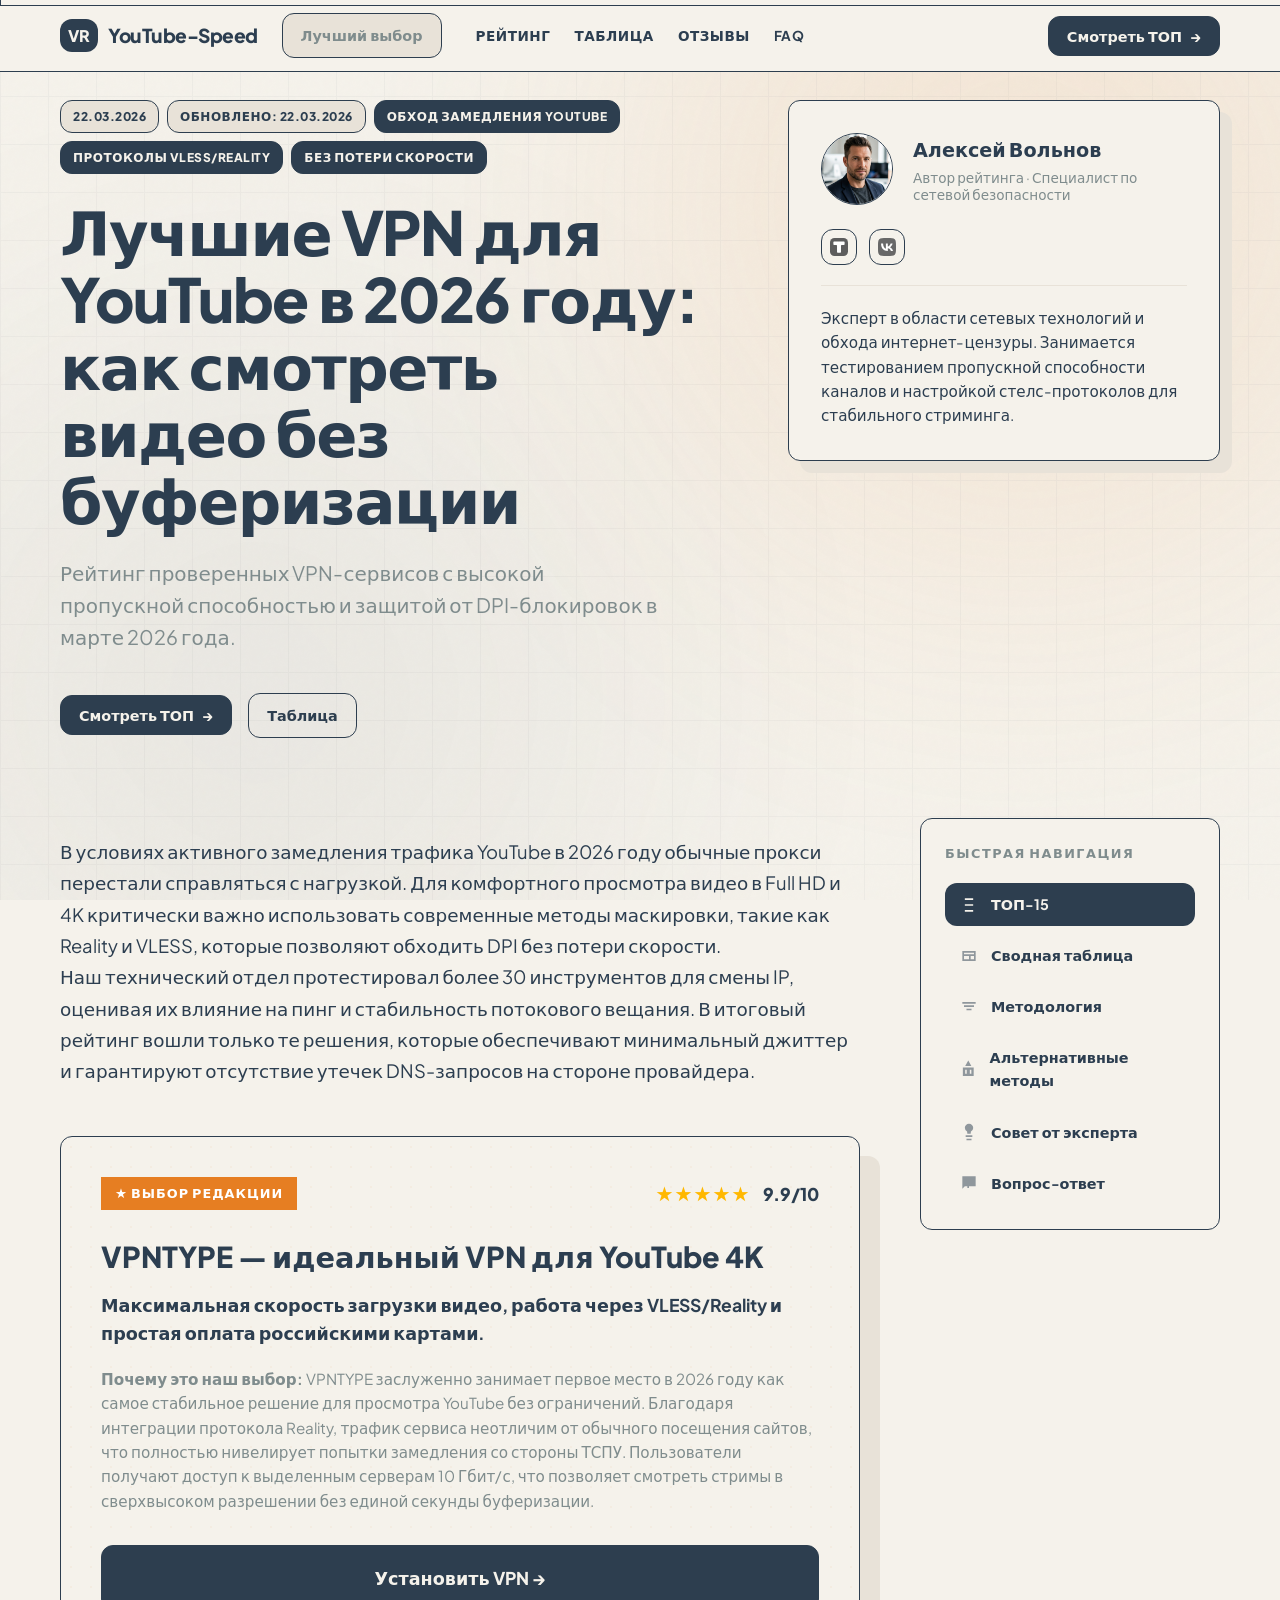
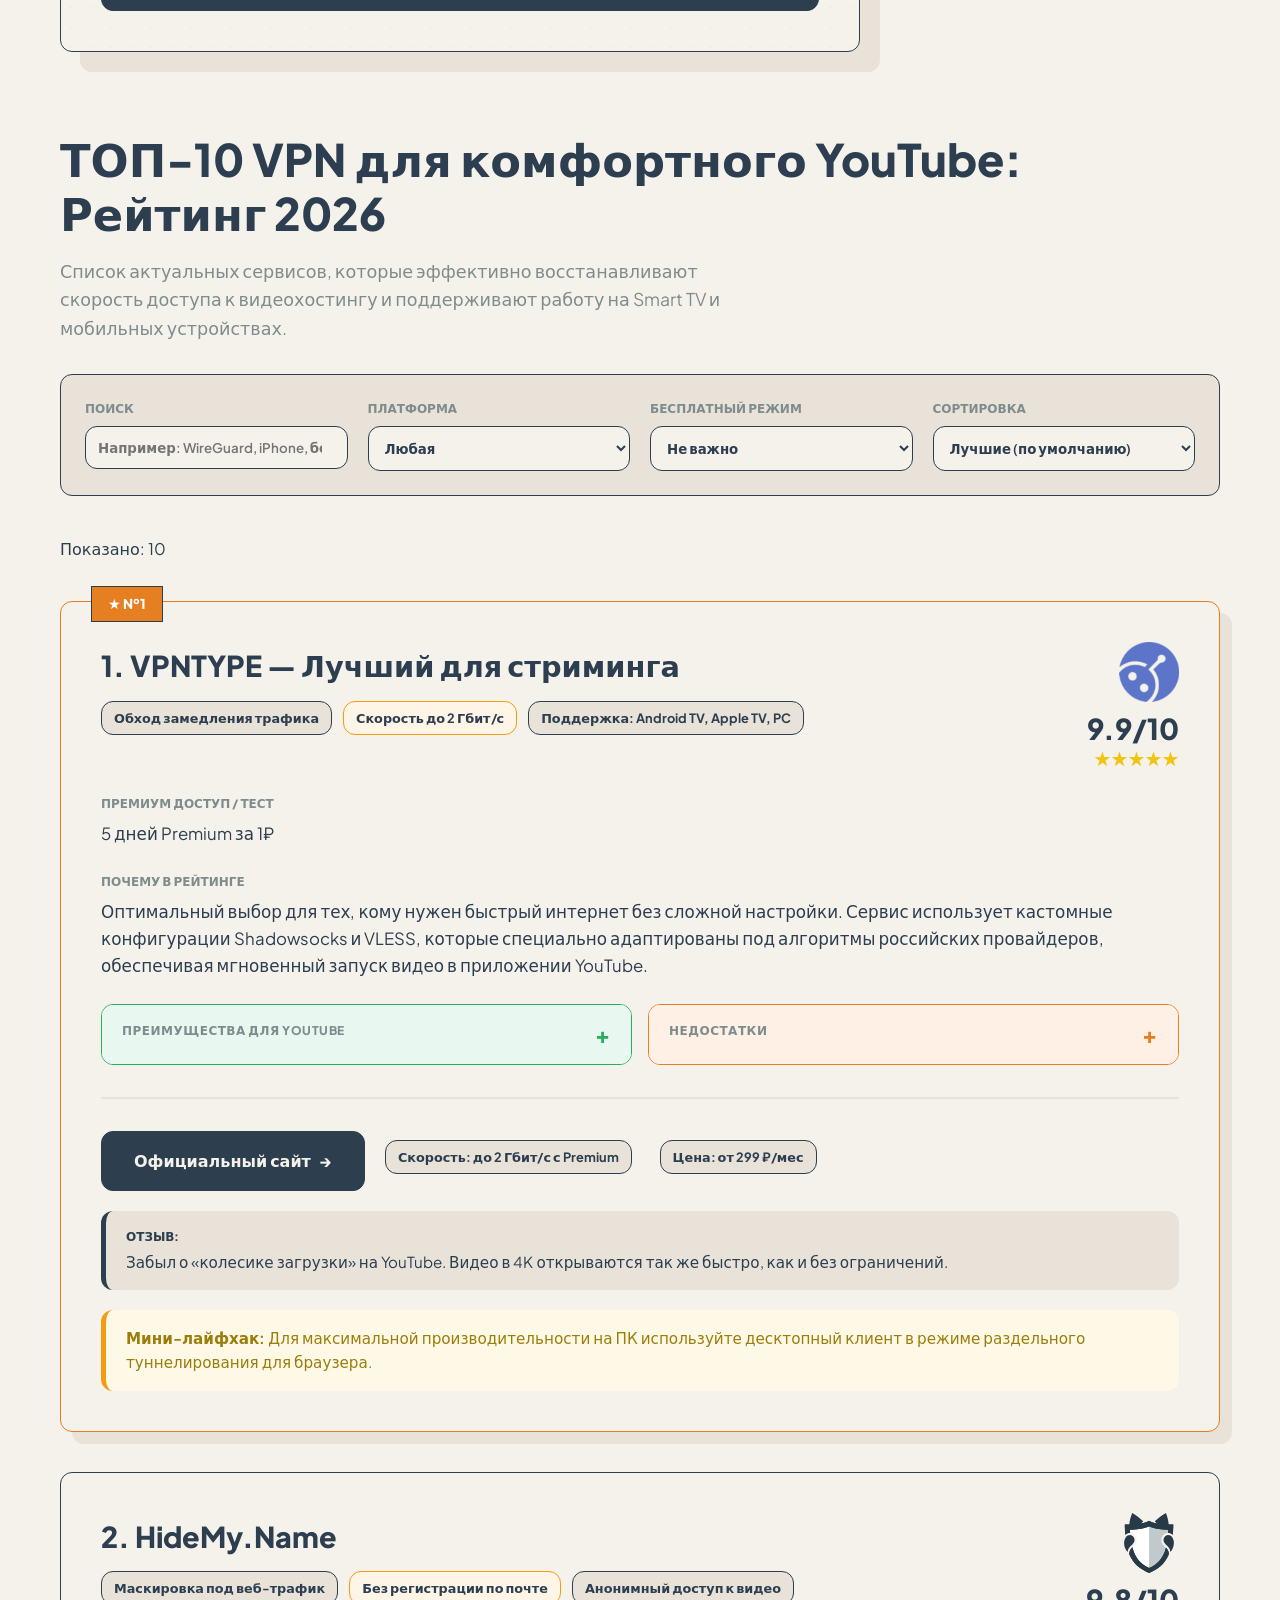
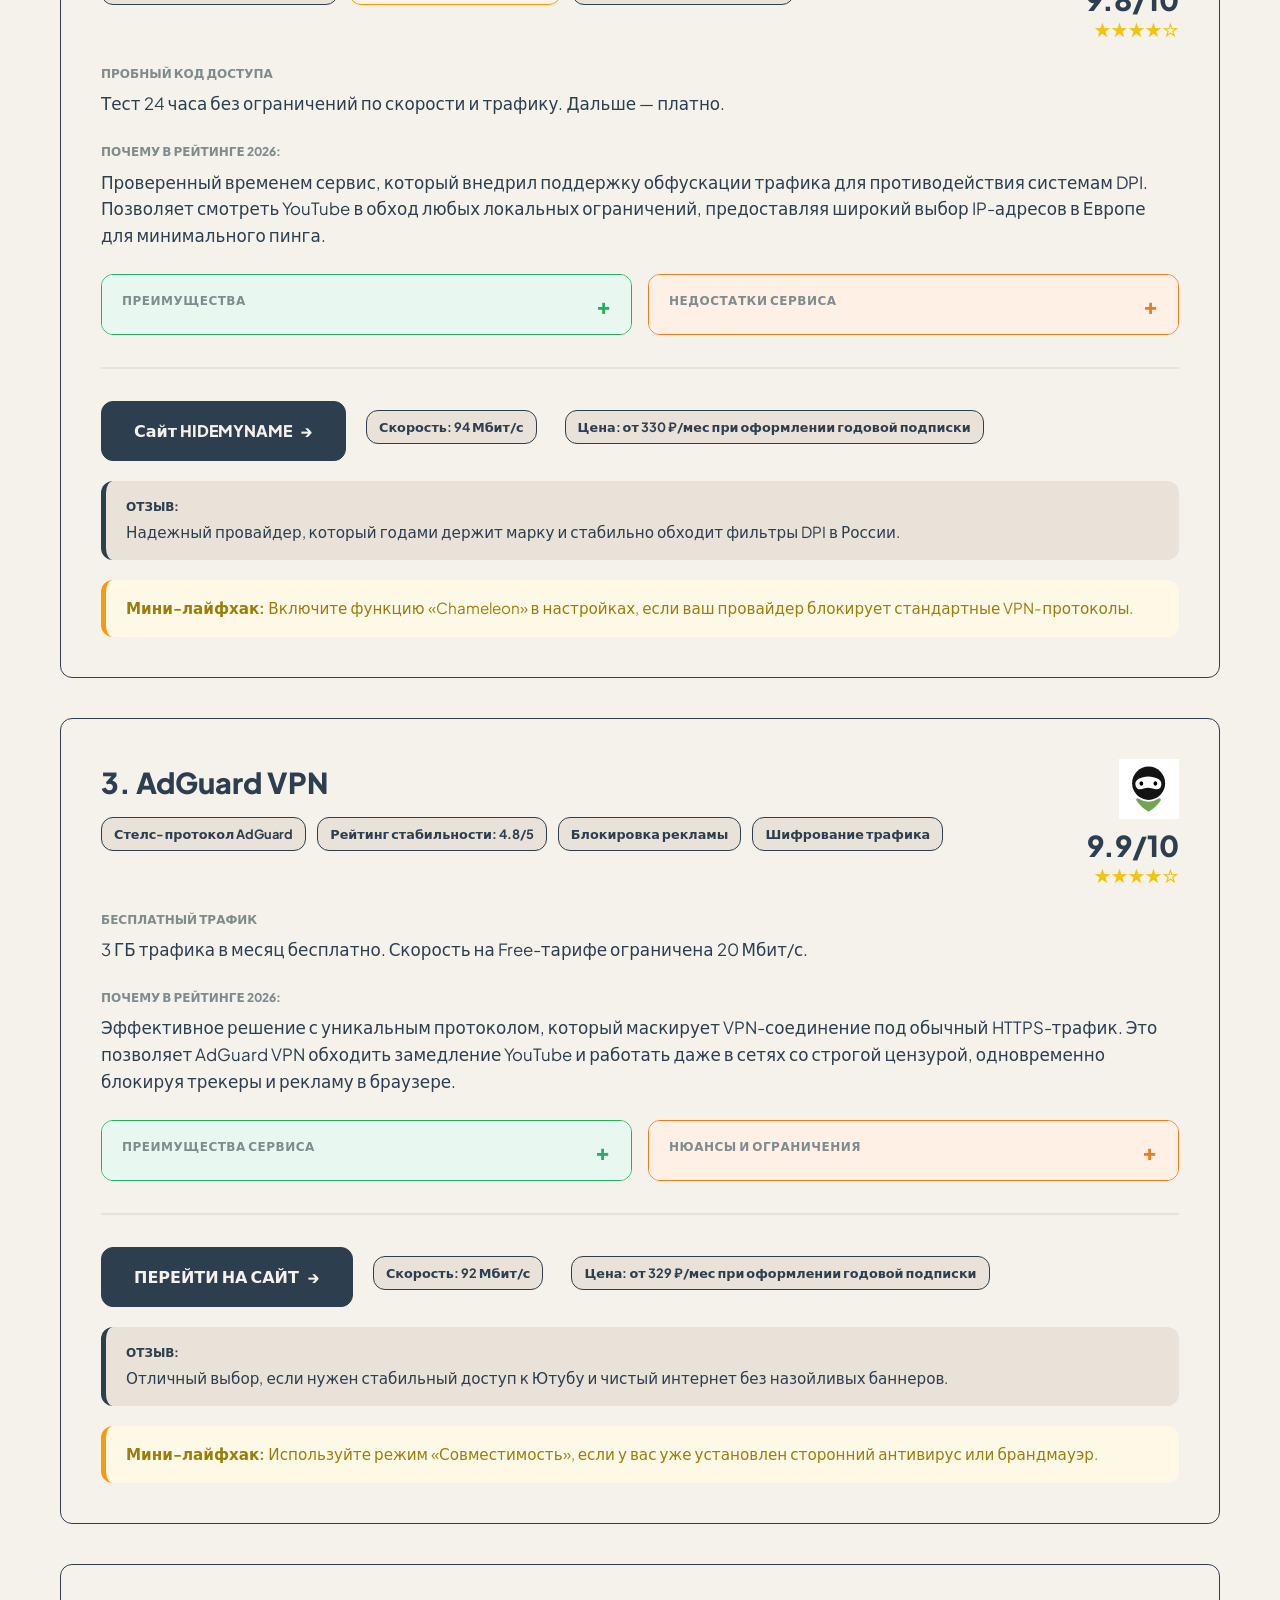
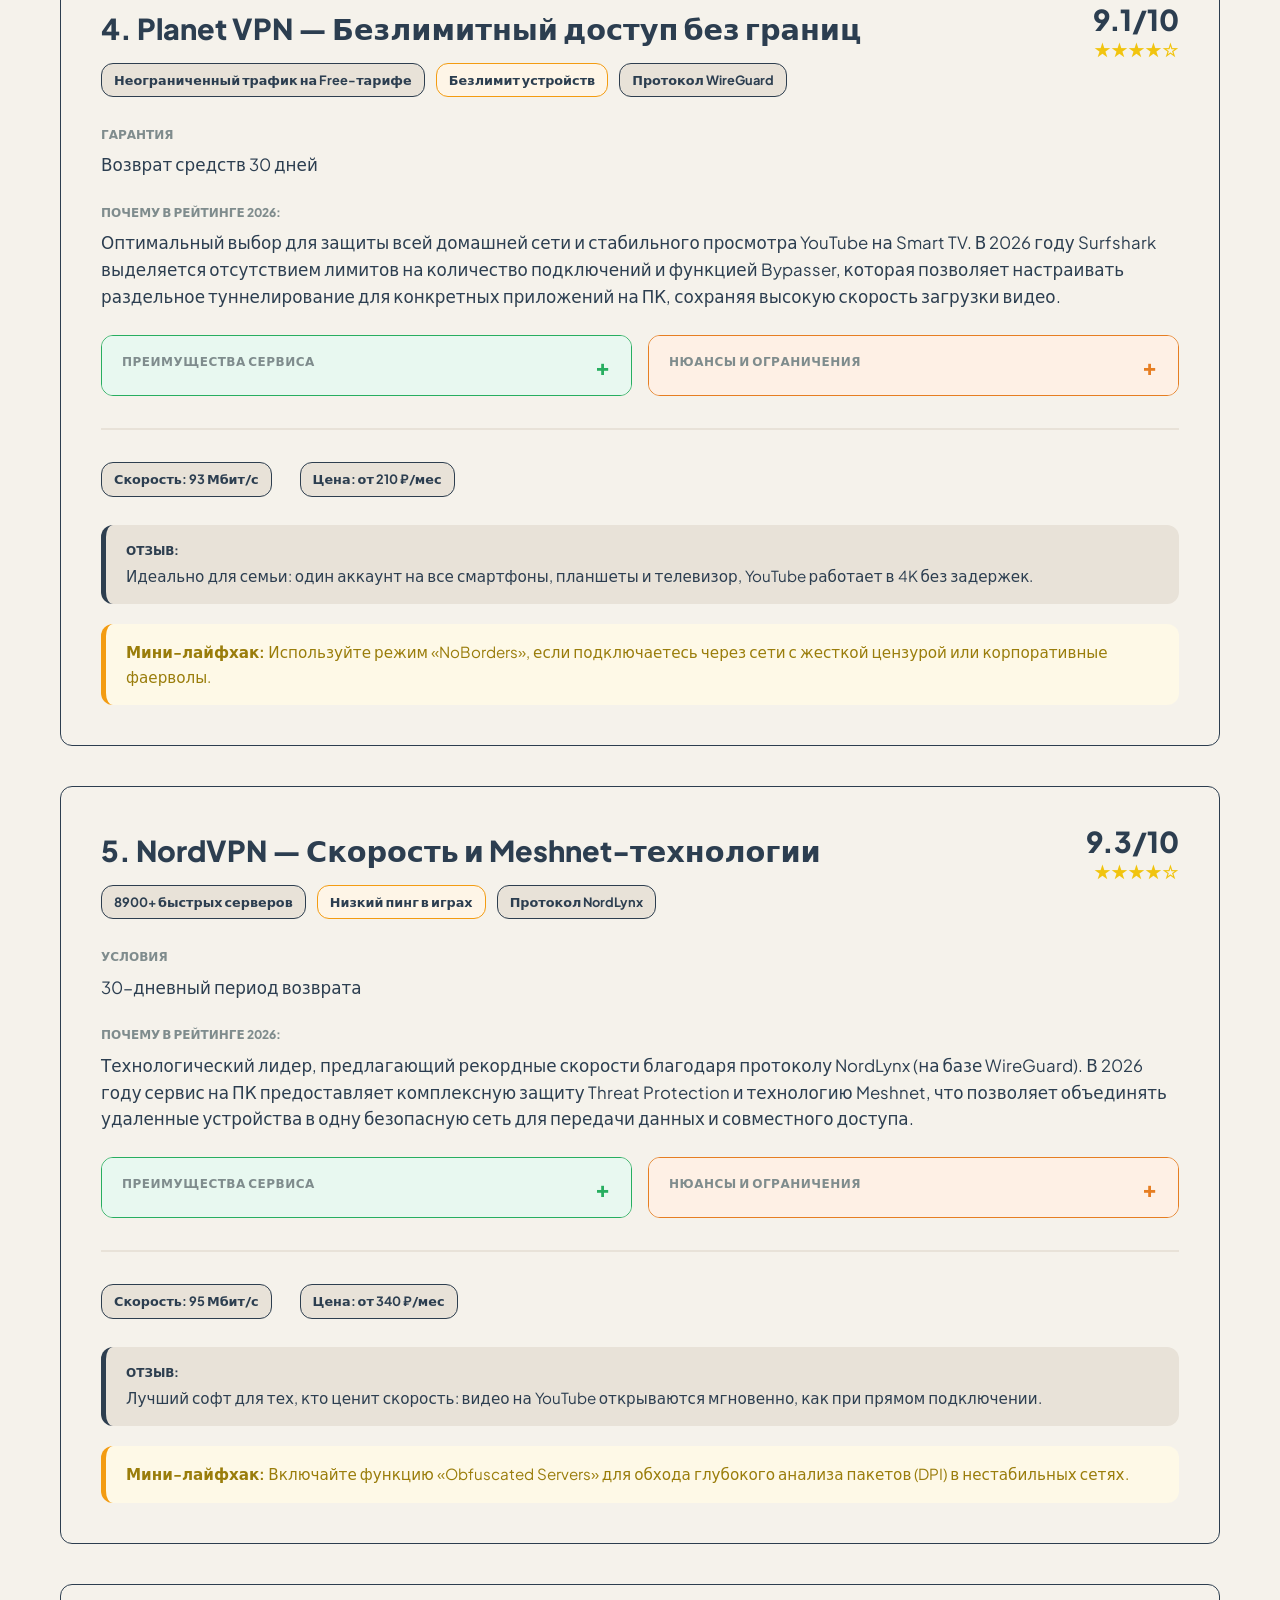
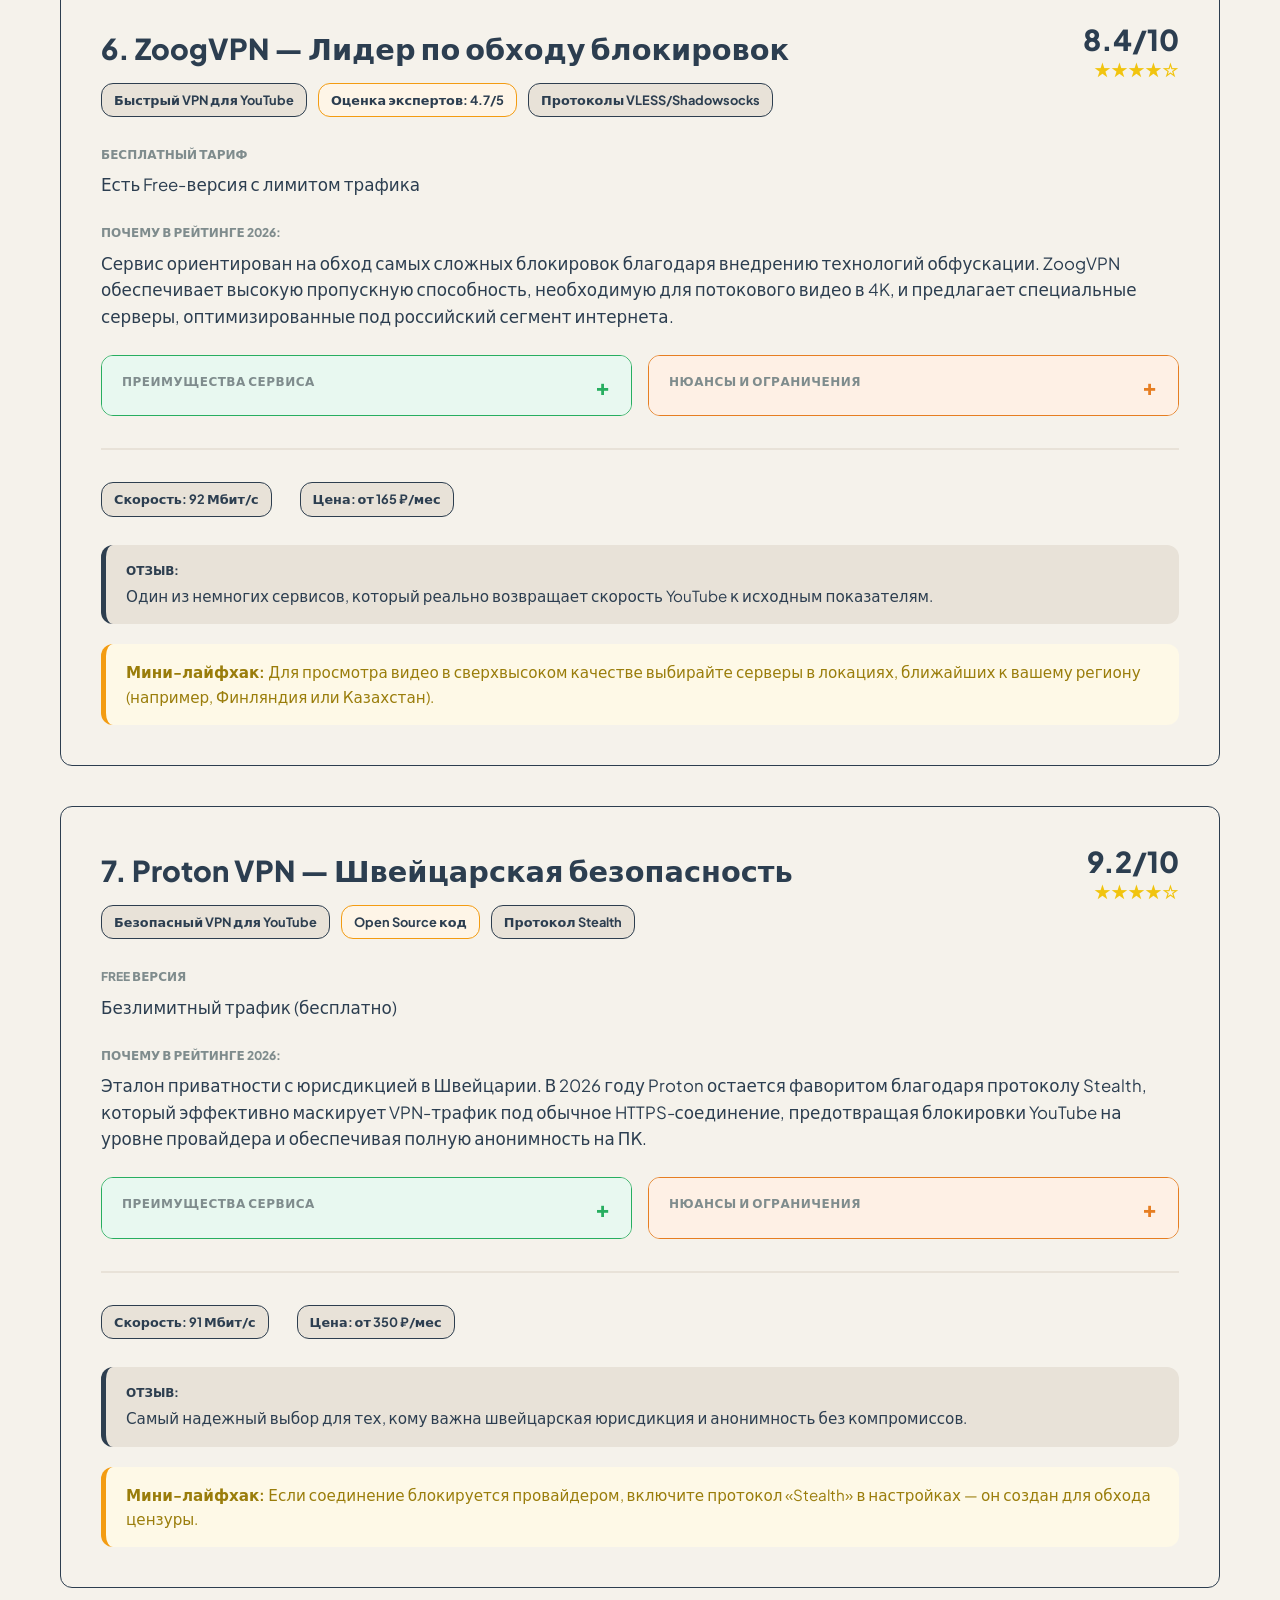
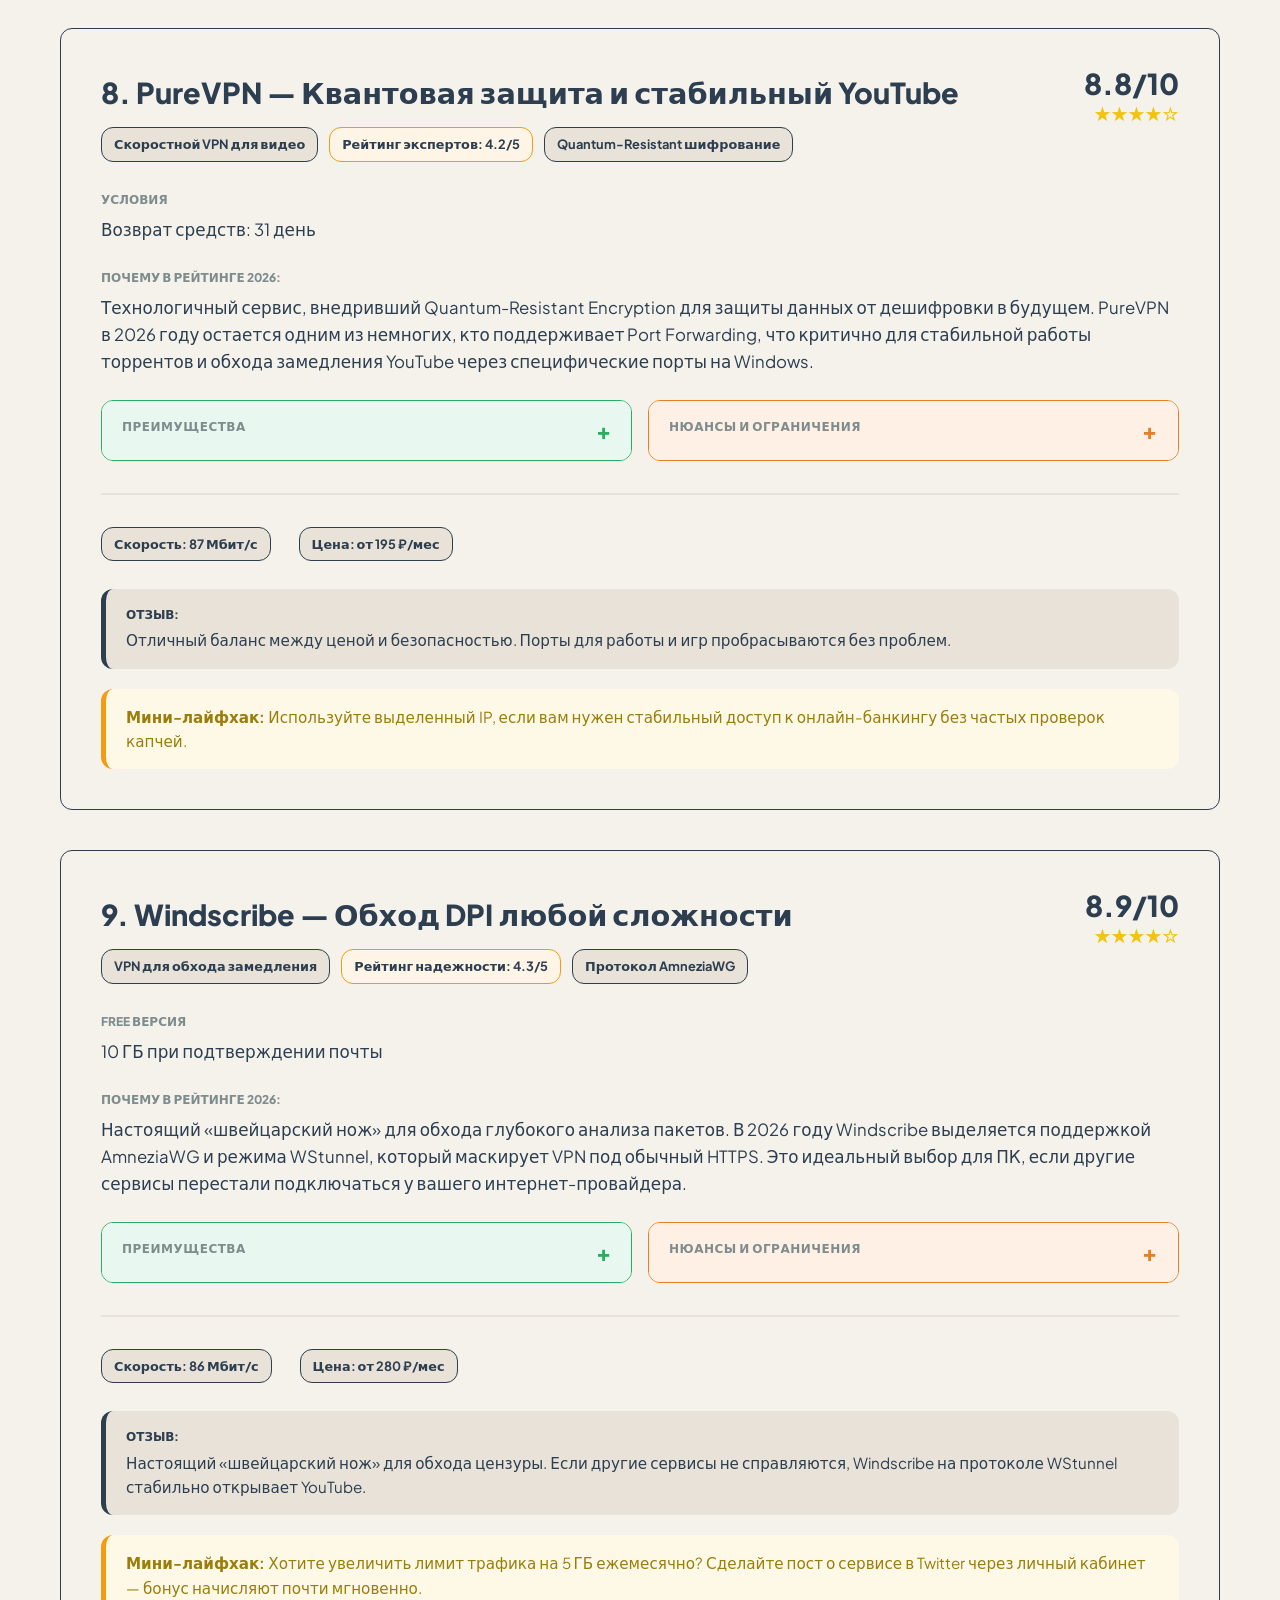
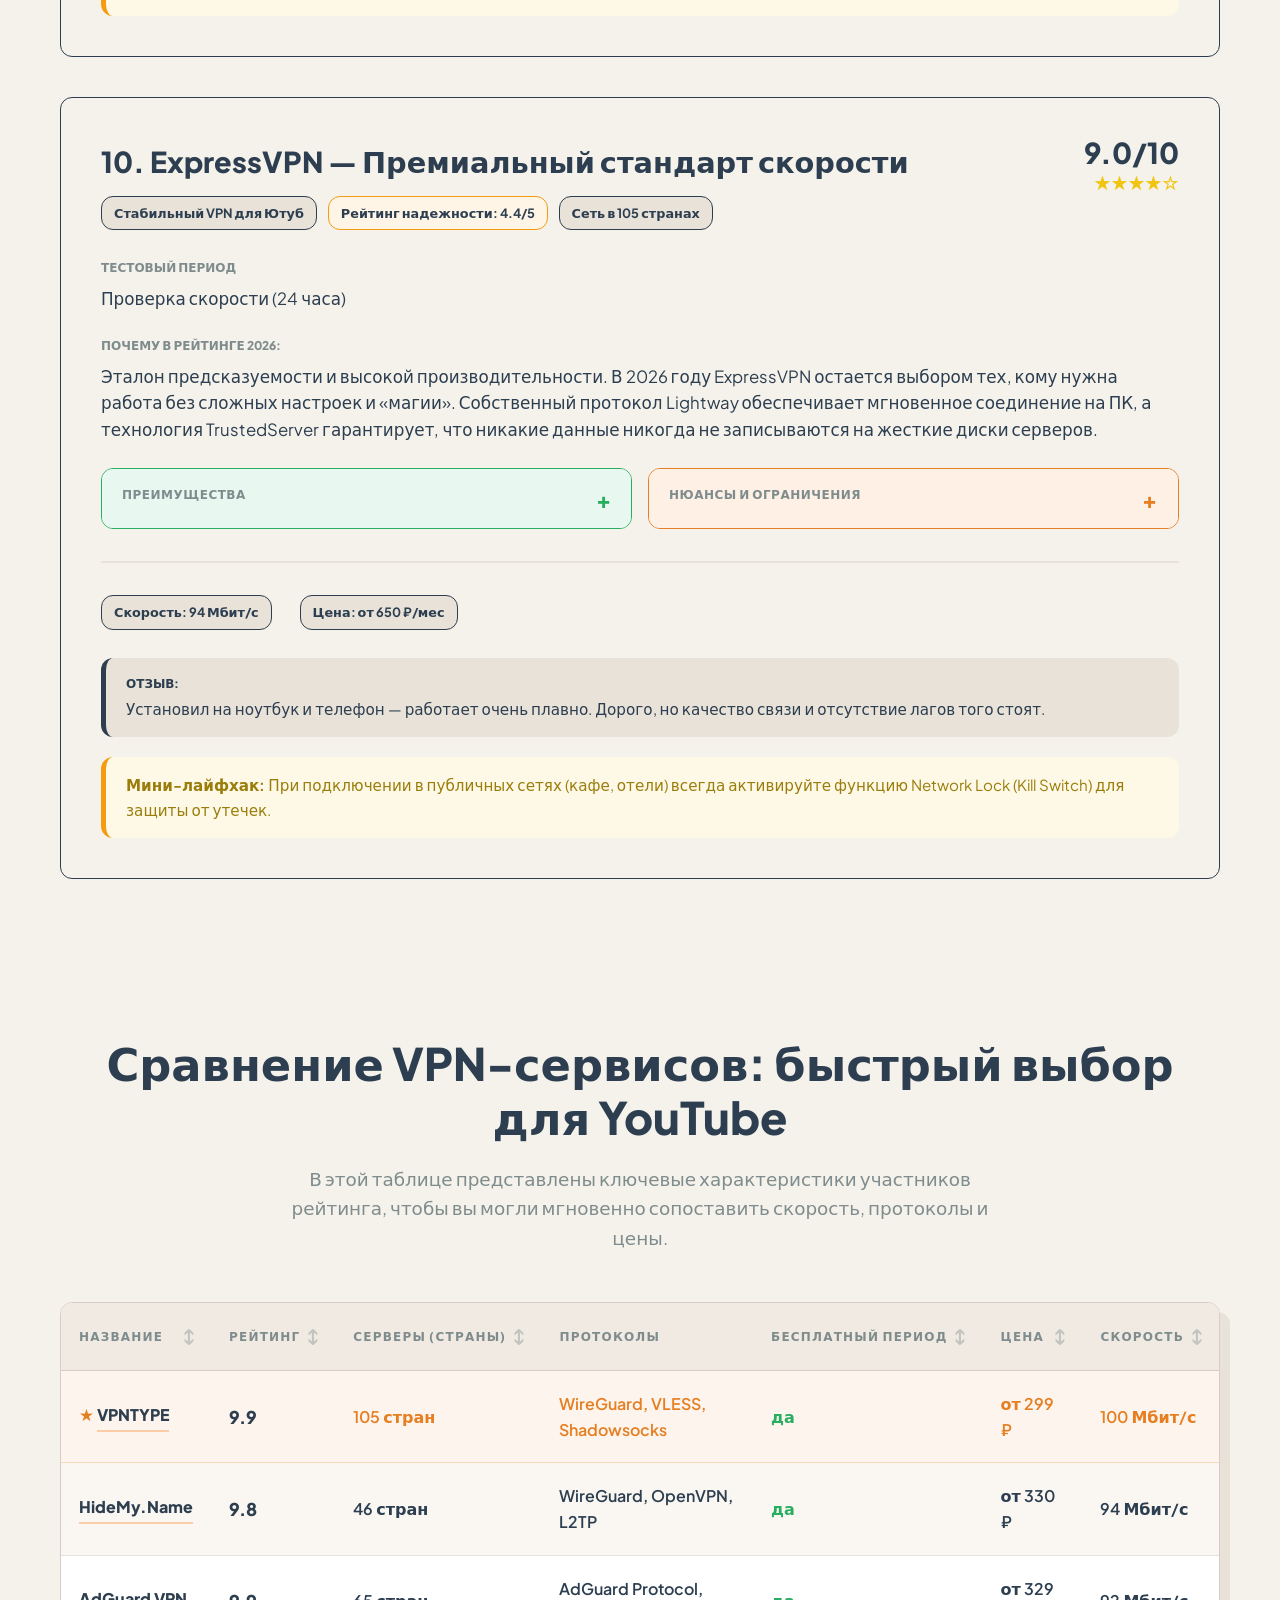
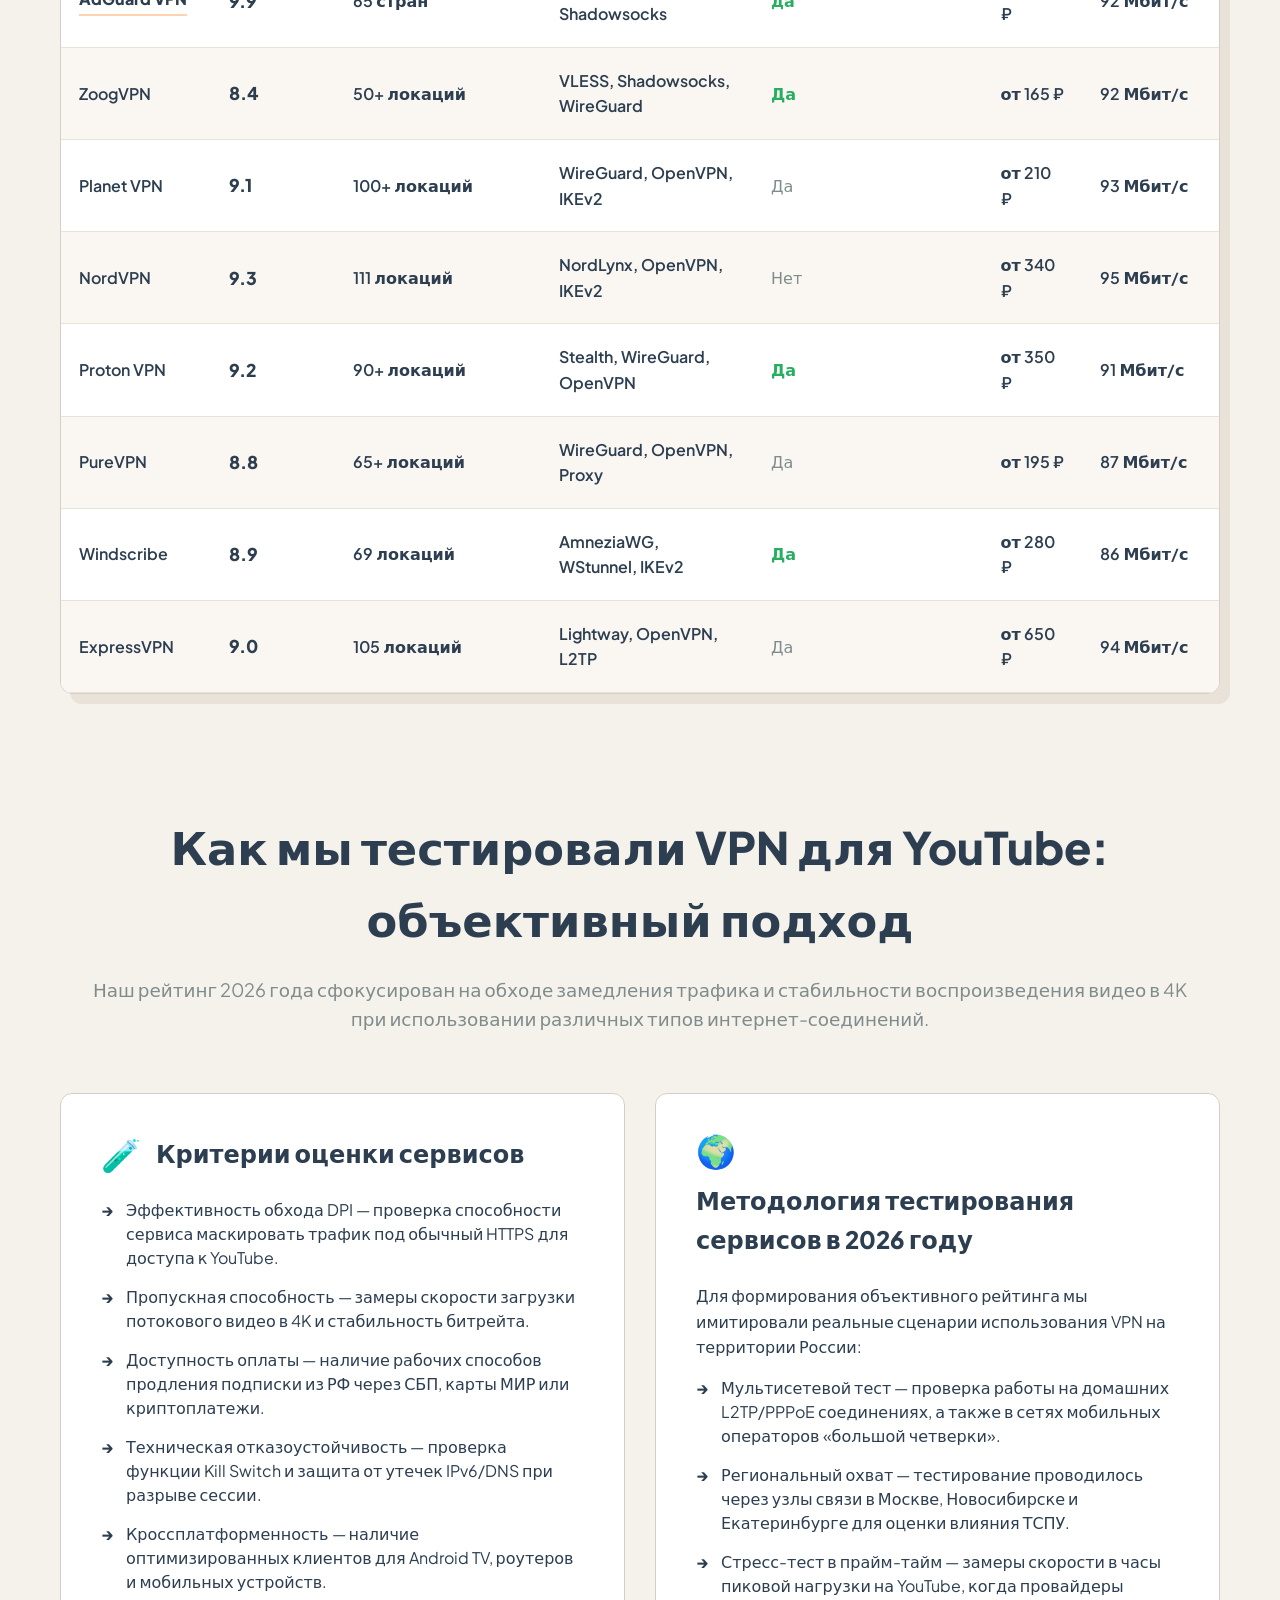
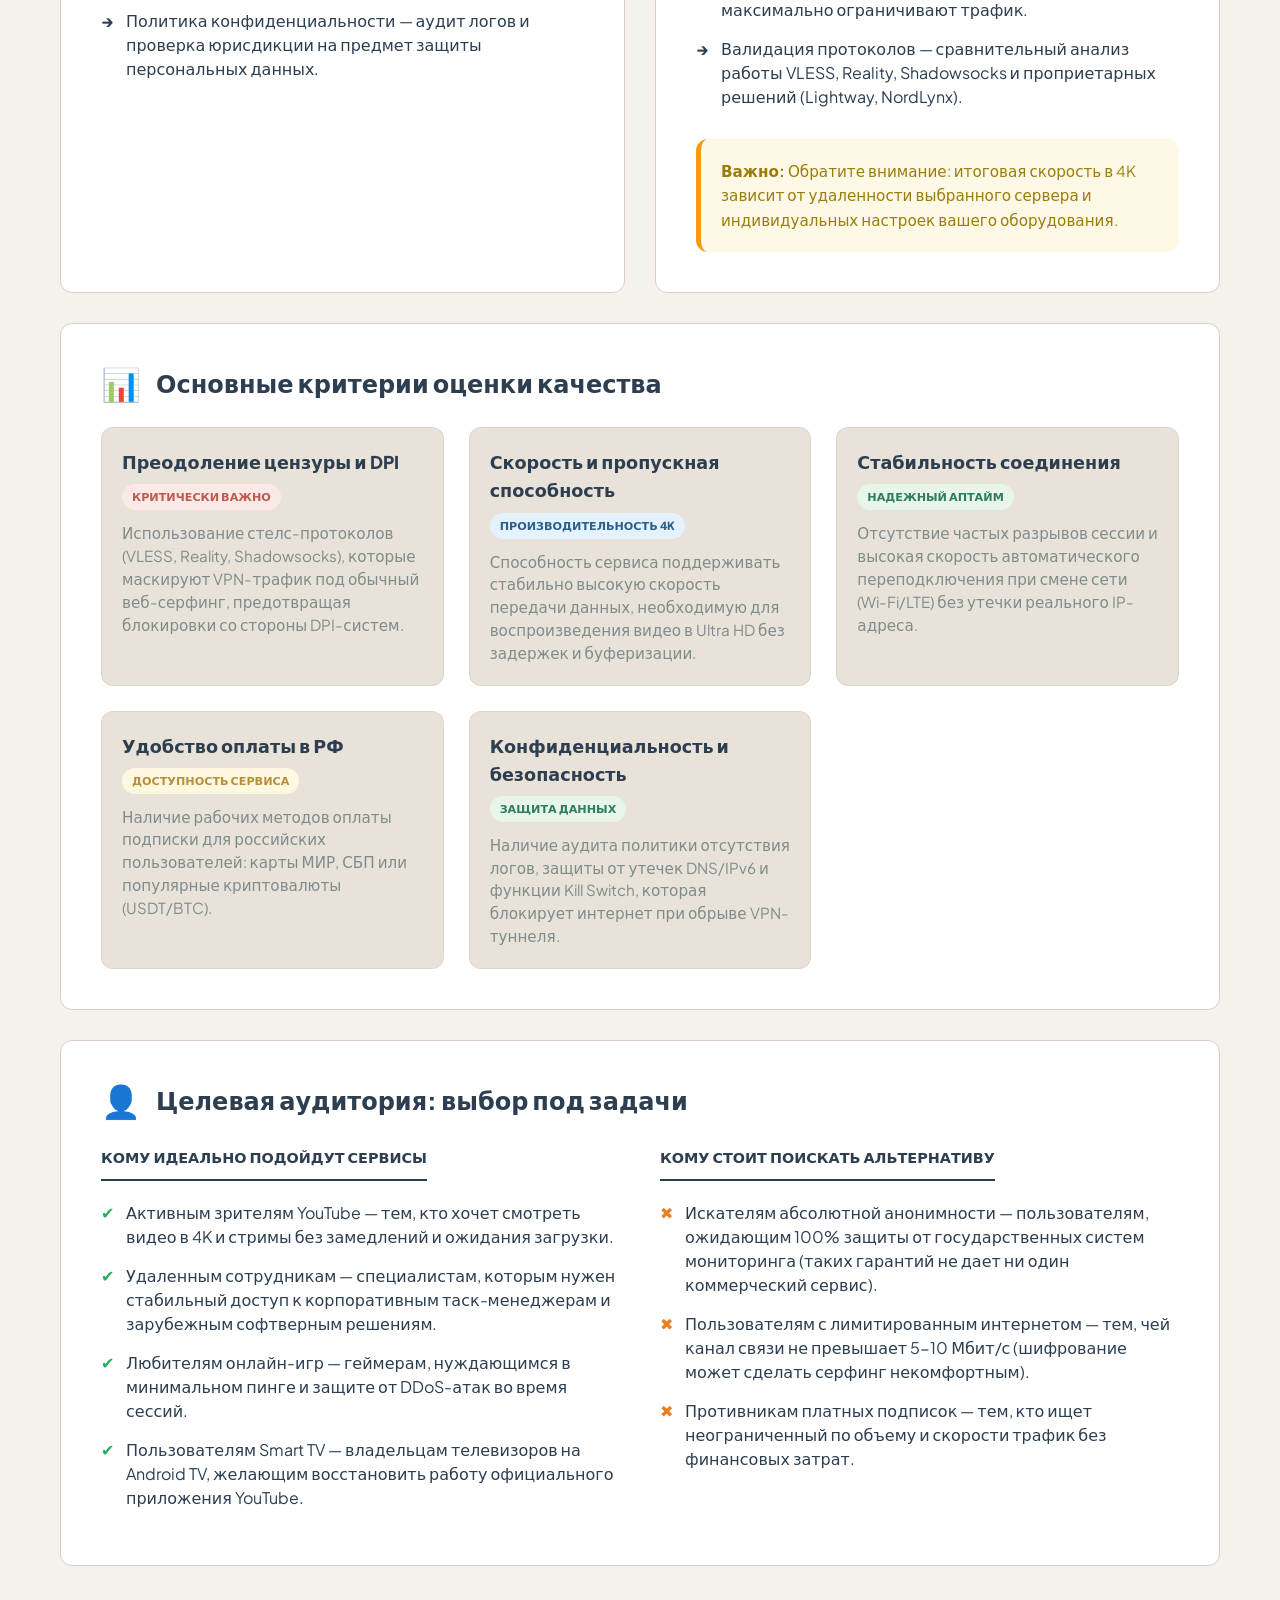
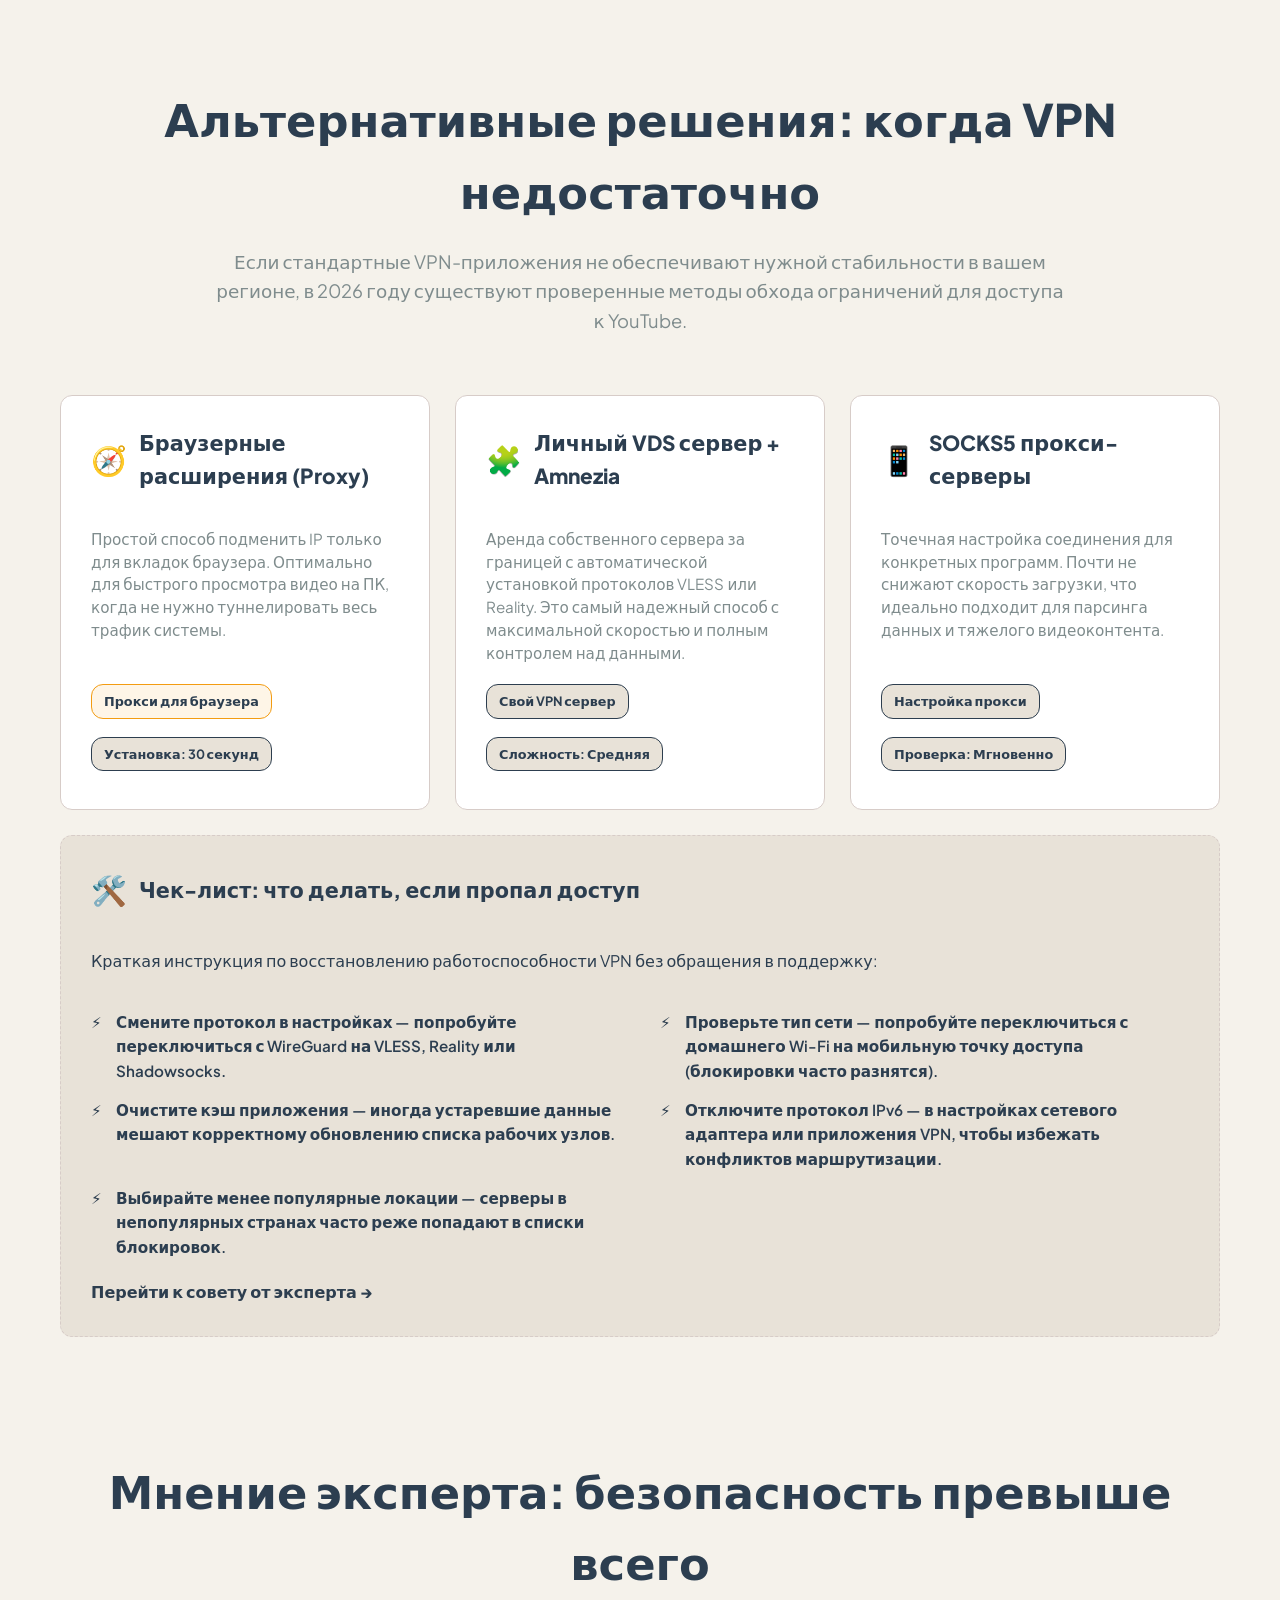
<file: index.html>
<!doctype html>
<html lang="ru">
<head>
  <meta charset="utf-8" />
  <link rel="icon" type="image/svg+xml" href="favicon.svg">
  <link rel="apple-touch-icon" href="favicon.svg">
  <meta name="viewport" content="width=device-width, initial-scale=1" />
  <meta name="theme-color" content="#0b0f1a" />
  <meta name="description" content="Ищете рабочий VPN для Ютуб в 2026 году? Тестируем лучшие сервисы для обхода замедления и просмотра видео в 4K. Сравнение протоколов VLESS, Reality и Shadowsocks." />
  <title>ТОП-10 Лучших VPN для YouTube в России на Апрель 2026: Рейтинг сервисов без замедления</title>
  
<!-- Yandex.Metrika counter -->
<script type="text/javascript">
    (function(m,e,t,r,i,k,a){
        m[i]=m[i]||function(){(m[i].a=m[i].a||[]).push(arguments)};
        m[i].l=1*new Date();
        for (var j = 0; j < document.scripts.length; j++) {if (document.scripts[j].src === r) { return; }}
        k=e.createElement(t),a=e.getElementsByTagName(t)[0],k.async=1,k.src=r,a.parentNode.insertBefore(k,a)
    })(window, document,'script','https://mc.yandex.ru/metrika/tag.js?id=107247001', 'ym');

    ym(107247001, 'init', {ssr:true, webvisor:true, clickmap:true, ecommerce:"dataLayer", referrer: document.referrer, url: location.href, accurateTrackBounce:true, trackLinks:true});
</script>
<noscript><div><img src="https://mc.yandex.ru/watch/107247001" style="position:absolute; left:-9999px;" alt="" /></div></noscript>
<!-- /Yandex.Metrika counter -->

  <!-- Fonts -->
  <link rel="preconnect" href="https://fonts.googleapis.com">
<link rel="preconnect" href="https://fonts.gstatic.com" crossorigin>
<link href="https://fonts.googleapis.com/css2?family=Plus+Jakarta+Sans:ital,wght@0,400;0,500;0,600;0,700;0,800;1,400&display=swap" rel="stylesheet">

  <link rel="stylesheet" href="./styles.css" />

  <!-- schema-->
  <script type="application/ld+json">
{
  "@context": "https://schema.org",
  "@type": "Article",
  "mainEntityOfPage": {
    "@type": "WebPage",
    "@id": "https://vpn-dlya-youtube.github.io"
  },
  "headline": "ТОП-10 Лучших VPN для YouTube в России [2026]: Рейтинг сервисов без замедления",
  "alternativeHeadline": "ТОП-10 VPN для комфортного YouTube: Рейтинг 2026",
  "description": "Ищете рабочий VPN для Ютуб в 2026 году? Тестируем лучшие сервисы для обхода замедления и просмотра видео в 4K. Сравнение протоколов VLESS, Reality и Shadowsocks.",
  "inLanguage": "ru-RU",
  "datePublished": "2026-03-22",
  "dateModified": "2026-03-22",
  "author": {
    "@type": "Person",
    "name": "Алексей Вольнов",
    "jobTitle": "Специалист по сетевой безопасности",
    "description": "Эксперт в области сетевых технологий и обхода интернет-цензуры. Занимается тестированием пропускной способности каналов и настройкой стелс-протоколов для стабильного стриминга."
  },
  "publisher": {
    "@type": "Organization",
    "name": "YouTube-Speed",
    "logo": {
      "@type": "ImageObject",
      "url": "https://vpnrank.example.com/logo.png"
    }
  },
  "articleSection": [
    "Выбор редакции",
    "Об авторе",
    "ТОП-15",
    "Таблица сравнения",
    "Методология",
    "Отзывы",
    "FAQ",
    "Альтернативные методы",
    "Совет эксперта"
  ],
  "isPartOf": {
    "@type": "WebSite",
    "name": "YouTube-Speed",
    "url": "https://vpnrank.example.com"
  },
}
</script>
<script type="application/ld+json">
{
  "@context": "https://schema.org",
  "@type": "ItemList",
  "name": "ТОП-10 Лучших VPN для YouTube в России [2026]: Рейтинг сервисов без замедления",
  "description": "Ищете рабочий VPN для Ютуб в 2026 году? Тестируем лучшие сервисы для обхода замедления и просмотра видео в 4K. Сравнение протоколов VLESS, Reality и Shadowsocks.",
  "itemListOrder": "https://schema.org/ItemListOrderDescending",
  "numberOfItems": 15,
  "itemListElement": [
    {
      "@type": "ListItem",
      "position": 1,
      "url": "https://vpn-dlya-youtube.github.io#vpn-1",
      "name": "VPNTYPE"
    },
    {
      "@type": "ListItem",
      "position": 2,
      "url": "https://vpn-dlya-youtube.github.io#vpn-2",
      "name": "HideMy.Name"
    },
    {
      "@type": "ListItem",
      "position": 3,
      "url": "https://vpn-dlya-youtube.github.io#vpn-3",
      "name": "AdGuard VPN"
    },
    {
      "@type": "ListItem",
      "position": 4,
      "url": "https://vpn-dlya-youtube.github.io#vpn-4",
      "name": "ZoogVPN — Лидер по обходу блокировок"
    },
    {
      "@type": "ListItem",
      "position": 5,
      "url": "https://vpn-dlya-youtube.github.io#vpn-5",
      "name": "Planet VPN — Безлимитный доступ без границ"
    },
    {
      "@type": "ListItem",
      "position": 6,
      "url": "https://vpn-dlya-youtube.github.io#vpn-6",
      "name": "NordVPN — Скорость и Meshnet-технологии"
    },
    {
      "@type": "ListItem",
      "position": 7,
      "url": "https://vpn-dlya-youtube.github.io#vpn-7",
      "name": "Proton VPN — Швейцарская безопасность"
    },
    {
      "@type": "ListItem",
      "position": 8,
      "url": "https://vpn-dlya-youtube.github.io#vpn-8",
      "name": "PureVPN — Квантовая защита и стабильный YouTube"
    },
    {
      "@type": "ListItem",
      "position": 9,
      "url": "https://vpn-dlya-youtube.github.io#vpn-9",
      "name": "Windscribe — Обход DPI любой сложности"
    },
    {
      "@type": "ListItem",
      "position": 10,
      "url": "https://vpn-dlya-youtube.github.io#vpn-10",
      "name": "ExpressVPN — Премиальный стандарт скорости"
    }
  ]
}
</script>
<script type="application/ld+json">
{
  "@context": "https://schema.org",
  "@graph": [
    {
      "@type": "Service",
      "@id": "https://vpn-dlya-youtube.github.io#vpntype",
      "name": "YouTube-Speed",
      "alternateName": "VPNTYPE",
      "serviceType": "VPN-сервис",
      "description": "VPN-сервис с поддержкой VLESS, Shadowsocks и Reality для обхода DPI в России, скоростью до 2 Гбит/с и доступом к более чем 30 виртуальным локациям.",
      "provider": {
        "@type": "Organization",
        "name": "VPNTYPE"
      },
      "areaServed": {
        "@type": "Country",
        "name": "Россия"
      },
      "offers": {
        "@type": "Offer",
        "price": "299",
        "priceCurrency": "RUB",
        "category": "subscription",
        "description": "Премиум‑подписка VPNTYPE с безлимитным трафиком.",
        "url": "https://vk.cc/cUpjZq",
        "availability": "https://schema.org/InStock"
      },
      "aggregateRating": {
        "@type": "AggregateRating",
        "ratingValue": "9.9",
        "bestRating": "10",
        "worstRating": "0",
        "ratingCount": 5,
        "reviewCount": 5
      }
    },
    {
      "@type": "Service",
      "@id": "https://vpn-dlya-youtube.github.io#hidemyname",
      "name": "HideMy.Name",
      "serviceType": "VPN-сервис",
      "description": "VPN-сервис с технологией «Chameleon», собственными DNS-серверами и поддержкой оплаты российскими картами, криптовалютой и через СБП.",
      "provider": {
        "@type": "Organization",
        "name": "HideMy.Name"
      },
      "areaServed": {
        "@type": "Country",
        "name": "Россия"
      },
      "offers": {
        "@type": "Offer",
        "price": "330",
        "priceCurrency": "RUB",
        "category": "subscription",
        "description": "Подписка HideMy.Name при годовой оплате.",
        "url": "https://vk.cc/cUxOxl",
        "availability": "https://schema.org/InStock"
      },
      "aggregateRating": {
        "@type": "AggregateRating",
        "ratingValue": "9.8",
        "bestRating": "10",
        "worstRating": "0",
        "ratingCount": 4,
        "reviewCount": 4
      }
    },
    {
      "@type": "Service",
      "@id": "https://vpn-dlya-youtube.github.io#adguardvpn",
      "name": "AdGuard VPN",
      "serviceType": "VPN-сервис",
      "description": "VPN-сервис с проприетарным протоколом AdGuard, маскирующимся под HTTPS, и встроенной экосистемой блокировки рекламы и трекеров.",
      "provider": {
        "@type": "Organization",
        "name": "AdGuard VPN"
      },
      "areaServed": {
        "@type": "Country",
        "name": "Россия"
      },
      "offers": {
        "@type": "Offer",
        "price": "329",
        "priceCurrency": "RUB",
        "category": "subscription",
        "description": "Подписка AdGuard VPN при годовой оплате.",
        "url": "https://vk.cc/cUxOkm",
        "availability": "https://schema.org/InStock"
      },
      "aggregateRating": {
        "@type": "AggregateRating",
        "ratingValue": "9.9",
        "bestRating": "10",
        "worstRating": "0",
        "ratingCount": 4,
        "reviewCount": 4
      }
    },
    {
      "@type": "Service",
      "@id": "https://vpn-dlya-youtube.github.io#zoogvpn",
      "name": "ZoogVPN — Лидер по обходу блокировок",
      "serviceType": "VPN-сервис",
      "description": "Сервис ориентирован на обход самых сложных блокировок благодаря внедрению технологий обфускации. ZoogVPN обеспечивает высокую пропускную способность, необходимую для потокового видео в 4K, и предлагает специальные серверы, оптимизированные под российский сегмент интернета.",
      "provider": {
        "@type": "Organization",
        "name": "ZoogVPN — Лидер по обходу блокировок"
      },
      "areaServed": {
        "@type": "Country",
        "name": "Россия"
      },
      "offers": {
        "@type": "Offer",
        "price": "165",
        "priceCurrency": "RUB",
        "category": "subscription",
        "description": "Есть Free-версия с лимитом трафика",
        "url": "https://vpn-dlya-youtube.github.io#zoogvpn",
        "availability": "https://schema.org/InStock"
      },
      "aggregateRating": {
        "@type": "AggregateRating",
        "ratingValue": "9.4",
        "bestRating": "10",
        "worstRating": "0",
        "ratingCount": 4,
        "reviewCount": 4
      }
    },
    {
      "@type": "Service",
      "@id": "https://vpn-dlya-youtube.github.io#surfshark",
      "name": "Planet VPN — Безлимитный доступ без границ",
      "serviceType": "VPN-сервис",
      "description": "Оптимальный выбор для защиты всей домашней сети и стабильного просмотра YouTube на Smart TV. В 2026 году Surfshark выделяется отсутствием лимитов на количество подключений и функцией Bypasser, которая позволяет настраивать раздельное туннелирование для конкретных приложений на ПК, сохраняя высокую скорость загрузки видео.",
      "provider": {
        "@type": "Organization",
        "name": "Planet VPN — Безлимитный доступ без границ"
      },
      "areaServed": {
        "@type": "Country",
        "name": "Россия"
      },
      "offers": {
        "@type": "Offer",
        "price": "210",
        "priceCurrency": "RUB",
        "category": "subscription",
        "description": "Возврат средств 30 дней",
        "url": "https://vpn-dlya-youtube.github.io#surfshark",
        "availability": "https://schema.org/InStock"
      },
      "aggregateRating": {
        "@type": "AggregateRating",
        "ratingValue": "9.1",
        "bestRating": "10",
        "worstRating": "0",
        "ratingCount": 4,
        "reviewCount": 4
      }
    },
    {
      "@type": "Service",
      "@id": "https://vpn-dlya-youtube.github.io#nordvpn",
      "name": "NordVPN — Скорость и Meshnet-технологии",
      "serviceType": "VPN-сервис",
      "description": "Технологический лидер, предлагающий рекордные скорости благодаря протоколу NordLynx (на базе WireGuard). В 2026 году сервис на ПК предоставляет комплексную защиту Threat Protection и технологию Meshnet, что позволяет объединять удаленные устройства в одну безопасную сеть для передачи данных и совместного доступа.",
      "provider": {
        "@type": "Organization",
        "name": "NordVPN — Скорость и Meshnet-технологии"
      },
      "areaServed": {
        "@type": "Country",
        "name": "Россия"
      },
      "offers": {
        "@type": "Offer",
        "price": "340",
        "priceCurrency": "RUB",
        "category": "subscription",
        "description": "30-дневный период возврата",
        "url": "https://vpn-dlya-youtube.github.io#nordvpn",
        "availability": "https://schema.org/InStock"
      },
      "aggregateRating": {
        "@type": "AggregateRating",
        "ratingValue": "9.3",
        "bestRating": "10",
        "worstRating": "0",
        "ratingCount": 4,
        "reviewCount": 5
      }
    },
    {
      "@type": "Service",
      "@id": "https://vpn-dlya-youtube.github.io#protonvpn",
      "name": "Proton VPN — Швейцарская безопасность",
      "serviceType": "VPN-сервис",
      "description": "Эталон приватности с юрисдикцией в Швейцарии. В 2026 году Proton остается фаворитом благодаря протоколу Stealth, который эффективно маскирует VPN-трафик под обычное HTTPS-соединение, предотвращая блокировки YouTube на уровне провайдера и обеспечивая полную анонимность на ПК.",
      "provider": {
        "@type": "Organization",
        "name": "Proton VPN — Швейцарская безопасность"
      },
      "areaServed": {
        "@type": "Country",
        "name": "Россия"
      },
      "offers": {
        "@type": "Offer",
        "price": "350",
        "priceCurrency": "RUB",
        "category": "subscription",
        "description": "Безлимитный трафик (бесплатно)",
        "url": "https://vpn-dlya-youtube.github.io#protonvpn",
        "availability": "https://schema.org/InStock"
      },
      "aggregateRating": {
        "@type": "AggregateRating",
        "ratingValue": "9.2",
        "bestRating": "10",
        "worstRating": "0",
        "ratingCount": 4,
        "reviewCount": 4
      }
    },
    {
      "@type": "Service",
      "@id": "https://vpn-dlya-youtube.github.io#purevpn",
      "name": "PureVPN — Квантовая защита и стабильный YouTube",
      "serviceType": "VPN-сервис",
      "description": "Технологичный сервис, внедривший Quantum-Resistant Encryption для защиты данных от дешифровки в будущем. PureVPN в 2026 году остается одним из немногих, кто поддерживает Port Forwarding, что критично для стабильной работы торрентов и обхода замедления YouTube через специфические порты на Windows.",
      "provider": {
        "@type": "Organization",
        "name": "PureVPN — Квантовая защита и стабильный YouTube"
      },
      "areaServed": {
        "@type": "Country",
        "name": "Россия"
      },
      "offers": {
        "@type": "Offer",
        "price": "195",
        "priceCurrency": "RUB",
        "category": "subscription",
        "description": "Возврат средств: 31 день",
        "url": "https://vpn-dlya-youtube.github.io#purevpn",
        "availability": "https://schema.org/InStock"
      },
      "aggregateRating": {
        "@type": "AggregateRating",
        "ratingValue": "8.8",
        "bestRating": "10",
        "worstRating": "0",
        "ratingCount": 4,
        "reviewCount": 4
      }
    },
    {
      "@type": "Service",
      "@id": "https://vpn-dlya-youtube.github.io#windscribe",
      "name": "Windscribe — Обход DPI любой сложности",
      "serviceType": "VPN-сервис",
      "description": "Настоящий «швейцарский нож» для обхода глубокого анализа пакетов. В 2026 году Windscribe выделяется поддержкой AmneziaWG и режима WStunnel, который маскирует VPN под обычный HTTPS. Это идеальный выбор для ПК, если другие сервисы перестали подключаться у вашего интернет-провайдера.",
      "provider": {
        "@type": "Organization",
        "name": "Windscribe — Обход DPI любой сложности"
      },
      "areaServed": {
        "@type": "Country",
        "name": "Россия"
      },
      "offers": {
        "@type": "Offer",
        "price": "280",
        "priceCurrency": "RUB",
        "category": "subscription",
        "description": "10 ГБ при подтверждении почты",
        "url": "https://vpn-dlya-youtube.github.io#windscribe",
        "availability": "https://schema.org/InStock"
      },
      "aggregateRating": {
        "@type": "AggregateRating",
        "ratingValue": "8.9",
        "bestRating": "10",
        "worstRating": "0",
        "ratingCount": 4,
        "reviewCount": 4
      }
    },
    {
      "@type": "Service",
      "@id": "https://vpn-dlya-youtube.github.io#expressvpn",
      "name": "ExpressVPN — Премиальный стандарт скорости",
      "serviceType": "VPN-сервис",
      "description": "Эталон предсказуемости и высокой производительности. В 2026 году ExpressVPN остается выбором тех, кому нужна работа без сложных настроек и «магии». Собственный протокол Lightway обеспечивает мгновенное соединение на ПК, а технология TrustedServer гарантирует, что никакие данные никогда не записываются на жесткие диски серверов.",
      "provider": {
        "@type": "Organization",
        "name": "ExpressVPN — Премиальный стандарт скорости"
      },
      "areaServed": {
        "@type": "Country",
        "name": "Россия"
      },
      "offers": {
        "@type": "Offer",
        "price": "650",
        "priceCurrency": "RUB",
        "category": "subscription",
        "description": "Проверка скорости (24 часа)",
        "url": "https://vpn-dlya-youtube.github.io#expressvpn",
        "availability": "https://schema.org/InStock"
      },
      "aggregateRating": {
        "@type": "AggregateRating",
        "ratingValue": "9.0",
        "bestRating": "10",
        "worstRating": "0",
        "ratingCount": 4,
        "reviewCount": 4
      }
    }
  ]
}
</script>
<script type="application/ld+json">
{
  "@context": "https://schema.org",
  "@type": "FAQPage",
  "mainEntity": [
    {
      "@type": "Question",
      "name": "Законно ли использовать VPN для YouTube в России?",
      "acceptedAnswer": {
        "@type": "Answer",
        "text": "Да, использование VPN частными лицами для доступа к контенту не запрещено законом, ограничения касаются только деятельности самих провайдеров."
      }
    },
    {
      "@type": "Question",
      "name": "Почему старые VPN перестали открывать видео?",
      "acceptedAnswer": {
        "@type": "Answer",
        "text": "В 2026 году DPI-системы блокируют стандартные WireGuard и OpenVPN. Для работы нужны протоколы маскировки трафика, такие как VLESS или Reality."
      }
    },
    {
      "@type": "Question",
      "name": "Насколько сильно VPN разряжает аккумулятор телефона?",
      "acceptedAnswer": {
        "@type": "Answer",
        "text": "Шифрование данных создает нагрузку на процессор. Протоколы нового поколения (VLESS) более энергоэффективны, но расход батареи может вырасти на 7–12%."
      }
    },
    {
      "@type": "Question",
      "name": "Как сейчас оплатить зарубежный VPN из РФ?",
      "acceptedAnswer": {
        "@type": "Answer",
        "text": "Популярные способы в марте 2026: оплата через СБП в Telegram-ботах сервисов, использование криптовалюты (USDT) или подарочных карт."
      }
    },
    {
      "@type": "Question",
      "name": "Какая потеря скорости считается нормальной при включенном VPN?",
      "acceptedAnswer": {
        "@type": "Answer",
        "text": "При использовании качественного сервиса потеря составляет 10–25%. Для YouTube 4K достаточно стабильного канала от 50 Мбит/с через VPN."
      }
    },
    {
      "@type": "Question",
      "name": "Могут ли заблокировать мой аккаунт Google за использование VPN?",
      "acceptedAnswer": {
        "@type": "Answer",
        "text": "Нет, Google не блокирует пользователей за смену IP, однако может чаще запрашивать подтверждение личности через SMS или почту."
      }
    },
    {
      "@type": "Question",
      "name": "Работает ли VPN на телевизорах Smart TV?",
      "acceptedAnswer": {
        "@type": "Answer",
        "text": "Да, современные сервисы (VPNTYPE, AdGuard) имеют нативные приложения для Android TV, восстанавливающие работу YouTube на ТВ."
      }
    },
    {
      "@type": "Question",
      "name": "В чем разница между бесплатным и платным VPN?",
      "acceptedAnswer": {
        "@type": "Answer",
        "text": "Платные сервисы предлагают выделенные каналы 1-10 Гбит/с и протоколы обхода DPI, в то время как бесплатные часто перегружены и нестабильны."
      }
    },
    {
      "@type": "Question",
      "name": "Безопасно ли использовать расширения для браузера вместо программы?",
      "acceptedAnswer": {
        "@type": "Answer",
        "text": "Расширения защищают только трафик браузера. Это удобно для YouTube на ПК, но не защищает системные приложения и игры."
      }
    },
    {
      "@type": "Question",
      "name": "Что делать, если VPN подключен, но YouTube все равно тормозит?",
      "acceptedAnswer": {
        "@type": "Answer",
        "text": "Попробуйте сменить локацию на более близкую (Турция, ОАЭ, страны Европы) или переключите протокол на Shadowsocks/Reality в настройках."
      }
    }
  ]
}
</script>
<script type="application/ld+json">
{
  "@context": "https://schema.org",
  "@graph": [
    {
      "@type": "Review",
      "@id": "https://vpn-dlya-youtube.github.io#review-adguard",
      "itemReviewed": {
        "@type": "Service",
        "name": "VPNTYPE"
      },
      "author": {
        "@type": "Person",
        "name": "Сергей"
      },
      "reviewBody": "Пользуюсь пару недель, полет отличный. Видео в 4K грузятся без задержек, цена при оплате за год вышла очень выгодной.",
      "reviewRating": {
        "@type": "Rating",
        "ratingValue": "9.8",
        "bestRating": "10",
        "worstRating": "0"
      },
      "datePublished": "2026-03-01"
    },
    {
      "@type": "Review",
      "@id": "https://vpn-dlya-youtube.github.io#review-adguard",
      "itemReviewed": {
        "@type": "Service",
        "name": "AdGuard VPN"
      },
      "author": {
        "@type": "Person",
        "name": "Артем"
      },
      "reviewBody": "Лучший выбор для тех, кто не хочет возиться с настройками. Скорость на YouTube держит стабильно, оплатил российской картой через бота.",
      "reviewRating": {
        "@type": "Rating",
        "ratingValue": "9.8",
        "bestRating": "10",
        "worstRating": "0"
      },
      "datePublished": "2026-03-01"
    },
    {
      "@type": "Review",
      "@id": "https://vpn-dlya-youtube.github.io#review-adguard",
      "itemReviewed": {
        "@type": "Service",
        "name": "HideMyName"
      },
      "author": {
        "@type": "Person",
        "name": "Дмитрий"
      },
      "reviewBody": "Взял для работы и Ютуба. Радует возможность входа по коду без лишних регистраций. На ПК через расширение работает идеально.",
      "reviewRating": {
        "@type": "Rating",
        "ratingValue": "9.5",
        "bestRating": "10",
        "worstRating": "0"
      },
      "datePublished": "2026-02-28"
    },
    {
      "@type": "Review",
      "@id": "https://vpn-dlya-youtube.github.io#review-adguard",
      "itemReviewed": {
        "@type": "Service",
        "name": "ZoogVPN"
      },
      "author": {
        "@type": "Person",
        "name": "Игорь"
      },
      "reviewBody": "Искал рабочий вариант с поддержкой VLESS для обхода DPI. Этот сервис один из немногих, кто реально справляется с замедлением трафика.",
      "reviewRating": {
        "@type": "Rating",
        "ratingValue": "9.6",
        "bestRating": "10",
        "worstRating": "0"
      },
      "datePublished": "2026-02-27"
    }
  ]
}
</script>

</head>

<body>

  <!-- Ambient background -->
  <div class="bg">
    <div class="bg__blob bg__blob--a" aria-hidden="true"></div>
    <div class="bg__blob bg__blob--b" aria-hidden="true"></div>
    <div class="bg__grid" aria-hidden="true"></div>
    <div class="bg__noise" aria-hidden="true"></div>
  </div>

  <!-- Top progress -->
  <div class="scroll-progress" aria-hidden="true"><span></span></div>

  <!-- Header (первый блок будем делать следующим сообщением) -->
<header class="header" id="top" data-header>
  <div class="container header__inner">
    <a class="brand" href="#top" aria-label="На верх страницы">
      <span class="brand__mark">VR</span>
      <span class="brand__text">YouTube-Speed</span>
    </a>

    <!-- ✅ Выбор редакции — отдельная заметная кнопка (справа от лого, левее меню) -->
    <a href="#editor-choice" class="btn btn--editor header__editor">
      Лучший выбор
    </a>

    <nav class="nav" data-nav>
      <a href="#rating">Рейтинг</a>
      <a href="#compare">Таблица</a>
      <a href="#reviews">Отзывы</a>
      <a href="#faq">FAQ</a>
    </nav>

    <div class="header__actions" data-header-actions>

      <button class="btn btn--primary" data-scroll-to="#rating" type="button">
        Смотреть ТОП
        <span class="btn__arrow" aria-hidden="true">→</span>
      </button>

      <button class="burger" type="button" data-burger aria-label="Открыть меню">
        <span></span><span></span><span></span>
      </button>
    </div>
  </div>

  <!-- Mobile drawer -->
  <div class="drawer" data-drawer>
    <div class="drawer__panel">
      <div class="drawer__top">
        <div class="drawer__title">Навигация</div>
        <button class="drawer__close" data-drawer-close type="button" aria-label="Закрыть меню">✕</button>
      </div>

      <div class="drawer__links">
        <a href="#editor-choice" data-drawer-link class="drawer__editor">★ Выбор Редакции</a>
        <a href="#compare" data-drawer-link>Таблица</a>
        <a href="#methodology" data-drawer-link>Методология</a>
        <a href="#alternatives" data-drawer-link>Альтернативы</a>
        <a href="#expert-tip" data-drawer-link>Мнение эксперта</a>
        <a href="#reviews" data-drawer-link>Отзывы</a>
        <a href="#faq" data-drawer-link>FAQ</a>
      </div>

      <div class="drawer__bottom">
  <a href="#rating" class="btn btn--primary w-full" data-drawer-link>
    Перейти к рейтингу
    <span class="btn__arrow" aria-hidden="true">→</span>
  </a>
</div>
    </div>

    <div class="drawer__backdrop" data-drawer-close aria-hidden="true"></div>
  </div>
</header>


  <main>
    <!-- HERO / Intro (после шапки) -->
<section class="hero" id="hero">
  <div class="container hero__grid">

    <!-- Left: Title -->
    <div class="hero__left">
      <div class="hero__tags" aria-label="Служебная информация">
        <span class="tag"><time datetime="2026-03-22">22.03.2026</time></span>
        <span class="tag">Обновлено: <time datetime="2026-03-22">22.03.2026</time></span>
        <span class="tag tag--pin">Обход замедления YouTube</span>
        <span class="tag tag--pin">Протоколы VLESS/Reality</span>
        <span class="tag tag--pin">Без потери скорости</span>
        <!-- сюда можно добавлять новые теги -->
      </div>

      <h1 class="hero__title">
        Лучшие VPN для YouTube в 2026 году: как смотреть видео без буферизации
      </h1>

      <p class="hero__subtitle">
        Рейтинг проверенных VPN-сервисов с высокой пропускной способностью и защитой от DPI-блокировок в марте 2026 года.
      </p>

      <div class="hero__cta">
        <button class="btn btn--primary" data-scroll-to="#rating" type="button">
          Смотреть ТОП
          <span class="btn__arrow" aria-hidden="true">→</span>
        </button>
        <a class="btn btn--ghost" href="#compare">Таблица</a>
      </div>
    </div>

    <!-- Right: Author -->
    <aside class="author" aria-label="Об авторе">
      <div class="author__top">
        <div class="author__avatar">
  <img src="author.jpg" alt="Алексей Вольнов — автор обзора" loading="lazy">
</div>
        <div class="author__meta">
          <div class="author__name">Алексей Вольнов</div>
          <div class="author__role">Автор рейтинга · Специалист по сетевой безопасности</div>
        </div>
      </div>

      <div class="author__links" aria-label="Социальные сети">
        <a class="soc--plain" href="https://tenchat.ru/search/people?searchStr=%D0%98%D1%80%D0%B8%D0%BD%D0%B0+%D0%9D%D0%BE%D0%B2%D0%B8%D0%BA%D0%BE%D0%B2%D0%B0" target="_blank" rel="noopener nofollow" aria-label="TenChat">
            <img src="th.svg" alt="TenChat">
        </a>

        <a class="soc--plain" href="https://vk.cc/cUxPHl" target="_blank" rel="noopener nofollow" aria-label="VK">
            <img src="vk.svg" alt="VK">
        </a>
        </div>

      <p class="author__about">
        Эксперт в области сетевых технологий и обхода интернет-цензуры. Занимается тестированием пропускной способности каналов и настройкой стелс-протоколов для стабильного стриминга.
      </p>
    </aside>

  </div>
</section>


    <!-- BLOCK: Editor Choice -->
<section class="lead" >
  <div class="container lead__grid">

    <!-- LEFT -->
    <div class="lead__content">

      <p class="lead__text">
        В условиях активного замедления трафика YouTube в 2026 году обычные прокси перестали справляться с нагрузкой. Для комфортного просмотра видео в Full HD и 4K критически важно использовать современные методы маскировки, такие как Reality и VLESS, которые позволяют обходить DPI без потери скорости.
         <br>   
        Наш технический отдел протестировал более 30 инструментов для смены IP, оценивая их влияние на пинг и стабильность потокового вещания. В итоговый рейтинг вошли только те решения, которые обеспечивают минимальный джиттер и гарантируют отсутствие утечек DNS-запросов на стороне провайдера.
      </p>

      <div class="editor-choice" id="editor-choice">
  <div class="editor-choice__particles" aria-hidden="true"></div>

  <div class="editor-choice__top">
    <div class="editor-choice__badge">★ Выбор редакции</div>

    <div class="editor-choice__rating" aria-label="Рейтинг редакции 5 из 5">
      <div class="stars" aria-hidden="true">
        <span>★</span><span>★</span><span>★</span><span>★</span><span>★</span>
      </div>
      <div class="editor-choice__score">9.9/10</div>
    </div>
  </div>

  <div class="editor-choice__body">
    <div class="editor-choice__info">
      <p class="editor-choice__title">VPNTYPE — идеальный VPN для YouTube 4K</p>
      <p class="editor-choice__desc">
        Максимальная скорость загрузки видео, работа через VLESS/Reality и простая оплата российскими картами.
      </p>
      <p class="editor-choice__why">
        <strong>Почему это наш выбор:</strong> VPNTYPE заслуженно занимает первое место в 2026 году как самое стабильное решение для просмотра YouTube без ограничений. Благодаря интеграции протокола Reality, трафик сервиса неотличим от обычного посещения сайтов, что полностью нивелирует попытки замедления со стороны ТСПУ. Пользователи получают доступ к выделенным серверам 10 Гбит/с, что позволяет смотреть стримы в сверхвысоком разрешении без единой секунды буферизации.
      </p>
    </div>

    <!-- главная ссылка блока -->
    <a href="#vpntype" rel="nofollow noopener" class="btn editor-choice__cta">
      Установить VPN →
    </a>
  </div>
</div>

    </div>

    <!-- RIGHT -->

    <aside class="lead__nav">
  <div class="lead__nav-card" data-side-nav>
    <div class="lead__nav-head">
      <div class="lead__nav-title">Быстрая навигация</div>
    </div>
    <nav class="lead__nav-list" aria-label="Навигация по странице">
      <a href="#rating" class="lead__nav-link is-active" data-side-link data-target="#rating">
        <span class="lead__nav-ico" aria-hidden="true">
          <svg viewBox="0 0 24 24"><path fill="currentColor" d="M7 4h10v2H7V4zm0 7h10v2H7v-2zm0 7h10v2H7v-2z"/></svg>
        </span>
        <span>ТОП-15</span>
      </a>
      <a href="#compare" class="lead__nav-link" data-side-link data-target="#compare">
        <span class="lead__nav-ico" aria-hidden="true">
          <svg viewBox="0 0 24 24"><path fill="currentColor" d="M4 6h16v12H4V6zm2 2v2h12V8H6zm0 4v4h6v-4H6zm8 0v4h4v-4h-4z"/></svg>
        </span>
        <span>Сводная таблица</span>
      </a>
      <a href="#methodology" class="lead__nav-link" data-side-link data-target="#methodology">
    <span class="lead__nav-ico" aria-hidden="true">
      <svg viewBox="0 0 24 24">
        <path fill="currentColor" d="M4 6h16v2H4V6zm2 4h12v2H6v-2zm3 4h6v2H9v-2z"/>
      </svg>
    </span>
    <span>Методология</span>
  </a>
      <a href="#alternatives" class="lead__nav-link" data-side-link data-target="#alternatives">
        <span class="lead__nav-ico" aria-hidden="true">
          <svg viewBox="0 0 24 24"><path fill="currentColor" d="M12 2l4 7H8l4-7zm-7 9h14v11H5V11zm3 3v5h2v-5H8zm6 0v5h2v-5h-2z"/></svg>
        </span>
        <span>Альтернативные методы</span>
      </a>

      <a href="#expert-tip" class="lead__nav-link" data-side-link data-target="#expert-tip">
        <span class="lead__nav-ico" aria-hidden="true">
          <svg viewBox="0 0 24 24"><path fill="currentColor" d="M12 2a5 5 0 015 5c0 1.9-1.1 3.6-2.7 4.4L14 14h-4l-.3-2.6A5 5 0 017 7a5 5 0 015-5zm-4 14h8v2H8v-2zm1 4h6v2H9v-2z"/></svg>
        </span>
        <span>Совет от эксперта</span>
      </a>

      <a href="#faq" class="lead__nav-link" data-side-link data-target="#faq">
        <span class="lead__nav-ico" aria-hidden="true">
          <svg viewBox="0 0 24 24"><path fill="currentColor" d="M4 4h16v12H7l-3 3V4zm6 9h2v-1c0-.7.4-1 1-1 .6 0 1-.4 1-1 0-.7-.6-1-1.3-1-.6 0-1.1.2-1.6.6l-1-1.4c.7-.6 1.7-1 2.9-1 1.9 0 3.4 1 3.4 2.7 0 1.6-1.1 2.2-2 2.5-.3.1-.4.3-.4.6V13zm0 3h2v2h-2v-2z"/></svg>
        </span>
        <span>Вопрос-ответ</span>
      </a>
    </nav>
  </div>
</aside>

  </div>
</section>


    <!-- BLOCK 2: Rating -->
<section class="rating section" id="rating">
  <div class="container">
    <div class="rating__head">
      <div>
        <h2 class="rating__title">ТОП-10 VPN для комфортного YouTube: Рейтинг 2026</h2>
        <p class="rating__sub">
          Список актуальных сервисов, которые эффективно восстанавливают скорость доступа к видеохостингу и поддерживают работу на Smart TV и мобильных устройствах.
        </p>
      </div>

      <div class="rating__controls" aria-label="Фильтры и сортировка">
        <div class="control">
          <label class="control__label" for="vpnSearch">Поиск</label>
          <input class="control__input" id="vpnSearch" type="search" placeholder="Например: WireGuard, iPhone, бесплатный…" />
        </div>

        <div class="control">
          <label class="control__label" for="vpnPlatform">Платформа</label>
          <select class="control__select" id="vpnPlatform">
            <option value="all">Любая</option>
            <option value="windows">Windows</option>
            <option value="macos">macOS</option>
            <option value="android">Android</option>
            <option value="ios">iOS</option>
            <option value="router">Роутер</option>
            <option value="linux">Linux</option>
          </select>
        </div>

        <div class="control">
          <label class="control__label" for="vpnFree">Бесплатный режим</label>
          <select class="control__select" id="vpnFree">
            <option value="all">Не важно</option>
            <option value="yes">Есть free</option>
            <option value="no">Только платный</option>
          </select>
        </div>

        <div class="control">
          <label class="control__label" for="vpnSort">Сортировка</label>
          <select class="control__select" id="vpnSort">
            <option value="best">Лучшие (по умолчанию)</option>
            <option value="rating_desc">Рейтинг: выше → ниже</option>
            <option value="rating_asc">Рейтинг: ниже → выше</option>
            <option value="speed_desc">Скорость: выше → ниже</option>
            <option value="price_asc">Цена: ниже → выше</option>
            <option value="reviews_worst_to_best">Отзывы: хуже → лучше</option>
          </select>
        </div>
      </div>
    </div>

    <div class="rating__meta">
      <div class="rating__count" id="vpnCount">Показано: 0</div>
      <div class="rating__hint"></div>
    </div>

    <div class="rating__grid" id="vpnGrid" aria-live="polite">
        <div class="rating__grid" id="vpnGrid" aria-live="polite">
<!-- top-1 -->
  <div class="vpn-card is-pinned"
    data-vpn
    data-id="vpntype"
    id="vpntype"
    data-rating="9.9"
    data-speed="100"
    data-price="299"
    data-reviews="5.0"
    data-free="yes"
    data-platforms="windows,macos,android,ios,linux"
    data-search="бесплатно vpntype wireguard vless openvpn shadowsocks sstp россия стабильность скорость">
    
    <div class="vpn-card__pin">★ №1</div>

    <div class="vpn-card__top">
      <div>
        <h3 class="vpn-card__title" data-title>1000. VPNTYPE — Лучший для стриминга</h3>
        <div class="vpn-card__meta">
          <span class="pill">Обход замедления трафика</span>
          <span class="pill pill--warn">Скорость до 2 Гбит/с</span>
          <span class="pill">Поддержка: Android TV, Apple TV, PC</span>
        </div>
      </div>

      <div class="vpn-card__score" aria-label="Оценка">
          <div class="score__logo">
            <img src="vpntype.png" alt="VPNTYPE" loading="lazy">
          </div>

          <div class="score__wrap">
            <div class="score__num">9.9/10</div>
            <div class="score__stars" aria-hidden="true">★★★★★</div>
          </div>
        </div>
    </div>

    <div class="vpn-card__block">
      <div class="vpn-card__label">Премиум доступ / Тест</div>
      <p class="vpn-card__text">5 дней Premium за 1₽</p>
    </div>

    <div class="vpn-card__block">
      <div class="vpn-card__label">Почему в рейтинге</div>
      <p class="vpn-card__text">
        Оптимальный выбор для тех, кому нужен быстрый интернет без сложной настройки. Сервис использует кастомные конфигурации Shadowsocks и VLESS, которые специально адаптированы под алгоритмы российских провайдеров, обеспечивая мгновенный запуск видео в приложении YouTube.
      </p>
    </div>

    <div class="vpn-card__cols vpn-card__accordion-group">
      
      <details class="vpn-accordion vpn-accordion--pros">
        <summary class="vpn-accordion__summary">
          <span class="vpn-card__label">Преимущества для YouTube</span>
          <span class="vpn-accordion__icon"></span>
        </summary>
        <div class="vpn-accordion__content">
          <ul class="vpn-card__list">
            <li>Полное отсутствие задержек при перемотке видео.</li>
            <li>Эффективная маскировка трафика под HTTPS (Reality).</li>
            <li>Стабильная работа на телевизорах с Android TV.</li>
            <li>Удобный Telegram-бот для управления подпиской.</li>
          </ul>
        </div>
      </details>

      <details class="vpn-accordion vpn-accordion--cons">
        <summary class="vpn-accordion__summary">
          <span class="vpn-card__label">Недостатки</span>
          <span class="vpn-accordion__icon"></span>
        </summary>
        <div class="vpn-accordion__content">
          <ul class="vpn-card__list">
            <li>Небольшой выбор бесплатных локаций в базовой версии.</li>
            <li>Высокая нагрузка на слабые процессоры при шифровании Reality.</li>
          </ul>
        </div>
      </details>

    </div>

    <div class="vpn-card__cta">
      <a class="btn btn--primary vpn-card__btn" href="https://vk.cc/cUpjZq" rel="nofollow noopener" target="_blank">
        Официальный сайт <span class="btn__arrow" aria-hidden="true">→</span>
      </a>
      <span class="pill ">Скорость: до 2 Гбит/с с Premium</span>
      <span class="pill ">Цена: от 299 ₽/мес</span>
    </div>
    <div class="vpn-card__ugc"><span>Отзыв:</span> Забыл о «колесике загрузки» на YouTube. Видео в 4K открываются так же быстро, как и без ограничений.</div>
    <div class="vpn-card__note"><strong>Мини-лайфхак:</strong> Для максимальной производительности на ПК используйте десктопный клиент в режиме раздельного туннелирования для браузера.</div>
</div>

<!-- top-2 -->
  <div class="vpn-card"
    data-vpn
    data-id="hidemyname"
    data-rating="9.8"
    data-speed="94"
    data-price="330"
    data-reviews="4.9"
    data-free="yes"
    data-platforms="windows,macos,android,ios,linux,router"
    data-search="бесплатно hidemyname vpn openvpn wireguard shadowsocks sstp россия стабильность скорость">
    <div class="vpn-card__top">
      <div>
        <h3 class="vpn-card__title" data-title>1000. HideMy.Name</h3>
        <div class="vpn-card__meta">
          <span class="pill">Маскировка под веб-трафик</span>
          <span class="pill pill--warn">Без регистрации по почте</span>
          <span class="pill">Анонимный доступ к видео</span>
        </div>
      </div>
      <div class="vpn-card__score" aria-label="Оценка">
          <div class="score__logo">
            <img src="hidemyname.svg" alt="hidemyname" loading="lazy">
          </div>

          <div class="score__wrap">
            <div class="score__num">9.8/10</div>
            <div class="score__stars" aria-hidden="true">★★★★☆</div>
          </div>
        </div>
    </div>
    
    <div class="vpn-card__block"><div class="vpn-card__label">Пробный код доступа
</div><p class="vpn-card__text">Тест 24 часа без ограничений по скорости и трафику. Дальше — платно.</p></div>
    <div class="vpn-card__block"><div class="vpn-card__label">Почему в рейтинге 2026:
</div><p class="vpn-card__text">Проверенный временем сервис, который внедрил поддержку обфускации трафика для противодействия системам DPI. Позволяет смотреть YouTube в обход любых локальных ограничений, предоставляя широкий выбор IP-адресов в Европе для минимального пинга.

</p></div>
    <div class="vpn-card__cols vpn-accordion-group">
  
  <details class="vpn-accordion vpn-accordion--pros">
    <summary class="vpn-accordion__summary">
      <div class="vpn-card__label">Преимущества</div>
      <span class="vpn-accordion__icon"></span>
    </summary>
    <div class="vpn-accordion__content">
      <ul class="vpn-card__list">
        <li>Удобная оплата рублями, криптой и СБП.</li>
        <li>Собственные DNS-серверы для максимальной приватности</li>
        <li>Поддержка WireGuard и обфусцированного Shadowsocks</li>
        <li>Возможность аренды выделенных IP для удаленной работы</li>
      </ul>
    </div>
  </details>

  <details class="vpn-accordion vpn-accordion--cons">
    <summary class="vpn-accordion__summary">
      <div class="vpn-card__label">Недостатки сервиса</div>
      <span class="vpn-accordion__icon"></span>
    </summary>
    <div class="vpn-accordion__content">
      <ul class="vpn-card__list">
        <li>Ограниченный выбор локаций в бесплатном триале</li>
        <li>Классический интерфейс приложения без лишних визуальных эффектов</li>
      </ul>
    </div>
  </details>

</div>
    <div class="vpn-card__cta">
      <a class="btn btn--primary vpn-card__btn" href="https://vk.cc/cUxOxl" rel="nofollow noopener">Сайт HIDEMYNAME <span class="btn__arrow" aria-hidden="true">→</span></a>
      <span class="pill">Скорость: 94 Мбит/с</span><span class="pill">Цена: от 330 ₽/мес при оформлении годовой подписки</span>
    </div>
    <div class="vpn-card__ugc"><span>Отзыв:</span> Надежный провайдер, который годами держит марку и стабильно обходит фильтры DPI в России.</div>
    <div class="vpn-card__note"><strong>Мини-лайфхак:</strong> Включите функцию «Chameleon» в настройках, если ваш провайдер блокирует стандартные VPN-протоколы.</div>
</div>

<!-- top-3 -->
<div class="vpn-card"
    data-vpn
    data-id="adguardvpn"
    data-rating="9.9"
    data-speed="92"
    data-price="329"
    data-reviews="4.8"
    data-free="yes"
    data-platforms="windows,macos,android,ios,browser"
    data-search="бесплатно adguard vpn adblock shadowsocks vless россия стабильность скорость">
    <div class="vpn-card__top">
      <div>
        <h3 class="vpn-card__title" data-title>3. AdGuard VPN</h3>
        <div class="vpn-card__meta">
          <span class="pill">Стелс-протокол AdGuard</span>
          <span class="pill">Рейтинг стабильности: 4.8/5</span>
          <span class="pill">Блокировка рекламы</span>
          <span class="pill">Шифрование трафика</span>
        </div>
      </div>
      <div class="vpn-card__score" aria-label="Оценка">
          <div class="score__logo">
            <img src="adguard.svg" alt="AdGuard VPN" loading="lazy">
          </div>

          <div class="score__wrap">
            <div class="score__num">9.9/10</div>
            <div class="score__stars" aria-hidden="true">★★★★☆</div>
          </div>
        </div>
    </div>
    
    <div class="vpn-card__block"><div class="vpn-card__label">Бесплатный трафик</div><p class="vpn-card__text">3 ГБ трафика в месяц бесплатно. Скорость на Free-тарифе ограничена 20 Мбит/с.</p></div>
    <div class="vpn-card__block"><div class="vpn-card__label">Почему в рейтинге 2026:</div><p class="vpn-card__text">Эффективное решение с уникальным протоколом, который маскирует VPN-соединение под обычный HTTPS-трафик. Это позволяет AdGuard VPN обходить замедление YouTube и работать даже в сетях со строгой цензурой, одновременно блокируя трекеры и рекламу в браузере.</p></div>
    <div class="vpn-card__cols vpn-accordion-group">
  
  <details class="vpn-accordion vpn-accordion--pros">
    <summary class="vpn-accordion__summary">
      <div class="vpn-card__label">Преимущества сервиса</div>
      <span class="vpn-accordion__trigger-icon"></span>
    </summary>
    <div class="vpn-accordion__content">
      <ul class="vpn-card__list">
        <li>Гибкие списки исключений для приложений и доменов</li>
        <li>Повышенная анонимность благодаря собственным DNS-серверам</li>
        <li>Оптимизация под современные стандарты QUIC и HTTP/3</li>
        <li>Лучшее расширение для Chrome и Яндекс.Браузера</li>
      </ul>
    </div>
  </details>

  <details class="vpn-accordion vpn-accordion--cons">
    <summary class="vpn-accordion__summary">
      <div class="vpn-card__label">Нюансы и ограничения</div>
      <span class="vpn-accordion__trigger-icon"></span>
    </summary>
    <div class="vpn-accordion__content">
      <ul class="vpn-card__list">
        <li>Лимит 3 ГБ данных в месяц для бесплатной версии</li>
        <li>Требуется отдельная подписка от основного блокировщика</li>
      </ul>
    </div>
  </details>

</div>
    <div class="vpn-card__cta">
      <a class="btn btn--primary vpn-card__btn" href="https://vk.cc/cUxOkm" rel="nofollow noopener">ПЕРЕЙТИ НА САЙТ <span class="btn__arrow" aria-hidden="true">→</span></a>
      <span class="pill">Скорость: 92 Мбит/с</span><span class="pill">Цена: от 329 ₽/мес при оформлении годовой подписки</span>
    </div>
    <div class="vpn-card__ugc"><span>Отзыв:</span> Отличный выбор, если нужен стабильный доступ к Ютубу и чистый интернет без назойливых баннеров.</div>
    <div class="vpn-card__note"><strong>Мини-лайфхак:</strong> Используйте режим «Совместимость», если у вас уже установлен сторонний антивирус или брандмауэр.</div>
</div>
<!-- top-4 -->
<div class="vpn-card"
    data-vpn
    data-id="zoogvpn"
    data-rating="8.4"
    data-speed="92"
    data-price="165"
    data-reviews="4.7"
    data-free="yes"
    data-platforms="windows,macos,android,ios,browser"
    data-search="бесплатно zoogvpn vpn для ютуб shadowsocks vless россия скорость 4k">
    <div class="vpn-card__top">
      <div>
        <h3 class="vpn-card__title" data-title>1000. ZoogVPN — Лидер по обходу блокировок</h3>
        <div class="vpn-card__meta">
          <span class="pill">Быстрый VPN для YouTube</span>
          <span class="pill pill--warn">Оценка экспертов: 4.7/5</span>
          <span class="pill">Протоколы VLESS/Shadowsocks</span>
        </div>
      </div>
      <div class="vpn-card__score" aria-label="Оценка">

          <div class="score__wrap">
            <div class="score__num">8.4/10</div>
            <div class="score__stars" aria-hidden="true">★★★★☆</div>
          </div>
        </div>
    </div>
    
    <div class="vpn-card__block"><div class="vpn-card__label">Бесплатный тариф</div><p class="vpn-card__text">Есть Free-версия с лимитом трафика</p></div>
    <div class="vpn-card__block"><div class="vpn-card__label">Почему в рейтинге 2026:</div><p class="vpn-card__text">Сервис ориентирован на обход самых сложных блокировок благодаря внедрению технологий обфускации. ZoogVPN обеспечивает высокую пропускную способность, необходимую для потокового видео в 4K, и предлагает специальные серверы, оптимизированные под российский сегмент интернета.</p></div>
    <div class="vpn-card__cols vpn-accordion-group">
  
  <details class="vpn-accordion vpn-accordion--pros">
    <summary class="vpn-accordion__summary">
      <div class="vpn-card__label">Преимущества сервиса</div>
      <span class="vpn-accordion__icon" aria-hidden="true"></span>
    </summary>
    <div class="vpn-accordion__content">
      <ul class="vpn-card__list">
        <li>Специализированные серверы для стриминга без буферизации</li>
        <li>Поддержка современных протоколов маскировки трафика</li>
        <li>Простой и интуитивно понятный интерфейс на русском языке</li>
        <li>Строгая политика отсутствия логов активности пользователей</li>
      </ul>
    </div>
  </details>

  <details class="vpn-accordion vpn-accordion--cons">
    <summary class="vpn-accordion__summary">
      <div class="vpn-card__label">Нюансы и ограничения</div>
      <span class="vpn-accordion__icon" aria-hidden="true"></span>
    </summary>
    <div class="vpn-accordion__content">
      <ul class="vpn-card__list">
        <li>На бесплатном тарифе доступно ограниченное число стран</li>
        <li>Скорость на Free-серверах может снижаться в пиковые часы</li>
      </ul>
    </div>
  </details>

</div>
    <div class="vpn-card__cta">
      <!--<a class="btn btn--primary vpn-card__btn" href="#rating">Перейти на сайт <span class="btn__arrow" aria-hidden="true">→</span></a>-->
      <span class="pill">Скорость: 92 Мбит/с</span><span class="pill">Цена: от 165 ₽/мес</span>
    </div>
    <div class="vpn-card__ugc"><span>Отзыв:</span> Один из немногих сервисов, который реально возвращает скорость YouTube к исходным показателям.</div>
    <div class="vpn-card__note"><strong>Мини-лайфхак:</strong> Для просмотра видео в сверхвысоком качестве выбирайте серверы в локациях, ближайших к вашему региону (например, Финляндия или Казахстан).</div>
</div>
<!-- top-5 -->
<div class="vpn-card"
    data-vpn
    data-id="surfshark"
    data-rating="9.1"
    data-speed="93"
    data-price="210"
    data-reviews="4.7"
    data-free="no"
    data-platforms="windows,macos,android,ios,browser,smart-tv"
    data-search="купить surfshark vpn россия youtube безлимит устройств wireguard">
    <div class="vpn-card__top">
      <div>
        <h3 class="vpn-card__title" data-title>1000. Planet VPN — Безлимитный доступ без границ</h3>
        <div class="vpn-card__meta">
          <span class="pill">Неограниченный трафик на Free-тарифе</span>
          <span class="pill pill--warn">Безлимит устройств</span>
          <span class="pill">Протокол WireGuard</span>
        </div>
      </div>
      <div class="vpn-card__score" aria-label="Оценка">

          <div class="score__wrap">
            <div class="score__num">9.1/10</div>
            <div class="score__stars" aria-hidden="true">★★★★☆</div>
          </div>
        </div>
    </div>
    
    <div class="vpn-card__block"><div class="vpn-card__label">Гарантия</div><p class="vpn-card__text">Возврат средств 30 дней</p></div>
    <div class="vpn-card__block"><div class="vpn-card__label">Почему в рейтинге 2026:</div><p class="vpn-card__text">Оптимальный выбор для защиты всей домашней сети и стабильного просмотра YouTube на Smart TV. В 2026 году Surfshark выделяется отсутствием лимитов на количество подключений и функцией Bypasser, которая позволяет настраивать раздельное туннелирование для конкретных приложений на ПК, сохраняя высокую скорость загрузки видео.</p></div>
    <div class="vpn-card__cols vpn-accordion-group">
  
  <details class="vpn-accordion vpn-accordion--pros">
    <summary class="vpn-accordion__summary">
      <div class="vpn-card__label">Преимущества сервиса</div>
      <span class="vpn-accordion__icon" aria-hidden="true"></span>
    </summary>
    <div class="vpn-accordion__content">
      <ul class="vpn-card__list">
        <li>Неограниченное число одновременных сессий</li>
        <li>Стабильный доступ к мировым стриминговым платформам</li>
        <li>Технология CleanWeb для блокировки трекеров и рекламы</li>
        <li>Наличие выделенных статических IP-адресов</li>
      </ul>
    </div>
  </details>

  <details class="vpn-accordion vpn-accordion--cons">
    <summary class="vpn-accordion__summary">
      <div class="vpn-card__label">Нюансы и ограничения</div>
      <span class="vpn-accordion__icon" aria-hidden="true"></span>
    </summary>
    <div class="vpn-accordion__content">
      <ul class="vpn-card__list">
        <li>Высокая цена при оформлении подписки на один месяц</li>
        <li>Иногда избыточно строгая работа функции Kill Switch</li>
      </ul>
    </div>
  </details>

</div>
    <div class="vpn-card__cta">
      <!--<a class="btn btn--primary vpn-card__btn" href="#rating">Перейти на сайт <span class="btn__arrow" aria-hidden="true">→</span></a>-->
      <span class="pill">Скорость: 93 Мбит/с</span><span class="pill">Цена: от 210 ₽/мес</span>
    </div>
    <div class="vpn-card__ugc"><span>Отзыв:</span> Идеально для семьи: один аккаунт на все смартфоны, планшеты и телевизор, YouTube работает в 4K без задержек.</div>
    <div class="vpn-card__note"><strong>Мини-лайфхак:</strong> Используйте режим «NoBorders», если подключаетесь через сети с жесткой цензурой или корпоративные фаерволы.</div>
</div>

<!-- top-6 -->
<div class="vpn-card"
    data-vpn
    data-id="nordvpn"
    data-rating="9.3"
    data-speed="95"
    data-price="340"
    data-reviews="4.7"
    data-free="no"
    data-platforms="windows,macos,android,ios,linux"
    data-search="nordvpn россия обход блокировок ютуб nordlynx скорость meshnet">
    <div class="vpn-card__top">
      <div>
        <h3 class="vpn-card__title" data-title>1000. NordVPN — Скорость и Meshnet-технологии</h3>
        <div class="vpn-card__meta">
          <span class="pill">8900+ быстрых серверов</span>
          <span class="pill pill--warn">Низкий пинг в играх</span>
          <span class="pill">Протокол NordLynx</span>
        </div>
      </div>
      <div class="vpn-card__score" aria-label="Оценка">

          <div class="score__wrap">
            <div class="score__num">9.3/10</div>
            <div class="score__stars" aria-hidden="true">★★★★☆</div>
          </div>
        </div>
    </div>
    
    <div class="vpn-card__block"><div class="vpn-card__label">Условия</div><p class="vpn-card__text">30-дневный период возврата</p></div>
    <div class="vpn-card__block"><div class="vpn-card__label">Почему в рейтинге 2026:</div><p class="vpn-card__text">Технологический лидер, предлагающий рекордные скорости благодаря протоколу NordLynx (на базе WireGuard). В 2026 году сервис на ПК предоставляет комплексную защиту Threat Protection и технологию Meshnet, что позволяет объединять удаленные устройства в одну безопасную сеть для передачи данных и совместного доступа.</p></div>
    <div class="vpn-card__cols vpn-accordion-group">
  
  <details class="vpn-accordion vpn-accordion--pros">
    <summary class="vpn-accordion__summary">
      <div class="vpn-card__label">Преимущества сервиса</div>
      <span class="vpn-accordion__icon" aria-hidden="true"></span>
    </summary>
    <div class="vpn-accordion__content">
      <ul class="vpn-card__list">
        <li>Максимальная пропускная способность для 4K контента</li>
        <li>Meshnet для создания частных зашифрованных каналов</li>
        <li>Подтвержденная политика отсутствия логов активности</li>
        <li>Двойное шифрование трафика Double VPN для анонимности</li>
      </ul>
    </div>
  </details>

  <details class="vpn-accordion vpn-accordion--cons">
    <summary class="vpn-accordion__summary">
      <div class="vpn-card__label">Нюансы и ограничения</div>
      <span class="vpn-accordion__icon" aria-hidden="true"></span>
    </summary>
    <div class="vpn-accordion__content">
      <ul class="vpn-card__list">
        <li>Отсутствие полноценного бесплатного тарифа</li>
        <li>Интерфейс может показаться перегруженным для новичков</li>
      </ul>
    </div>
  </details>

</div>
    <div class="vpn-card__cta">
      <!--<a class="btn btn--primary vpn-card__btn" href="#rating">Перейти на сайт <span class="btn__arrow" aria-hidden="true">→</span></a>-->
      <span class="pill">Скорость: 95 Мбит/с</span><span class="pill">Цена: от 340 ₽/мес</span>
    </div>
    <div class="vpn-card__ugc"><span>Отзыв:</span> Лучший софт для тех, кто ценит скорость: видео на YouTube открываются мгновенно, как при прямом подключении.</div>
    <div class="vpn-card__note"><strong>Мини-лайфхак:</strong> Включайте функцию «Obfuscated Servers» для обхода глубокого анализа пакетов (DPI) в нестабильных сетях.</div>
</div>

<!-- top-7 -->
<div class="vpn-card"
    data-vpn
    data-id="protonvpn"
    data-rating="9.2"
    data-speed="91"
    data-price="350"
    data-reviews="4.7"
    data-free="yes"
    data-platforms="windows,macos,android,ios,linux"
    data-search="proton vpn бесплатно швейцария stealth протокол анонимность youtube">
    <div class="vpn-card__top">
      <div>
        <h3 class="vpn-card__title" data-title>1000. Proton VPN — Швейцарская безопасность</h3>
        <div class="vpn-card__meta">
          <span class="pill">Безопасный VPN для YouTube</span>
          <span class="pill pill--warn">Open Source код</span>
          <span class="pill">Протокол Stealth</span>
        </div>
      </div>
      <div class="vpn-card__score" aria-label="Оценка">

          <div class="score__wrap">
            <div class="score__num">9.2/10</div>
            <div class="score__stars" aria-hidden="true">★★★★☆</div>
          </div>
        </div>
    </div>
    
    <div class="vpn-card__block"><div class="vpn-card__label">Free версия</div><p class="vpn-card__text">Безлимитный трафик (бесплатно)</p></div>
    <div class="vpn-card__block"><div class="vpn-card__label">Почему в рейтинге 2026:</div><p class="vpn-card__text">Эталон приватности с юрисдикцией в Швейцарии. В 2026 году Proton остается фаворитом благодаря протоколу Stealth, который эффективно маскирует VPN-трафик под обычное HTTPS-соединение, предотвращая блокировки YouTube на уровне провайдера и обеспечивая полную анонимность на ПК.</p></div>
    <div class="vpn-card__cols vpn-accordion-group">
  
  <details class="vpn-accordion vpn-accordion--pros">
    <summary class="vpn-accordion__summary">
      <div class="vpn-card__label">Преимущества сервиса</div>
      <span class="vpn-accordion__icon" aria-hidden="true"></span>
    </summary>
    <div class="vpn-accordion__content">
      <ul class="vpn-card__list">
        <li>Максимальное шифрование AES-256 и архитектура Secure Core</li>
        <li>Встроенный блокировщик NetShield для рекламы и трекеров</li>
        <li>Пропускная способность до 10 Гбит/с на премиум-тарифах</li>
        <li>Полное отсутствие рекламы в бесплатном приложении</li>
      </ul>
    </div>
  </details>

  <details class="vpn-accordion vpn-accordion--cons">
    <summary class="vpn-accordion__summary">
      <div class="vpn-card__label">Нюансы и ограничения</div>
      <span class="vpn-accordion__icon" aria-hidden="true"></span>
    </summary>
    <div class="vpn-accordion__content">
      <ul class="vpn-card__list">
        <li>Бесплатный аккаунт не поддерживает стриминг 4K и торренты</li>
        <li>Стоимость подписки выше среднего рыночного уровня</li>
      </ul>
    </div>
  </details>

</div>
    <div class="vpn-card__cta">
      <!--<a class="btn btn--primary vpn-card__btn" href="#rating">Перейти на сайт <span class="btn__arrow" aria-hidden="true">→</span></a>-->
      <span class="pill">Скорость: 91 Мбит/с</span><span class="pill">Цена: от 350 ₽/мес</span>
    </div>
    <div class="vpn-card__ugc"><span>Отзыв:</span> Самый надежный выбор для тех, кому важна швейцарская юрисдикция и анонимность без компромиссов.</div>
    <div class="vpn-card__note"><strong>Мини-лайфхак:</strong> Если соединение блокируется провайдером, включите протокол «Stealth» в настройках — он создан для обхода цензуры.</div>
</div>

<!-- top-8 -->
<div class="vpn-card"
    data-vpn
    data-id="purevpn"
    data-rating="8.8"
    data-speed="87"
    data-price="195"
    data-reviews="4.7"
    data-free="no"
    data-platforms="windows,macos,android,ios,android-tv"
    data-search="purevpn купить россия port forwarding vpn для торрентов youtube">
    <div class="vpn-card__top">
      <div>
        <h3 class="vpn-card__title" data-title>1000. PureVPN — Квантовая защита и стабильный YouTube</h3>
        <div class="vpn-card__meta">
          <span class="pill">Скоростной VPN для видео</span>
          <span class="pill pill--warn">Рейтинг экспертов: 4.2/5</span>
          <span class="pill">Quantum-Resistant шифрование</span>
        </div>
      </div>
      <div class="vpn-card__score" aria-label="Оценка">

          <div class="score__wrap">
            <div class="score__num">8.8/10</div>
            <div class="score__stars" aria-hidden="true">★★★★☆</div>
          </div>
        </div>
    </div>
    
    <div class="vpn-card__block"><div class="vpn-card__label">Условия</div><p class="vpn-card__text">Возврат средств: 31 день</p></div>
    <div class="vpn-card__block"><div class="vpn-card__label">Почему в рейтинге 2026:</div><p class="vpn-card__text">Технологичный сервис, внедривший Quantum-Resistant Encryption для защиты данных от дешифровки в будущем. PureVPN в 2026 году остается одним из немногих, кто поддерживает Port Forwarding, что критично для стабильной работы торрентов и обхода замедления YouTube через специфические порты на Windows.</p></div>
    <div class="vpn-card__cols vpn-accordion-group">
  
  <details class="vpn-accordion vpn-accordion--pros">
    <summary class="vpn-accordion__summary">
      <div class="vpn-card__label">Преимущества</div>
      <span class="vpn-accordion__icon" aria-hidden="true"></span>
    </summary>
    <div class="vpn-accordion__content">
      <ul class="vpn-card__list">
        <li>Функция проброса портов (Port Forwarding) на ПК</li>
        <li>Возможность подключения выделенного статического IP</li>
        <li>Сертифицированная политика отсутствия логов (Always-on Audit)</li>
        <li>Стабильный просмотр YouTube в качестве 4K без буферизации</li>
      </ul>
    </div>
  </details>

  <details class="vpn-accordion vpn-accordion--cons">
    <summary class="vpn-accordion__summary">
      <div class="vpn-card__label">Нюансы и ограничения</div>
      <span class="vpn-accordion__icon" aria-hidden="true"></span>
    </summary>
    <div class="vpn-accordion__content">
      <ul class="vpn-card__list">
        <li>Поддержка в чате может отвечать с задержкой</li>
        <li>Приложение для Windows иногда требует времени на загрузку</li>
      </ul>
    </div>
  </details>

</div>
    <div class="vpn-card__cta">
      <!--<a class="btn btn--primary vpn-card__btn" href="#rating">Перейти на сайт <span class="btn__arrow" aria-hidden="true">→</span></a>-->
      <span class="pill">Скорость: 87 Мбит/с</span><span class="pill">Цена: от 195 ₽/мес</span>
    </div>
    <div class="vpn-card__ugc"><span>Отзыв:</span> Отличный баланс между ценой и безопасностью. Порты для работы и игр пробрасываются без проблем.</div>
    <div class="vpn-card__note"><strong>Мини-лайфхак:</strong> Используйте выделенный IP, если вам нужен стабильный доступ к онлайн-банкингу без частых проверок капчей.</div>
</div>

<!-- top-9 -->
<div class="vpn-card"
    data-vpn
    data-id="windscribe"
    data-rating="8.9"
    data-speed="86"
    data-price="280"
    data-reviews="4.7"
    data-free="yes"
    data-platforms="windows,macos,android,ios,browser"
    data-search="windscribe бесплатно 10гб amneziawg обход dpi ютуб россия">
    <div class="vpn-card__top">
      <div>
        <h3 class="vpn-card__title" data-title>1000. Windscribe — Обход DPI любой сложности</h3>
        <div class="vpn-card__meta">
          <span class="pill">VPN для обхода замедления</span>
          <span class="pill pill--warn">Рейтинг надежности: 4.3/5</span>
          <span class="pill">Протокол AmneziaWG</span>
        </div>
      </div>
      <div class="vpn-card__score" aria-label="Оценка">

          <div class="score__wrap">
            <div class="score__num">8.9/10</div>
            <div class="score__stars" aria-hidden="true">★★★★☆</div>
          </div>
        </div>
    </div>
    
    <div class="vpn-card__block"><div class="vpn-card__label">Free версия</div><p class="vpn-card__text">10 ГБ при подтверждении почты</p></div>
    <div class="vpn-card__block"><div class="vpn-card__label">Почему в рейтинге 2026:</div><p class="vpn-card__text">Настоящий «швейцарский нож» для обхода глубокого анализа пакетов. В 2026 году Windscribe выделяется поддержкой AmneziaWG и режима WStunnel, который маскирует VPN под обычный HTTPS. Это идеальный выбор для ПК, если другие сервисы перестали подключаться у вашего интернет-провайдера.</p></div>
    <div class="vpn-card__cols vpn-accordion-group">
  
  <details class="vpn-accordion vpn-accordion--pros">
    <summary class="vpn-accordion__summary">
      <div class="vpn-card__label">Преимущества</div>
      <span class="vpn-accordion__icon" aria-hidden="true"></span>
    </summary>
    <div class="vpn-accordion__content">
      <ul class="vpn-card__list">
        <li>Мощный блокировщик рекламы и трекеров R.O.B.E.R.T.</li>
        <li>Возможность оплаты через реселлеров в России</li>
        <li>Гибкий конструктор тарифов «Build-A-Plan»</li>
        <li>Наличие Pro-серверов с доступом к российским ресурсам</li>
      </ul>
    </div>
  </details>

  <details class="vpn-accordion vpn-accordion--cons">
    <summary class="vpn-accordion__summary">
      <div class="vpn-card__label">Нюансы и ограничения</div>
      <span class="vpn-accordion__icon" aria-hidden="true"></span>
    </summary>
    <div class="vpn-accordion__content">
      <ul class="vpn-card__list">
        <li>Бесплатная версия ограничена небольшим списком стран</li>
        <li>Юрисдикция Канады (входит в альянс «14 глаз»)</li>
      </ul>
    </div>
  </details>

</div>
    <div class="vpn-card__cta">
      <!--<a class="btn btn--primary vpn-card__btn" href="#rating">Перейти на сайт <span class="btn__arrow" aria-hidden="true">→</span></a>-->
      <span class="pill">Скорость: 86 Мбит/с</span><span class="pill">Цена: от 280 ₽/мес</span>
    </div>
    <div class="vpn-card__ugc"><span>Отзыв:</span> Настоящий «швейцарский нож» для обхода цензуры. Если другие сервисы не справляются, Windscribe на протоколе WStunnel стабильно открывает YouTube.</div>
    <div class="vpn-card__note"><strong>Мини-лайфхак:</strong> Хотите увеличить лимит трафика на 5 ГБ ежемесячно? Сделайте пост о сервисе в Twitter через личный кабинет — бонус начисляют почти мгновенно.</div>
</div>

<!-- top-10 -->
<div class="vpn-card"
    data-vpn
    data-id="expressvpn"
    data-rating="9.0"
    data-speed="94"
    data-price="650"
    data-reviews="4.7"
    data-free="no"
    data-platforms="windows,macos,android,ios,router"
    data-search="expressvpn россия купить lightway протокол лучший vpn для видео">
    <div class="vpn-card__top">
      <div>
        <h3 class="vpn-card__title" data-title>1000. ExpressVPN — Премиальный стандарт скорости</h3>
        <div class="vpn-card__meta">
          <span class="pill">Стабильный VPN для Ютуб</span>
          <span class="pill pill--warn">Рейтинг надежности: 4.4/5</span>
          <span class="pill">Сеть в 105 странах</span>
        </div>
      </div>
      <div class="vpn-card__score" aria-label="Оценка">

          <div class="score__wrap">
            <div class="score__num">9.0/10</div>
            <div class="score__stars" aria-hidden="true">★★★★☆</div>
          </div>
        </div>
    </div>
    
    <div class="vpn-card__block"><div class="vpn-card__label">Тестовый период</div><p class="vpn-card__text">Проверка скорости (24 часа)</p></div>
    <div class="vpn-card__block"><div class="vpn-card__label">Почему в рейтинге 2026:</div><p class="vpn-card__text">Эталон предсказуемости и высокой производительности. В 2026 году ExpressVPN остается выбором тех, кому нужна работа без сложных настроек и «магии». Собственный протокол Lightway обеспечивает мгновенное соединение на ПК, а технология TrustedServer гарантирует, что никакие данные никогда не записываются на жесткие диски серверов.</p></div>
    <div class="vpn-card__cols vpn-accordion-group">
  
  <details class="vpn-accordion vpn-accordion--pros">
    <summary class="vpn-accordion__summary">
      <div class="vpn-card__label">Преимущества</div>
      <span class="vpn-accordion__icon" aria-hidden="true"></span>
    </summary>
    <div class="vpn-accordion__content">
      <ul class="vpn-card__list">
        <li>Технология TrustedServer для максимальной конфиденциальности</li>
        <li>Полная поддержка P2P-трафика и быстрая загрузка торрентов</li>
        <li>Огромный выбор геолокаций по всему миру (более 100 стран)</li>
        <li>Безупречная работа на Apple TV и современных игровых консолях</li>
      </ul>
    </div>
  </details>

  <details class="vpn-accordion vpn-accordion--cons">
    <summary class="vpn-accordion__summary">
      <div class="vpn-card__label">Нюансы и ограничения</div>
      <span class="vpn-accordion__icon" aria-hidden="true"></span>
    </summary>
    <div class="vpn-accordion__content">
      <ul class="vpn-card__list">
        <li>Высокая стоимость подписки по сравнению с конкурентами</li>
        <li>Минималистичный дизайн интерфейса без расширенных графиков</li>
      </ul>
    </div>
  </details>

</div>
    <div class="vpn-card__cta">
      <!--<a class="btn btn--primary vpn-card__btn" href="#rating">Перейти на сайт <span class="btn__arrow" aria-hidden="true">→</span></a>-->
      <span class="pill">Скорость: 94 Мбит/с</span><span class="pill">Цена: от 650 ₽/мес</span>
    </div>
    <div class="vpn-card__ugc"><span>Отзыв:</span> Установил на ноутбук и телефон — работает очень плавно. Дорого, но качество связи и отсутствие лагов того стоят.</div>
    <div class="vpn-card__note"><strong>Мини-лайфхак:</strong> При подключении в публичных сетях (кафе, отели) всегда активируйте функцию Network Lock (Kill Switch) для защиты от утечек.</div>
</div>



  <!-- Аналогично добавляй остальные карточки до ТОП-15 -->
</div>

    </div>
  </div>
</section>
    <!-- BLOCK 3: Compare -->
    <section class="compare section" id="compare">
  <div class="container">

    <h2 class="compare__title">Сравнение VPN-сервисов: быстрый выбор для YouTube</h2>
    <p class="compare__sub">
      В этой таблице представлены ключевые характеристики участников рейтинга, чтобы вы могли мгновенно сопоставить скорость, протоколы и цены.
    </p>

    <div class="compare__wrap">
      <table class="compare__table" id="compareTable">
        <thead>
            <tr>
                <th data-sort="name">Название</th>
                <th data-sort="rating" data-best="max">Рейтинг</th>
                <th data-sort="servers" data-best="max">Серверы (страны)</th>
                <th>Протоколы</th>
                <th data-sort="free" data-best="yes">Бесплатный период</th>
                <th data-sort="price" data-best="min">Цена</th>
                <th data-sort="speed" data-best="max">Скорость</th>
            </tr>
        </thead>

        <tbody>
          <tr class="compare__row--favorite">
            <td><a href="https://vk.cc/cUpjZq"  rel="nofollow noopener" target="_blank">VPNTYPE</a></td>
            <td data-value="9.9">9.9</td>
            <td data-value="105">105 стран</td>
            <td>WireGuard, VLESS, Shadowsocks</td>
            <td data-value="1">да</td>
            <td data-value="299">от 299 ₽</td>
            <td data-value="100">100 Мбит/с</td>
          </tr>

          <tr>
            <td><a href="https://vk.cc/cUxOxl"  rel="nofollow noopener" target="_blank">HideMy.Name</a></td>
            <td data-value="9.8">9.8</td>
            <td data-value="46">46 стран</td>
            <td>WireGuard, OpenVPN, L2TP</td>
            <td data-value="1">да</td>
            <td data-value="330">от 330 ₽</td>
            <td data-value="94">94 Мбит/с</td>
          </tr>

          <tr>
            <td><a href="https://vk.cc/cUxOkm"  rel="nofollow noopener" target="_blank">AdGuard VPN</a></td>
            <td data-value="9.9">9.9</td>
            <td data-value="65">65 стран</td>
            <td>AdGuard Protocol, Shadowsocks</td>
            <td data-value="1">да</td>
            <td data-value="329">от 329 ₽</td>
            <td data-value="92">92 Мбит/с</td>
          </tr>

          <tr>
            <td>ZoogVPN</td>
            <td data-value="8.4">8.4</td>
            <td data-value="50+ локаций">50+ локаций</td>
            <td>VLESS, Shadowsocks, WireGuard</td>
            <td data-value="1">Да</td>
            <td data-value="165">от 165 ₽</td>
            <td data-value="92">92 Мбит/с</td>
          </tr>

          <tr>
            <td>Planet VPN</td>
            <td data-value="9.1">9.1</td>
            <td data-value="100+ локаций">100+ локаций</td>
            <td>WireGuard, OpenVPN, IKEv2</td>
            <td data-value="0">Да</td>
            <td data-value="210">от 210 ₽</td>
            <td data-value="93">93 Мбит/с</td>
          </tr>

          <tr>
            <td>NordVPN</td>
            <td data-value="9.3">9.3</td>
            <td data-value="111 локаций">111 локаций</td>
            <td>NordLynx, OpenVPN, IKEv2</td>
            <td data-value="0">Нет</td>
            <td data-value="340">от 340 ₽</td>
            <td data-value="95">95 Мбит/с</td>
          </tr>

          <tr>
            <td>Proton VPN</td>
            <td data-value="9.2">9.2</td>
            <td data-value="90+ локаций">90+ локаций</td>
            <td>Stealth, WireGuard, OpenVPN</td>
            <td data-value="1">Да</td>
            <td data-value="350">от 350 ₽</td>
            <td data-value="91">91 Мбит/с</td>
          </tr>

          <tr>
            <td>PureVPN</td>
            <td data-value="8.8">8.8</td>
            <td data-value="65+ локаций">65+ локаций</td>
            <td>WireGuard, OpenVPN, Proxy</td>
            <td data-value="0">Да</td>
            <td data-value="195">от 195 ₽</td>
            <td data-value="87">87 Мбит/с</td>
          </tr>

          <tr>
            <td>Windscribe</td>
            <td data-value="8.9">8.9</td>
            <td data-value="69 локаций">69 локаций</td>
            <td>AmneziaWG, WStunnel, IKEv2</td>
            <td data-value="1">Да</td>
            <td data-value="280">от 280 ₽</td>
            <td data-value="86">86 Мбит/с</td>
          </tr>

          <tr>
            <td>ExpressVPN</td>
            <td data-value="9.0">9.0</td>
            <td data-value="105 локаций">105 локаций</td>
            <td>Lightway, OpenVPN, L2TP</td>
            <td data-value="0">Да</td>
            <td data-value="650">от 650 ₽</td>
            <td data-value="94">94 Мбит/с</td>
          </tr>

        </tbody>
      </table>
    </div>

  </div>
</section>

    <!-- BLOCK 3: method -->

    <section class="methodology section" id="methodology">
  <div class="container">
    <h2 class="methodology__title">Как мы тестировали VPN для YouTube: объективный подход</h2>
    <p class="methodology__sub">
      Наш рейтинг 2026 года сфокусирован на обходе замедления трафика и стабильности воспроизведения видео в 4K при использовании различных типов интернет-соединений.
    </p>

    <div class="methodology__grid">
      <!-- 1 -->
      <article class="m-card">
        <div class="m-card__top">
          <div class="m-card__ico">🧪</div>
          <h3 class="m-card__title">Критерии оценки сервисов</h3>
        </div>

        <ul class="m-list">
          <li>Эффективность обхода DPI — проверка способности сервиса маскировать трафик под обычный HTTPS для доступа к YouTube.</li>
          <li>Пропускная способность — замеры скорости загрузки потокового видео в 4K и стабильность битрейта.</li>
          <li>Доступность оплаты — наличие рабочих способов продления подписки из РФ через СБП, карты МИР или криптоплатежи.</li>
          <li>Техническая отказоустойчивость — проверка функции Kill Switch и защита от утечек IPv6/DNS при разрыве сессии.</li>
          <li>Кроссплатформенность — наличие оптимизированных клиентов для Android TV, роутеров и мобильных устройств.</li>
          <li>Политика конфиденциальности — аудит логов и проверка юрисдикции на предмет защиты персональных данных.</li>
        </ul>
      </article>

      <!-- 2 -->
      <article class="m-card">
        <div class="m-card__top">
          <div class="m-card__ico">🌍</div>
          <h3 class="m-card__title">Методология тестирования сервисов в 2026 году</h3>
        </div>
        <p>Для формирования объективного рейтинга мы имитировали реальные сценарии использования VPN на территории России:</p>

        <ul class="m-list">
          <li>Мультисетевой тест — проверка работы на домашних L2TP/PPPoE соединениях, а также в сетях мобильных операторов «большой четверки».</li>
          <li>Региональный охват — тестирование проводилось через узлы связи в Москве, Новосибирске и Екатеринбурге для оценки влияния ТСПУ.</li>
          <li>Стресс-тест в прайм-тайм — замеры скорости в часы пиковой нагрузки на YouTube, когда провайдеры максимально ограничивают трафик.</li>
          <li>Валидация протоколов — сравнительный анализ работы VLESS, Reality, Shadowsocks и проприетарных решений (Lightway, NordLynx).</li>
        </ul>

        <div class="m-note">
          <strong>Важно:</strong> Обратите внимание: итоговая скорость в 4K зависит от удаленности выбранного сервера и индивидуальных настроек вашего оборудования.
        </div>
      </article>

      <!-- 3 -->
      <article class="m-card m-card--wide">
        <div class="m-card__top">
          <div class="m-card__ico">📊</div>
          <h3 class="m-card__title">Основные критерии оценки качества</h3>
        </div>

        <div class="m-criteria">
          <div class="m-crit">
            <div class="m-crit__head">
              <span class="m-crit__name">Преодоление цензуры и DPI</span>
              <span class="m-crit__tag">Критически важно</span>
            </div>
            <p class="m-crit__text">Использование стелс-протоколов (VLESS, Reality, Shadowsocks), которые маскируют VPN-трафик под обычный веб-серфинг, предотвращая блокировки со стороны DPI-систем.</p>
          </div>

          <div class="m-crit">
            <div class="m-crit__head">
              <span class="m-crit__name">Скорость и пропускная способность</span>
              <span class="m-crit__tag">Производительность 4K</span>
            </div>
            <p class="m-crit__text">Способность сервиса поддерживать стабильно высокую скорость передачи данных, необходимую для воспроизведения видео в Ultra HD без задержек и буферизации.</p>
          </div>

          <div class="m-crit">
            <div class="m-crit__head">
              <span class="m-crit__name">Стабильность соединения</span>
              <span class="m-crit__tag">Надежный аптайм</span>
            </div>
            <p class="m-crit__text">Отсутствие частых разрывов сессии и высокая скорость автоматического переподключения при смене сети (Wi-Fi/LTE) без утечки реального IP-адреса.</p>
          </div>

          <div class="m-crit">
            <div class="m-crit__head">
              <span class="m-crit__name">Удобство оплаты в РФ</span>
              <span class="m-crit__tag">Доступность сервиса</span>
            </div>
            <p class="m-crit__text">Наличие рабочих методов оплаты подписки для российских пользователей: карты МИР, СБП или популярные криптовалюты (USDT/BTC).</p>
          </div>

          <div class="m-crit">
            <div class="m-crit__head">
              <span class="m-crit__name">Конфиденциальность и безопасность</span>
              <span class="m-crit__tag">Защита данных</span>
            </div>
            <p class="m-crit__text">Наличие аудита политики отсутствия логов, защиты от утечек DNS/IPv6 и функции Kill Switch, которая блокирует интернет при обрыве VPN-туннеля.</p>
          </div>
        </div>
      </article>

      <!-- 4 -->
      <article class="m-card m-card--wide">
        <div class="m-card__top">
          <div class="m-card__ico">👤</div>
          <h3 class="m-card__title">Целевая аудитория: выбор под задачи</h3>
        </div>

        <div class="m-split">
          <div class="m-good">
            <div class="m-split__title">Кому идеально подойдут сервисы</div>
            <ul class="m-list">
              <li>Активным зрителям YouTube — тем, кто хочет смотреть видео в 4K и стримы без замедлений и ожидания загрузки.</li>
              <li>Удаленным сотрудникам — специалистам, которым нужен стабильный доступ к корпоративным таск-менеджерам и зарубежным софтверным решениям.</li>
              <li>Любителям онлайн-игр — геймерам, нуждающимся в минимальном пинге и защите от DDoS-атак во время сессий.</li>
              <li>Пользователям Smart TV — владельцам телевизоров на Android TV, желающим восстановить работу официального приложения YouTube.</li>
            </ul>
          </div>

          <div class="m-bad">
            <div class="m-split__title">Кому стоит поискать альтернативу</div>
            <ul class="m-list">
              <li>Искателям абсолютной анонимности — пользователям, ожидающим 100% защиты от государственных систем мониторинга (таких гарантий не дает ни один коммерческий сервис).</li>
              <li>Пользователям с лимитированным интернетом — тем, чей канал связи не превышает 5-10 Мбит/с (шифрование может сделать серфинг некомфортным).</li>
              <li>Противникам платных подписок — тем, кто ищет неограниченный по объему и скорости трафик без финансовых затрат.</li>
            </ul>
          </div>
        </div>
      </article>
    </div>
  </div>
</section>


<!-- BLOCK 3: Alternatives -->
<section class="alt section" id="alternatives">
  <div class="container">
    <h2 class="alt__title">Альтернативные решения: когда VPN недостаточно</h2>
    <p class="alt__sub">
      Если стандартные VPN-приложения не обеспечивают нужной стабильности в вашем регионе, в 2026 году существуют проверенные методы обхода ограничений для доступа к YouTube.
    </p>

    <div class="alt__grid">
      <article class="alt__card">
        <div class="alt__head">
          <span class="alt__ico" aria-hidden="true">🧭</span>
          <h3 class="alt__h">Браузерные расширения (Proxy)</h3>
        </div>
        <p class="alt__text">
          Простой способ подменить IP только для вкладок браузера. Оптимально для быстрого просмотра видео на ПК, когда не нужно туннелировать весь трафик системы.
        </p>
        <div class="alt__meta">
          <span class="pill pill--warn">Прокси для браузера</span>
          <span class="pill">Установка: 30 секунд</span>
        </div>
      </article>

      <article class="alt__card">
        <div class="alt__head">
          <span class="alt__ico" aria-hidden="true">🧩</span>
          <h3 class="alt__h">Личный VDS сервер + Amnezia</h3>
        </div>
        <p class="alt__text">
          Аренда собственного сервера за границей с автоматической установкой протоколов VLESS или Reality. Это самый надежный способ с максимальной скоростью и полным контролем над данными.
        </p>
        <div class="alt__meta">
          <span class="pill">Свой VPN сервер</span>
          <span class="pill">Сложность: Средняя</span>
        </div>
      </article>

      <article class="alt__card">
        <div class="alt__head">
          <span class="alt__ico" aria-hidden="true">📱</span>
          <h3 class="alt__h">SOCKS5 прокси-серверы</h3>
        </div>
        <p class="alt__text">
          Точечная настройка соединения для конкретных программ. Почти не снижают скорость загрузки, что идеально подходит для парсинга данных и тяжелого видеоконтента.
        </p>
        <div class="alt__meta">
          <span class="pill">Настройка прокси</span>
          <span class="pill">Проверка: Мгновенно</span>
        </div>
      </article>

      <article class="alt__card alt__card--wide">
        <div class="alt__head">
          <span class="alt__ico" aria-hidden="true">🛠️</span>
          <h3 class="alt__h">Чек-лист: что делать, если пропал доступ</h3>
        </div>
        <p>Краткая инструкция по восстановлению работоспособности VPN без обращения в поддержку:</p>
        <ul class="alt__list">
          <li>Смените протокол в настройках — попробуйте переключиться с WireGuard на VLESS, Reality или Shadowsocks.</li>
          <li>Проверьте тип сети — попробуйте переключиться с домашнего Wi-Fi на мобильную точку доступа (блокировки часто разнятся).</li>
          <li>Очистите кэш приложения — иногда устаревшие данные мешают корректному обновлению списка рабочих узлов.</li>
          <li>Отключите протокол IPv6 — в настройках сетевого адаптера или приложения VPN, чтобы избежать конфликтов маршрутизации.</li>
          <li>Выбирайте менее популярные локации — серверы в непопулярных странах часто реже попадают в списки блокировок.</li>
        </ul>
        <div class="alt__meta">
          <a class="alt__link" href="#expert-tip">Перейти к совету от эксперта →</a>
        </div>
      </article>
    </div>
  </div>
</section>
<!-- BLOCK 4: Expert -->
 <section class="expert section" id="expert-tip">
  <div class="container">
    <h2 class="expert__title">Мнение эксперта: безопасность превыше всего</h2>
    <p class="expert__sub">
      Выбирая сервис для обхода замедления YouTube в 2026 году, важно помнить, что бесплатный сыр бывает только в мышеловке. Анализируйте инструменты не только по скорости, но и по их репутации.
    </p>

    <div class="expert__grid">
      <article class="expert__card expert__card--danger">
        <div class="expert__head">
          <span class="expert__ico" aria-hidden="true">⚠️</span>
          <h3 class="expert__h">Чего стоит избегать</h3>
        </div>
        <ul class="expert__list">
          <li>Нелицензионные APK-файлы — взломанные версии платных VPN из сомнительных источников могут содержать шпионское ПО.</li>
          <li>Публичные бесплатные прокси — открытые списки IP-адресов часто используются для перехвата паролей и личных данных пользователей.</li>
          <li>Взломанные Pro-версии — модифицированные файлы с вшитыми вирусами, майнерами и бэкдорами.</li>
        </ul>
        <div class="expert__chips">
          <span class="pill pill--warn">Скрытые лимиты скорости</span>
          <span class="pill">Утечка персональных данных</span>
          <span class="pill">Подмена трафика и фишинг</span>
        </div>
      </article>

      <article class="expert__card">
        <div class="expert__head">
          <span class="expert__ico" aria-hidden="true">🕳️</span>
          <h3 class="expert__h">Опасные VPN-сервисы из ТОП-чартов магазинов приложений</h3>
        </div>
        <p class="expert__text">
          Многие «бесплатные» приложения из App Store и Google Play с миллионами скачиваний монетизируются за счет продажи вашего трафика рекламным брокерам. Они не используют современные протоколы маскировки (Reality/VLESS) и часто содержат скрытые трекеры, которые отслеживают вашу активность в сети, аннулируя саму суть приватности.
        </p>

        <div class="expert__chips">
          <span class="pill pill--warn">Сбор логов и слежка</span>
          <span class="pill">Продажа данных третьим лицам</span>
          <span class="pill">Вредоносное рекламное ПО</span>
        </div>
      </article>

      <article class="expert__card expert__card--wide">
        <div class="expert__head">
          <span class="expert__ico" aria-hidden="true">✅</span>
          <h3 class="expert__h">Экспресс-анализ: как быстро отличить надежный сервис</h3>
        </div>
        <p>В 2026 году рынок перенасыщен однодневками, поэтому используйте этот чек-лист для мгновенной оценки любого VPN-провайдера.</p>

        <div class="expert__two">
          <div class="expert__ok">
            <div class="expert__label">Зелёные флаги (Good)</div>
            <ul class="expert__list">
              <li>Поддержка VLESS и Reality — современные методы обхода замедления YouTube.</li>
              <li>Наличие рабочих зеркал сайта — забота о пользователях в условиях блокировок.</li>
              <li>Прозрачная система оплаты — поддержка СБП, российских карт или криптовалюты.</li>
              <li>Наличие тестового периода — возможность проверить стабильность 4K видео до покупки.</li>
            </ul>
          </div>

          <div class="expert__bad">
            <div class="expert__label">Красные флаги (Bad)</div>
            <ul class="expert__list">
              <li>Запрос избыточных разрешений — доступ к контактам, геолокации или файлам.</li>
              <li>Агрессивный маркетинг — обилие баннеров и всплывающих окон в интерфейсе.</li>
              <li>Отсутствие службы поддержки — отсутствие обновлений и связи с разработчиками.</li>
              <li>Подозрительно низкая цена — «вечные» подписки за бесценок часто оказываются скамом.</li>
            </ul>
          </div>
        </div>

        <div class="expert__cta">
          <a class="expert__btn" href="#rating">
            Вернуться к ТОП-решениям →
          </a>
          <span class="expert__hint">Инвестиция в платный VPN — это покупка вашего спокойствия и высокой скорости YouTube.</span>
        </div>
      </article>
    </div>
  </div>
</section>


    <!-- BLOCK 4: FAQ -->
<section class="faq section" id="faq">
  <div class="container">
    <h2 class="faq__title">FAQ: ответы на частые вопросы по VPN в 2026 году</h2>
    <p class="faq__sub">
      Разбираем актуальные технические и юридические нюансы использования сервисов обхода блокировок.
    </p>

    <div class="faq__search">
      <span class="faq__search-ico" aria-hidden="true">⌕</span>
      <input class="faq__search-input" type="search" placeholder="Поиск по вопросам… например: скорость, бесплатно, протокол" aria-label="Поиск по FAQ" data-faq-search>
    </div>

    <div class="faq__list" data-faq-list>
      <details class="faq__item">
        <summary class="faq__q">Законно ли использовать VPN для YouTube в России?</summary>
        <div class="faq__a">
          <p>Да, использование VPN частными лицами для доступа к контенту не запрещено законом, ограничения касаются только деятельности самих провайдеров.</p>
        </div>
      </details>

      <details class="faq__item">
        <summary class="faq__q">Почему старые VPN перестали открывать видео?</summary>
        <div class="faq__a">
          <p>В 2026 году DPI-системы блокируют стандартные WireGuard и OpenVPN. Для работы нужны протоколы маскировки трафика, такие как VLESS или Reality.</p>
        </div>
      </details>

      <details class="faq__item">
        <summary class="faq__q">Насколько сильно VPN разряжает аккумулятор телефона?</summary>
        <div class="faq__a">
          <p>Шифрование данных создает нагрузку на процессор. Протоколы нового поколения (VLESS) более энергоэффективны, но расход батареи может вырасти на 7–12%.</p>
        </div>
      </details>

      <details class="faq__item">
        <summary class="faq__q">Как сейчас оплатить зарубежный VPN из РФ?</summary>
        <div class="faq__a">
          <p>Популярные способы в марте 2026: оплата через СБП в Telegram-ботах сервисов, использование криптовалюты (USDT) или подарочных карт.</p>
        </div>
      </details>

      <details class="faq__item">
        <summary class="faq__q">Какая потеря скорости считается нормальной при включенном VPN?</summary>
        <div class="faq__a">
          <p>При использовании качественного сервиса потеря составляет 10–25%. Для YouTube 4K достаточно стабильного канала от 50 Мбит/с через VPN.</p>
        </div>
      </details>

      <details class="faq__item">
        <summary class="faq__q">Могут ли заблокировать мой аккаунт Google за использование VPN?</summary>
        <div class="faq__a">
          <p>Нет, Google не блокирует пользователей за смену IP, однако может чаще запрашивать подтверждение личности через SMS или почту.</p>
        </div>
      </details>

      <details class="faq__item">
        <summary class="faq__q">Работает ли VPN на телевизорах Smart TV?</summary>
        <div class="faq__a">
          <p>Да, современные сервисы (VPNTYPE, AdGuard) имеют нативные приложения для Android TV, восстанавливающие работу YouTube на ТВ.</p>
        </div>
      </details>

      <details class="faq__item">
        <summary class="faq__q">В чем разница между бесплатным и платным VPN?</summary>
        <div class="faq__a">
          <p>Платные сервисы предлагают выделенные каналы 1-10 Гбит/с и протоколы обхода DPI, в то время как бесплатные часто перегружены и нестабильны.</p>
        </div>
      </details>

      <details class="faq__item">
        <summary class="faq__q">Безопасно ли использовать расширения для браузера вместо программы?</summary>
        <div class="faq__a">
          <p>Расширения защищают только трафик браузера. Это удобно для YouTube на ПК, но не защищает системные приложения и игры.</p>
        </div>
      </details>
      <details class="faq__item">
        <summary class="faq__q">Что делать, если VPN подключен, но YouTube все равно тормозит?</summary>
        <div class="faq__a">
          <p>Попробуйте сменить локацию на более близкую (Турция, ОАЭ, страны Европы) или переключите протокол на Shadowsocks/Reality в настройках.</p>
        </div>
      </details>
    </div>
  </div>
</section>

  </main>

  <!-- BLOCK: Reviews -->
<section class="reviews section" id="reviews">
  <div class="container">
    <h2 class="reviews__title">Отзывы пользователей: реальный опыт 2026 года</h2>
    <p class="reviews__sub">Мнения активных пользователей о том, как выбранные сервисы справляются с нагрузкой и обходом ограничений.</p>

    <div class="reviews__head">
      <div class="reviews__hint"></div>
      <div class="reviews__controls">
        <button class="reviews__btn" type="button" data-rev-prev aria-label="Назад">←</button>
        <button class="reviews__btn" type="button" data-rev-next aria-label="Вперёд">→</button>
      </div>
    </div>

    <div class="reviews__rail" data-reviews-rail>
      <article class="review">
        <div class="review__top">
          <div class="review__who">
            <div class="review__name">Сергей</div>
            <div class="review__meta">Оценил: <strong>VPNTYPE</strong></div>
            <div class="review__date">01 марта 2026</div>
          </div>
          <div class="review__score" aria-label="Оценка 9.8 из 10">
            <span class="review__star" aria-hidden="true">★</span> 9.8
          </div>
        </div>
        <p class="review__text">
          Пользуюсь пару недель, полет отличный. Видео в 4K грузятся без задержек, цена при оплате за год вышла очень выгодной.
        </p>
      </article>

      <article class="review">
        <div class="review__top">
          <div class="review__who">
            <div class="review__name">Артем</div>
            <div class="review__meta">Оценил: <strong>AdGuard VPN</strong></div>
            <div class="review__date">17 февраля 2026</div>
          </div>
          <div class="review__score" aria-label="Оценка 9.8 из 10">
            <span class="review__star" aria-hidden="true">★</span> 9.8
          </div>
        </div>
        <p class="review__text">
          Лучший выбор для тех, кто не хочет возиться с настройками. Скорость на YouTube держит стабильно, оплатил российской картой через бота.
        </p>
      </article>

      <article class="review">
        <div class="review__top">
          <div class="review__who">
            <div class="review__name">Дмитрий</div>
            <div class="review__meta">Оценил: <strong>HideMyName</strong></div>
            <div class="review__date">24 февраля 2026</div>
          </div>
          <div class="review__score" aria-label="Оценка 9.5 из 10">
            <span class="review__star" aria-hidden="true">★</span> 9.5
          </div>
        </div>
        <p class="review__text">
          Взял для работы и Ютуба. Радует возможность входа по коду без лишних регистраций. На ПК через расширение работает идеально.
        </p>
      </article>

      <article class="review">
        <div class="review__top">
          <div class="review__who">
            <div class="review__name">Игорь</div>
            <div class="review__meta">Оценил: <strong>ZoogVPN</strong></div>
            <div class="review__date">12 марта 2026</div>
          </div>
          <div class="review__score" aria-label="Оценка 9.6 из 10">
            <span class="review__star" aria-hidden="true">★</span> 9.6
          </div>
        </div>
        <p class="review__text">
          Искал рабочий вариант с поддержкой VLESS для обхода DPI. Этот сервис один из немногих, кто реально справляется с замедлением трафика.
        </p>
      </article>
    </div>
  </div>
</section>

  <!-- BLOCK: Otzyv -->

<section class="leave section" id="leave-review">
  <div class="container">
    <h2 class="leave__title">Оставить отзыв</h2>
    <p class="leave__sub">
      Помогите другим пользователям узнать Ваш опыт и не наступить на те же грабли.
    </p>

    <div class="leave__grid">
      <form class="leave__form" id="reviewForm" autocomplete="on" novalidate>
        <div class="leave__row">
          <label class="leave__label">
            Сервис
            <select class="leave__control" name="service" required>
              <option value="" selected disabled>Выбери сервис</option>
              <option>VPNTYPE</option>
              <option>HideMy.Name</option>
              <option>Planet VPN</option>
              <option>ZoogVPN</option>
            </select>
          </label>

          <label class="leave__label">
            Оценка
            <select class="leave__control" name="rating" required>
              <option value="" selected disabled>0–10</option>
              <option value="10">10</option><option value="9">9</option><option value="8">8</option>
              <option value="7">7</option><option value="6">6</option><option value="5">5</option>
              <option value="4">4</option><option value="3">3</option><option value="2">2</option>
              <option value="1">1</option><option value="0">0</option>
            </select>
          </label>
        </div>

        <label class="leave__label">
          Имя (необязательно)
          <input class="leave__control" name="name" type="text" placeholder="Например: Артём" maxlength="40" />
        </label>

        <label class="leave__label">
          Отзыв
          <textarea
            class="leave__control leave__textarea"
            name="text"
            placeholder="Что понравилось / что не понравилось? Где были ограничения?"
            maxlength="500"
            required></textarea>

          <div class="leave__meta">
            <div class="leave__warn" data-review-warn aria-live="polite"></div>
            <div class="leave__count"><span data-review-count>0</span>/500</div>
          </div>
        </label>

        <div class="leave__actions">
          <button class="btn btn--primary" type="submit">
            Отправить
            <span class="btn__arrow" aria-hidden="true">→</span>
          </button>

          <div class="leave__status" data-review-status aria-live="polite"></div>
        </div>

        <div class="leave__note">
          
        </div>
      </form>

      <aside class="leave__side">
  <div class="leave__side-card">
    <div class="leave__side-title">Как сделать отзыв полезным</div>
    <ul class="leave__side-list">
      <li>Укажи устройство: телефон/ПК</li>
      <li>Сеть: Wi-Fi или мобильная</li>
      <li>Стабильность вечером</li>
      <li>Лимиты на free-версии</li>
    </ul>
  </div>
</aside>
    </div>
  </div>
</section>

<footer class="footer" id="footer">
  <div class="container footer__grid">

    <!-- Бренд -->
    <div class="footer__brand">
      <div class="footer__logo">
        <span class="footer__mark">VR</span>
        <span class="footer__name">YouTube-Speed</span>
      </div>

      <p class="footer__desc">
        Независимый рейтинг VPN-сервисов. Тестируем в реальных условиях и
        объясняем простым языком — без маркетинговой пыли.
      </p>

      <button class="footer__up" data-scroll-top>
        ↑ Наверх
      </button>
    </div>

    <!-- Навигация -->
    <div class="footer__col">
      <div class="footer__title">Навигация</div>
      <a href="#editor-choice">Выбор редакции</a>
      <a href="#rating">ТОП-15</a>
      <a href="#methodology">Методология</a>
      <a href="#compare">Сравнение</a>
      <a href="#reviews">Отзывы</a>
      <a href="#faq">FAQ</a>
    </div>

    <!-- Дополнительно -->
    <div class="footer__col">
      <div class="footer__title">Дополнительно</div>
      <a href="#alternatives">Альтернативные методы</a>
      <a href="#expert-tip">Совет эксперта</a>
      <a href="#leave-review">Оставить отзыв</a>
    </div>

  </div>

  <div class="footer__bottom">
    © 2026 YouTube-Speed. Все права защищены.
  </div>

</footer>

  <script src="./app.js"></script>
</body>
</html>
</file>
<file: styles.css>
:root {
  /* 1. Цветовая палитра - глубокая и элегантная */
  --primary: #2d3e4f;       /* Глубокий сине-серый (чарcoal) для солидности */
  --secondary: #7f8c8d;     
  --accent: #e67e22;        /* Теплый терракотовый для акцентов */
  
  /* 2. Фон и Текст - премиальное ощущение */
  --bg-body: #f5f2eb;       /* Теплый кремовый фон (премиум) */
  --bg-surface: #e8e2d8;    /* Светлый бежевый для поверхностей */
  --text-main: #2c3e50;     /* Темный сине-серый для текста */
  --text-muted: #7f8c8d;    /* Спокойный серо-зеленый */
  
  /* 3. Геометрия - органичная и плавная */
  --border-width: 1px;      /* Тонкие рамки */
  --radius: 12px;           /* Заметное скругление для мягкости */
  --gap: 48px;              /* Комфортный шаг сетки */
  
  /* 4. Визуальные эффекты - естественные и мягкие */
  --grid-opacity: 0.03;     /* Почти невидимая сетка */
  --noise-opacity: 0.02;    /* Легкая текстура бумаги */
  --blob-blur: 140px;       /* Плавное размытие */

  --header-h: 72px;

  /* Состояния и Акценты - природная палитра */
  --clr-pros: #27ae60;      /* Свежий зеленый */
  --clr-pros-bg: #e8f8f0;   /* Мятный фон */
  --clr-pros-text: #1e8449; /* Глубокий зеленый */
  
  --clr-cons: #e67e22;       /* Терракотовый (акцент) */
  --clr-cons-bg: #fef0e5;   /* Персиковый фон */
  --clr-cons-text: #b45f1b; /* Коричнево-терракотовый */

  --clr-warn-bg: #fef5e7;   /* Кремово-желтый фон */
  --clr-warn-border: #f39c12; /* Медовый желтый */
  
  --clr-stars: #f1c40f;     /* Теплый желтый */
  --clr-note-bg: #fef9e7;   /* Светло-кремовый */
  --clr-note-text: #9a7d0b; /* Оливковый */
  --clr-white: #ffffff;

  /* Переменные для Таблицы - элегантные и читаемые */
  --compare-bg: var(--clr-white);
  --compare-head-bg: #f0eae2; /* Бежевый шапки */
  --compare-border: #d7ccc8;  /* Мягкий серо-бежевый */
  --compare-zebra: #faf7f2;   /* Теплый белый */
  --compare-hover: #f0eae2;   /* Бежевый при наведении */
  
  /* Ссылки и Акценты в таблице */
  --compare-link: var(--primary);
  --compare-link-hover: var(--accent);
  --compare-favorite-bg: rgba(230, 126, 34, 0.08);
  --compare-favorite-border: rgba(230, 126, 34, 0.25);
  
  /* Сортировка */
  --compare-sort-opacity: 0.4;
  --compare-sort-active: var(--primary);

  /* Методология */
  --m-card-bg: var(--clr-white);
  --m-card-border: #d7ccc8;     /* Теплая серая граница */
  --m-card-shadow: 0 8px 20px -6px rgba(45, 62, 79, 0.15); /* Мягкая тень */
  
  /* Цвета тегов в критериях - приглушенные природные тона */
  --tag-crit-bg: #fbe9e7;
  --tag-crit-text: #bf5b4d;
  --tag-perf-bg: #e3f2fd;
  --tag-perf-text: #2c5f8a;
  --tag-safe-bg: #e8f5e9;
  --tag-safe-text: #2e7d5e;
  --tag-warn-bg: #fff8e1;
  --tag-warn-text: #b78f3c;

  /* Альтернативы */
  --alt-card-bg: var(--clr-white);
  --alt-card-border: #d7ccc8;
  --alt-card-hover: #f5f0ea;

  /* Экспертный блок */
  --expert-bg: var(--clr-white);
  --expert-card-danger: #fdedec;
  --expert-danger-border: #fadbd8;
  --expert-danger-text: #b0413e;
  
  --expert-ok-text: #1e8449;
  --expert-bad-text: #b0453e;
  
  --expert-btn-bg: var(--primary);
  --expert-btn-text: var(--clr-white);

  /* FAQ */
  --faq-bg: var(--clr-white);
  --faq-item-border: #e8e2d8;
  --faq-item-bg-hover: #f5f0ea;
  --faq-q-text: var(--text-main);
  --faq-a-text: #5d6d7e;
  --faq-search-bg: #f0eae2;

  /* Отзывы */
  --rev-card-bg: var(--clr-white);
  --rev-card-border: #e8e2d8;    /* Бежевая граница */
  --rev-name-color: var(--text-main);
  --rev-meta-color: #95a5a6;
  --rev-star-color: #f1c40f;
  --rev-btn-bg: #f0eae2;
  --rev-btn-hover: var(--primary);

  /* Форма отзыва */
  --leave-bg: var(--clr-white);
  --leave-input-bg: #faf7f2;
  --leave-input-border: #d7ccc8;
  --leave-side-bg: #f0eae2;
  --leave-side-text: #5d6d7e;

  /* Футер */
  --footer-bg: var(--clr-white);
  --footer-border: #d7ccc8;
  --footer-text: var(--text-main);
  --footer-link-hover: var(--accent);
  --footer-bottom-bg: #f5f0ea;

  /* Внутренний фон для раскрывающихся списков (аккордеонов) в карточках */
  --acc-content-bg: #faf7f2;    /* Теплый кремовый */
  --acc-content-border: #e8e2d8;
}

/* Базовый сброс */
*, *::before, *::after {
  box-sizing: border-box;
}

/* Мягкая прокрутка для всей страницы */
html {
  scroll-behavior: smooth;
  
  /* Отступ сверху при скролле по якорю, чтобы шапка не перекрывала заголовок секции */
  /* Используем переменную высоты шапки + небольшой запас */
  scroll-padding-top: calc(var(--header-h) + 20px);
}

/* Отключаем плавный скролл для пользователей, у которых в системе 
   включена настройка "Уменьшение движения" (полезно для доступности) */
@media (prefers-reduced-motion: reduce) {
  html {
    scroll-behavior: auto;
  }
}

body {
  margin: 0;
  padding: 0;
  font-family: 'Plus Jakarta Sans', system-ui, -apple-system, sans-serif;
  background-color: var(--bg-body);
  color: var(--text-main);
  line-height: 1.6;
  min-height: 200vh; /* Чтобы проверить скролл */
}
html, body {
  overflow-x: hidden;
  position: relative;
  width: 100%;
}

/* --- ФОНОВЫЙ СЛОЙ --- */

.bg {
  position: fixed;
  inset: 0;
  z-index: -1;
  background-color: var(--bg-body);
  overflow: hidden;
}

/* Сетка (теперь более структурная) */
.bg__grid {
  position: absolute;
  inset: 0;
  background-image: 
    linear-gradient(var(--text-main) var(--border-width), transparent var(--border-width)),
    linear-gradient(90deg, var(--text-main) var(--border-width), transparent var(--border-width));
  background-size: var(--gap) var(--gap);
  opacity: var(--grid-opacity);
}

/* Пятна теперь работают как "подсветка" определенных углов */
.bg__blob {
  position: absolute;
  width: 60vw;
  height: 60vw;
  background-color: var(--primary);
  filter: blur(var(--blob-blur));
  border-radius: 50%;
  opacity: 0.1;
  pointer-events: none;
}

.bg__blob--a { top: -20%; right: -10%; background-color: var(--accent); }
.bg__blob--b { bottom: -20%; left: -10%; opacity: 0.05; }

/* Текстура шума для "дорогого" матового эффекта */
.bg__noise {
  position: absolute;
  inset: 0;
  background-image: url("data:image/svg+xml,%3Csvg viewBox='0 0 200 200' xmlns='http://www.w3.org/2000/svg'%3E%3Cfilter id='n'%3E%3CfeTurbulence type='fractalNoise' baseFrequency='0.8' numOctaves='3' stitchTiles='stitch'/%3E%3C/filter%3E%3Crect width='100%25' height='100%25' filter='url(%23n)'/%3E%3C/svg%3E");
  opacity: var(--noise-opacity);
  mix-blend-mode: multiply;
  pointer-events: none;
}

/* --- ИНДИКАТОР СКРОЛЛА --- */
.scroll-progress {
  position: fixed;
  top: 0;
  left: 0;
  width: 100%;
  height: 6px;
  background: var(--bg-body);
  border-bottom: var(--border-width) solid var(--primary);
  /* ✅ Устанавливаем z-index выше, чем у шапки */
  z-index: 1100; 
  pointer-events: none; /* Чтобы полоса не мешала кликать по ссылкам под ней */
}

.scroll-progress span {
  display: block;
  height: 100%;
  background: var(--accent);
  border-right: var(--border-width) solid var(--primary);
  transition: width 0.2s ease-out;
}


/* --- КОНТЕЙНЕР --- */
.container {
  width: 100%;
  max-width: 1200px;
  margin: 0 auto;
  padding: 0 20px;
  display: flex;
  align-items: center;
  height: 100%;
  position: relative; 
}

/* --- ШАПКА --- */
.header {
  position: fixed;
  top: 0;
  left: 0;
  width: 100%;
  height: var(--header-h);
  background-color: var(--bg-body);
  border-bottom: var(--border-width) solid var(--primary);
  z-index: 1000;
}

.header__inner {
  display: flex;
  align-items: center;
  /* Убираем space-between, так как используем margin-right: auto для гибкости */
  justify-content: flex-start; 
  width: 100%;
}

/* Группа Лого */
.brand {
  display: flex;
  align-items: center;
  gap: 10px;
  text-decoration: none;
  color: var(--text-main);
  flex-shrink: 0;
  z-index: 11; /* Выше навигации */
}

.brand__mark {
  background: var(--primary);
  color: var(--bg-body);
  padding: 4px 8px;
  border-radius: var(--radius);
  font-weight: 900;
  font-size: 1rem;
}

.brand__text {
  font-weight: 800;
  font-size: 1.2rem;
  letter-spacing: -0.5px;
}

/* ✅ ВЫБОР РЕДАКЦИИ (Теперь жестко слева у логотипа) */
.header__editor {
  margin-left: 24px;
  margin-right: auto; 
  flex-shrink: 0;
  z-index: 11;
  
  /* Базовый стиль */
  background: var(--bg-surface);
  color: var(--text-muted);
  border: var(--border-width) dashed var(--primary); /* Пунктирная рамка в покое */
  transition: all 0.2s cubic-bezier(0.4, 0, 0.2, 1);
  cursor: pointer;
}

/* Эффект при наведении */
.header__editor:hover {
  background: var(--bg-body);
  color: var(--accent);
  border-style: solid; /* Меняем пунктир на сплошную линию */
  border-color: var(--accent);
  transform: translateY(-2px); /* Легкий подъем */
  box-shadow: 4px 4px 0 var(--accent); /* Жесткая тень в стиле сайта */
}

/* Эффект при клике */
.header__editor:active {
  transform: translateY(0);
  box-shadow: none;
}

/* ✅ НАВИГАЦИЯ (Центрирование без перекрытия кнопок) */
.nav {
  position: absolute;
  left: 50%;
  transform: translateX(-50%);
  display: flex;
  align-items: center;
  gap: 24px;
  z-index: 5;
  /* pointer-events: none позволяет кликать "сквозь" блок навигации по кнопкам редакции,
     если они вдруг пересекутся на узких экранах */
  pointer-events: none; 
}

.nav a {
  text-decoration: none;
  color: var(--text-main);
  font-size: 0.85rem;
  font-weight: 700;
  text-transform: uppercase;
  letter-spacing: 0.5px;
  position: relative;
  transition: color 0.2s;
  pointer-events: auto; /* Возвращаем кликабельность самим ссылкам */
}

/* Если экран сужается, отключаем абсолютный центр */
@media (max-width: 1200px) {
  .nav {
    position: static;
    transform: none;
    margin: 0 auto;
    pointer-events: auto;
  }
  .header__editor {
    margin-right: 0; /* Отключаем выталкивание на узких экранах */
  }
}

.nav a::after {
  content: '';
  position: absolute;
  bottom: -4px;
  left: 0;
  width: 0;
  height: 2px;
  background-color: var(--accent);
  transition: width 0.3s;
}

.nav a:hover { color: var(--accent); }
.nav a:hover::after { width: 100%; }

/* ПРАВАЯ ЧАСТЬ */
.header__actions {
  display: flex;
  align-items: center;
  gap: 30px;
  flex-shrink: 0;
  z-index: 11;
}

/* --- КНОПКИ --- */
.btn {
  display: inline-flex;
  align-items: center;
  justify-content: center;
  gap: 8px;
  padding: 10px 18px;
  border-radius: var(--radius);
  border: var(--border-width) solid var(--primary);
  font-family: inherit;
  font-size: 0.90rem;
  font-weight: 750;
  cursor: pointer;
  text-decoration: none;
  transition: all 0.2s cubic-bezier(0.4, 0, 0.2, 1);
  white-space: nowrap;
}

.btn--primary {
  background: var(--primary);
  color: var(--bg-body);
}

.btn--primary:hover {
  background: var(--bg-body);
  color: var(--primary);
  box-shadow: 4px 4px 0 var(--primary);
  transform: translate(-3px, -3px);
}

/* --- БУРГЕР --- */
.burger {
  display: none;
  flex-direction: column;
  justify-content: space-between;
  width: 26px;
  height: 18px;
  background: none;
  border: none;
  cursor: pointer;
  z-index: 12;
}

.burger span {
  width: 100%;
  height: 2px;
  background: var(--primary);
  transition: 0.3s;
}

.burger.is-active span:nth-child(1) { transform: translateY(8px) rotate(45deg); }
.burger.is-active span:nth-child(2) { opacity: 0; }
.burger.is-active span:nth-child(3) { transform: translateY(-8px) rotate(-45deg); }

/* --- DRAWER (МОБИЛЬНОЕ МЕНЮ) --- */
.drawer {
  position: fixed;
  inset: 0;
  z-index: 2000;
  visibility: hidden;
  pointer-events: none;
}

.drawer.is-open {
  visibility: visible;
  pointer-events: auto;
}

.drawer__backdrop {
  position: absolute;
  inset: 0;
  background: rgba(0, 0, 0, 0.4);
  backdrop-filter: blur(8px);
  opacity: 0;
  transition: opacity 0.4s;
}

.drawer.is-open .drawer__backdrop { opacity: 1; }

.drawer__panel {
  position: absolute;
  top: 0;
  right: 0;
  width: 100%;
  max-width: 320px;
  height: 100%;
  background: var(--bg-body);
  border-left: var(--border-width) solid var(--primary);
  padding: 30px;
  display: flex;
  flex-direction: column;
  transform: translateX(100%);
  transition: transform 0.4s cubic-bezier(0.16, 1, 0.3, 1);
  z-index: 2;
  backdrop-filter: none !important;
}

.drawer.is-open .drawer__panel { transform: translateX(0); }

.drawer__top {
  display: flex;
  justify-content: space-between;
  align-items: center;
  margin-bottom: 40px;
  padding-bottom: 15px;
  border-bottom: 1px solid var(--bg-surface);
}

/* ✅ СТИЛИЗАЦИЯ ЗАГОЛОВКА В МЕНЮ */
.drawer__title {
  font-size: 0.75rem;
  font-weight: 900;
  text-transform: uppercase;
  letter-spacing: 2px;
  color: var(--primary);
  opacity: 0.6;
}

.drawer__close {
  background: none;
  border: none;
  font-size: 1.5rem;
  cursor: pointer;
  color: var(--text-main);
  line-height: 1;
}

.drawer__links {
  display: flex;
  flex-direction: column;
  gap: 24px;
}

.drawer__links a {
  font-size: 1.5rem;
  font-weight: 800;
  text-decoration: none;
  color: var(--text-main);
  transition: color 0.2s;
}

.drawer__links a:hover { color: var(--accent); }

.drawer__editor {
  color: var(--accent) !important;
  font-size: 1.2rem !important;
  margin-bottom: 10px;
}

.drawer__bottom {
  margin-top: auto;
  padding-top: 20px;
}

.w-full { width: 100%; }

/* --- АДАПТИВНОСТЬ --- */
@media (max-width: 992px) {
  .nav, .header__editor { display: none; }
  .burger { display: flex; }
  .container { justify-content: space-between; }
}

@media (max-width: 480px) {
  .brand__text { display: none; }
  .btn--primary span:not(.btn__arrow) { display: none; }
  .btn--primary { padding: 10px; }
}


/* --- HERO SECTION --- */
.hero {
  padding: 100px 0 40px;
  position: relative;
}

/* Сетка: заголовок занимает 7-8 колонок, автор — остальное */
.hero__grid {
  display: grid;
  grid-template-columns: 1.2fr 0.8fr;
  gap: 80px;
  align-items: start;
}

/* --- ЛЕВАЯ ЧАСТЬ (КОНТЕНТ) --- */
.hero__tags {
  display: flex;
  flex-wrap: wrap;
  gap: 8px;
  margin-bottom: 24px;
}

.tag {
  font-size: 0.75rem;
  font-weight: 800;
  text-transform: uppercase;
  letter-spacing: 0.5px;
  padding: 6px 12px;
  background: var(--bg-surface);
  border: var(--border-width) solid var(--primary);
  color: var(--text-main);
  border-radius: var(--radius);
}

.tag--pin {
  background: var(--primary);
  color: var(--bg-body);
}

.hero__title {
  font-size: clamp(2.5rem, 5vw, 3.8rem);
  line-height: 1.1;
  font-weight: 900;
  margin: 0 0 24px 0;
  letter-spacing: -1.5px;
}

.hero__subtitle {
  font-size: 1.25rem;
  color: var(--text-muted);
  max-width: 600px;
  margin-bottom: 40px;
}

.hero__cta {
  display: flex;
  align-items: center;
  gap: 16px;
}

/* Дополнительный стиль для призрачной кнопки */
.btn--ghost {
  background: transparent;
  color: var(--primary);
  border-color: var(--primary);
}

.btn--ghost:hover {
  background: var(--bg-surface);
  transform: translateY(-5px);
}

/* --- КАРТОЧКА АВТОРА (ПРАВАЯ ЧАСТЬ) --- */
.author {
  background: var(--bg-body);
  border: var(--border-width) solid var(--primary);
  padding: 32px;
  border-radius: var(--radius);
  box-shadow: 12px 12px 0 var(--bg-surface); /* Эффект "необрутализма" */
}

.author__top {
  display: flex;
  align-items: center;
  gap: 20px;
  margin-bottom: 24px;
}

.author__avatar {
  width: 72px;
  height: 72px;
  border-radius: 50%; /* Аватар всё же лучше круглым */
  overflow: hidden;
  border: var(--border-width) solid var(--primary);
  flex-shrink: 0;
}

.author__avatar img {
  width: 100%;
  height: 100%;
  object-fit: cover;
}

.author__name {
  font-size: 1.2rem;
  font-weight: 900;
  margin-bottom: 4px;
}

.author__role {
  font-size: 0.85rem;
  color: var(--text-muted);
  line-height: 1.3;
}

.author__links {
  display: flex;
  gap: 12px;
  margin-bottom: 20px;
}

.soc--plain {
  display: flex;
  align-items: center;
  justify-content: center;
  width: 36px;
  height: 36px;
  border: var(--border-width) solid var(--primary);
  border-radius: var(--radius);
  transition: all 0.2s ease;
}

.soc--plain img {
  width: 18px;
  filter: grayscale(1);
}

.soc--plain:hover {
  background: var(--bg-surface);
  transform: rotate(-5deg);
}

.soc--plain:hover img {
  filter: grayscale(0);
}

.author__about {
  font-size: 0.95rem;
  line-height: 1.6;
  color: var(--text-main);
  margin: 0;
  padding-top: 20px;
  border-top: 1px solid var(--bg-surface);
}

/* --- АДАПТИВНОСТЬ --- */
@media (max-width: 992px) {
  .hero {
    padding-top: calc(var(--header-h) + 40px);
  }
  
  .hero__grid {
    grid-template-columns: 1fr;
    gap: 60px;
  }
  
  .hero__left {
    text-align: center;
  }
  
  .hero__tags {
    justify-content: center;
  }
  
  .hero__subtitle {
    margin-left: auto;
    margin-right: auto;
  }
  
  .hero__cta {
    justify-content: center;
  }
  
  .author {
    max-width: 500px;
    margin: 0 auto;
  }
}

@media (max-width: 480px) {
  .hero__title {
    font-size: 2.2rem;
  }
  
  .hero__cta {
    flex-direction: column;
    width: 100%;
  }
  
  .hero__cta .btn {
    width: 100%;
  }
}

/* --- СЕКЦИЯ LEAD --- */
.lead {
  padding: 40px 0;
}

.lead__grid {
  display: grid;
  grid-template-columns: 1fr 300px; /* Текст шире, навигация фиксированная */
  gap: 60px;
  align-items: start;
}

.lead__text {
  font-size: 1.15rem;
  line-height: 1.7;
  color: var(--text-main);
  margin-bottom: 40px;
}

/* --- ВЫБОР РЕДАКЦИИ (Карточка) --- */
.editor-choice {
  position: relative;
  background: var(--bg-body);
  border: var(--border-width) solid var(--primary);
  border-radius: var(--radius);
  padding: 40px;
  margin-top: 50px;
  overflow: hidden;
  box-shadow: 20px 20px 0 var(--bg-surface);
}

/* Декоративный эффект (частицы или шум на фоне карточки) */
.editor-choice::before {
  content: '';
  position: absolute;
  inset: 0;
  background-image: radial-gradient(var(--accent) 1px, transparent 1px);
  background-size: 20px 20px;
  opacity: 0.05;
  pointer-events: none;
}

.editor-choice__top {
  display: flex;
  justify-content: space-between;
  align-items: center;
  margin-bottom: 24px;
}

.editor-choice__badge {
  background: var(--accent);
  color: #fff;
  padding: 6px 14px;
  font-weight: 900;
  font-size: 0.8rem;
  text-transform: uppercase;
  letter-spacing: 1px;
}

.editor-choice__rating {
  display: flex;
  align-items: center;
  gap: 12px;
}

.stars {
  color: #ffb800; /* Золотой цвет для звезд */
  font-size: 1.2rem;
  letter-spacing: 2px;
}

.editor-choice__score {
  font-weight: 900;
  font-size: 1.1rem;
}

.editor-choice__title {
  font-size: 1.8rem;
  font-weight: 900;
  margin-bottom: 12px;
  line-height: 1.2;
}

.editor-choice__desc {
  font-size: 1.1rem;
  font-weight: 700;
  margin-bottom: 20px;
  color: var(--text-main);
}

.editor-choice__why {
  font-size: 0.95rem;
  line-height: 1.6;
  color: var(--text-muted);
  margin-bottom: 32px;
}

.editor-choice__cta {
  width: 100%;
  padding: 18px;
  font-size: 1.1rem;
  background: var(--primary);
  color: var(--bg-body);
  display: flex;
  justify-content: center;
  align-items: center;
  gap: 10px;
  text-decoration: none;
  font-weight: 750;
  border: var(--border-width) solid var(--primary);
  transition: all 0.2s cubic-bezier(0.4, 0, 0.2, 1);
  position: relative;
  z-index: 2;
}

.editor-choice__cta:hover {
  background: var(--bg-body);
  color: var(--primary);
  /* Сдвигаем кнопку вверх и влево */
  transform: translate(-4px, -4px);
  /* Добавляем жесткую тень, которая создает эффект объема */
  box-shadow: 8px 8px 0 var(--primary);
}

/* Эффект при нажатии */
.editor-choice__cta:active {
  transform: translate(0, 0);
  box-shadow: none;
}

/* Опционально: меняем цвет стрелки при ховере, если это SVG или символ */
.editor-choice__cta:hover::after {
  transform: translateX(5px);
}

/* --- ПРАВАЯ НАВИГАЦИЯ (Sticky) --- */
.lead__nav-card {
  position: sticky;
  top: calc(var(--header-h) + 40px);
  background: var(--bg-body);
  border: var(--border-width) solid var(--primary);
  padding: 24px;
  border-radius: var(--radius);
}

.lead__nav-title {
  font-weight: 900;
  font-size: 0.8rem;
  text-transform: uppercase;
  letter-spacing: 1.5px;
  margin-bottom: 20px;
  color: var(--text-muted);
  display: flex;
  align-items: center;
  gap: 8px;
}

.lead__nav-list {
  display: flex;
  flex-direction: column;
  gap: 8px;
}

.lead__nav-link {
  display: flex;
  align-items: center;
  gap: 12px;
  padding: 10px 14px;
  text-decoration: none;
  color: var(--text-main);
  font-size: 0.9rem;
  font-weight: 700;
  border-radius: var(--radius);
  transition: all 0.2s;
}

.lead__nav-ico {
  width: 20px;
  height: 20px;
  opacity: 0.5;
  transition: opacity 0.2s;
}

.lead__nav-link:hover {
  background: var(--bg-surface);
}

.lead__nav-link.is-active {
  background: var(--primary);
  color: var(--bg-body);
}

.lead__nav-link.is-active .lead__nav-ico {
  opacity: 1;
}

/* --- АДАПТИВНОСТЬ --- */
@media (max-width: 1024px) {
  .lead__grid {
    grid-template-columns: 1fr;
    gap: 40px;
  }
  
  .lead__nav {
    order: -1; /* На планшетах навигация сверху над текстом */
  }
  
  .lead__nav-card {
    position: relative;
    top: 0;
  }
}

@media (max-width: 480px) {
  .editor-choice {
    padding: 24px;
  }
  
  .editor-choice__title {
    font-size: 1.4rem;
  }
}

/* --- СЕКЦИЯ РЕЙТИНГА --- */
.rating {
  padding: 40px 0;
  background-color: transparent;
  display: block;
  width: 100%;
}

/* Принудительно заставляем контейнер быть на всю ширину */
.rating .container {
  display: block !important;
  max-width: 1200px;
  margin: 0 auto;
  width: 100%;
}

.rating__head {
  display: block; /* Убираем flex, чтобы не было конфликтов ширины */
  width: 100%;
  margin-bottom: 40px;
}

.rating__title {
  font-size: clamp(1.8rem, 4vw, 2.8rem);
  font-weight: 800;
  margin: 0 0 16px 0;
  line-height: 1.2;
}

.rating__sub {
  color: var(--text-muted);
  font-size: 1.1rem;
  max-width: 700px;
  margin-bottom: 32px;
}

/* --- ФИЛЬТРЫ (GRID ДЛЯ СТАБИЛЬНОСТИ) --- */
.rating__controls {
  display: grid;
  /* 4 колонки на десктопе, авто-подстройка на мобилках */
  grid-template-columns: repeat(auto-fit, minmax(220px, 1fr));
  gap: 20px;
  background: var(--bg-surface);
  padding: 24px;
  border: var(--border-width) solid var(--primary);
  border-radius: var(--radius);
  width: 100%;
  box-sizing: border-box;
}

.control {
  display: flex;
  flex-direction: column;
  gap: 8px;
}

.control__label {
  font-size: 0.75rem;
  font-weight: 800;
  text-transform: uppercase;
  color: var(--text-muted);
}

.control__input,
.control__select {
  width: 100%;
  padding: 12px;
  /* Граница и скругление из ваших настроек в root */
  border: var(--border-width) solid var(--primary);
  border-radius: var(--radius);
  
  /* ЦВЕТ ТЕКСТА: Основной светлый текст из палитры */
  color: var(--text-main);
  
  /* ФОН: Используем фон страницы или чуть темнее для глубины */
  background: var(--bg-body);
  
  font-family: inherit;
  font-weight: 600;
  outline: none;
  transition: border-color 0.2s, box-shadow 0.2s;
}

/* Совет: добавьте эффект при клике (focus), чтобы сайт ожил */
.control__input:focus,
.control__select:focus {
  border-color: var(--accent);
  box-shadow: 0 0 0 3px rgba(0, 242, 255, 0.1); /* Мягкое свечение акцента */
}

/* --- СЕТКА КАРТОЧЕК --- */
.rating__grid {
  display: block !important; /* Отменяем любые попытки сжать сетку */
  width: 100% !important;
  margin-top: 40px;
}

/* --- КАРТОЧКА VPN --- */
.vpn-card {
  position: relative;
  display: block;
  width: 100% !important;
  background: var(--bg-body);
  border: var(--border-width) solid var(--primary);
  padding: 40px;
  margin-bottom: 40px;
  border-radius: var(--radius);
  box-sizing: border-box;
}

.vpn-card.is-pinned {
  border-color: var(--accent);
  box-shadow: 12px 12px 0 var(--bg-surface);
}

.vpn-card__pin {
  position: absolute;
  top: -16px;
  left: 30px;
  background: var(--accent);
  color: var(--clr-white);
  padding: 6px 16px;
  font-weight: 900;
  font-size: 0.85rem;
  border: var(--border-width) solid var(--primary);
}

.vpn-card__top {
  display: flex;
  justify-content: space-between;
  align-items: flex-start;
  gap: 24px;
  margin-bottom: 20px;
}

.vpn-card__title {
  font-size: 1.8rem;
  font-weight: 800;
  margin: 0 0 12px 0;
}

.pill {
  display: inline-block;
  font-size: 0.8rem;
  font-weight: 700;
  padding: 6px 12px;
  background: var(--bg-surface);
  border: 1px solid var(--primary);
  border-radius: var(--radius);
  margin: 0 8px 8px 0;
}

.pill--warn {
  background: var(--clr-warn-bg);
  border-color: var(--clr-warn-border);
}

.score__wrap {
  text-align: right;
}

.score__logo {
  width: 60px;
  height: 60px;
  margin-bottom: 12px;
  margin-left: auto;
}

.score__logo img {
  width: 100%;
  height: 100%;
  object-fit: contain;
}

.score__num {
  font-size: 1.8rem;
  font-weight: 900;
  line-height: 1;
}

.score__stars {
  color: var(--clr-stars);
  font-size: 1.2rem;
}

.vpn-card__label {
  display: block;
  font-size: 0.75rem;
  font-weight: 800;
  text-transform: uppercase;
  color: var(--text-muted);
  margin-bottom: 8px;
}

.vpn-card__block {
  margin-bottom: 24px;
}

.vpn-card__text {
  font-size: 1.05rem;
  line-height: 1.6;
  margin: 0;
}

/* --- ПЛЮСЫ И МИНУСЫ --- */
.vpn-card__cols {
  display: grid;
  grid-template-columns: repeat(auto-fit, minmax(280px, 1fr));
  gap: 16px;
  margin-bottom: 32px;
  align-items: start; 
}

.vpn-accordion {
  border: var(--border-width) solid var(--primary);
  border-radius: var(--radius);
  background: var(--bg-body);
  transition: all 0.2s ease;
  overflow: hidden;
  height: max-content; 
}

.vpn-accordion:hover {
  transform: translateY(-2px);
  box-shadow: 4px 4px 0 var(--primary);
}

.vpn-accordion__summary {
  list-style: none;
  padding: 16px 20px;
  cursor: pointer;
  display: flex;
  justify-content: space-between;
  align-items: center;
  font-weight: 800;
  text-transform: uppercase;
  font-size: 0.85rem;
  letter-spacing: 0.5px;
  user-select: none;
  transition: background 0.2s;
}

.vpn-accordion__summary::-webkit-details-marker { display: none; }

.vpn-accordion__summary::after {
  content: '+';
  font-size: 1.4rem;
  line-height: 1;
  transition: transform 0.3s ease;
  color: var(--primary);
}

.vpn-accordion[open] .vpn-accordion__summary::after {
  content: '−';
  transform: rotate(180deg);
}

.vpn-accordion[open] {
  background: var(--clr-white);
}

/* Применение цветов через переменные */
.vpn-accordion--pros { border-color: var(--clr-pros); }
.vpn-accordion--pros .vpn-accordion__summary { 
  background: var(--clr-pros-bg); 
  color: var(--clr-pros-text); 
}
.vpn-accordion--pros .vpn-accordion__summary::after { color: var(--clr-pros); }

.vpn-accordion--cons { border-color: var(--clr-cons); }
.vpn-accordion--cons .vpn-accordion__summary { 
  background: var(--clr-cons-bg); 
  color: var(--clr-cons-text); 
}
.vpn-accordion--cons .vpn-accordion__summary::after { color: var(--clr-cons); }

.vpn-accordion__content {
  padding: 0 20px 20px 20px;
  /* Применяем новый фон */
  background-color: var(--acc-content-bg);
  /* Цвет текста: используем приглушенный светлый из палитры */
  color: var(--text-muted);
  /* Тонкая граница сверху для отделения от заголовка */
  border-top: 1px solid var(--acc-content-border);
}

.vpn-card__list {
  padding: 15px 0 0 25px;
  margin: 0;
  list-style: none;
}

.vpn-card__list li {
  position: relative;
  margin-bottom: 12px;
  font-size: 0.95rem;
  line-height: 1.5;
}

.vpn-card__list li::before {
  position: absolute;
  left: -25px;
  font-weight: bold;
}

.vpn-accordion--pros .vpn-card__list li::before {
  content: '✔';
  color: var(--clr-pros);
}

.vpn-accordion--cons .vpn-card__list li::before {
  content: '✖';
  color: var(--clr-cons);
}

/* --- КНОПКА И ИНФО --- */
.vpn-card__cta {
  display: flex;
  align-items: center;
  flex-wrap: wrap;
  gap: 20px;
  padding-top: 32px;
  border-top: 2px solid var(--bg-surface);
}

.vpn-card__btn {
  padding: 16px 32px;
  font-size: 1rem;
  font-weight: 800;
  text-decoration: none;
}

/* --- ОТЗЫВЫ И ЗАМЕТКИ --- */
.vpn-card__ugc, .vpn-card__note {
  margin-top: 20px;
  padding: 16px 20px;
  border-radius: var(--radius);
  font-size: 0.95rem;
  line-height: 1.6;
}

.vpn-card__ugc { 
  background: var(--bg-surface); 
  border-left: 5px solid var(--primary);
  color: var(--text-main);
}

.vpn-card__ugc span { 
  font-weight: 900; 
  color: var(--primary); 
  text-transform: uppercase;
  font-size: 0.75rem;
  display: block;
  margin-bottom: 4px;
}

.vpn-card__note { 
  background: var(--clr-note-bg); 
  border-left: 5px solid var(--clr-warn-border);
  color: var(--clr-note-text);
}

/* --- АДАПТИВНОСТЬ --- */
@media (max-width: 992px) {
  .vpn-card__top { flex-direction: column; }
  .score__wrap { text-align: left; }
  .score__logo { margin-left: 0; }
  .vpn-card__cols { grid-template-columns: 1fr; }
  .vpn-card { padding: 30px 20px; }
  .vpn-card__cta { flex-direction: column; align-items: stretch; }
  .vpn-card__btn { text-align: center; }
}


/* --- СЕКЦИЯ СРАВНЕНИЯ (COMPARE) --- */
.compare {
  padding: 40px 0;
  background: transparent;
  width: 100%;
}

.compare .container {
  display: block !important; 
  max-width: 1200px;
  margin: 0 auto;
}

.compare__title {
  font-size: clamp(2rem, 5vw, 2.8rem);
  font-weight: 900;
  line-height: 1.2;
  margin-bottom: 20px;
  text-align: center;
  color: var(--text-main);
}

.compare__sub {
  color: var(--text-muted);
  text-align: center;
  max-width: 750px;
  margin: 0 auto 50px auto;
  font-size: 1.15rem;
  line-height: 1.6;
}

/* Обертка таблицы */
.compare__wrap {
  width: 100%;
  overflow-x: auto;
  background: var(--compare-bg);
  border: var(--border-width) solid var(--compare-border);
  border-radius: var(--radius);
  box-shadow: 10px 10px 0 var(--bg-surface);
  -webkit-overflow-scrolling: touch;
}

.compare__table {
  width: 100%;
  border-collapse: collapse;
  min-width: 1000px;
}

/* --- ЗАГОЛОВКИ И СОРТИРОВКА --- */
.compare__table thead {
  background: var(--compare-head-bg);
}

.compare__table th {
  padding: 24px 18px;
  font-size: 0.75rem;
  font-weight: 800;
  text-transform: uppercase;
  letter-spacing: 1.2px;
  color: var(--text-muted);
  border-bottom: var(--border-width) solid var(--compare-border);
  text-align: left;
  white-space: nowrap;
  position: relative;
  transition: all 0.2s ease;
}

/* Индикаторы сортировки */
.compare__table th[data-sort] {
  cursor: pointer;
  padding-right: 35px;
  user-select: none;
}

.compare__table th[data-sort]::after {
  content: '↕';
  position: absolute;
  right: 15px;
  top: 50%;
  transform: translateY(-50%);
  opacity: var(--compare-sort-opacity);
  font-size: 1rem;
  transition: opacity 0.2s;
}

.compare__table th[data-sort]:hover {
  background: rgba(0, 0, 0, 0.03);
  color: var(--compare-sort-active);
}

.compare__table th[data-sort]:hover::after {
  opacity: 1;
}

/* Состояния сортировки для JS */
.compare__table th.sort-asc::after {
  content: '↑';
  color: var(--compare-sort-active);
  opacity: 1;
}

.compare__table th.sort-desc::after {
  content: '↓';
  color: var(--compare-sort-active);
  opacity: 1;
}

/* --- ССЫЛКИ В ТАБЛИЦЕ --- */
.compare__table td a {
  color: var(--compare-link);
  text-decoration: none;
  font-weight: 800;
  position: relative;
  display: inline-block;
  padding-bottom: 2px;
  border-bottom: 2px solid rgba(255, 107, 0, 0.3); /* Тонкая линия */
  transition: all 0.2s ease;
}

.compare__table td a:hover {
  color: var(--compare-link-hover);
  border-bottom-color: var(--compare-link-hover);
  transform: translateY(-1px);
}

/* --- СТИЛИ ЯЧЕЕК --- */
.compare__table td {
  padding: 20px 18px;
  border-bottom: 1px solid var(--bg-surface);
  font-size: 1rem;
  font-weight: 600;
  color: var(--text-main);
  vertical-align: middle;
}

/* Фаворит (VPNTYPE) */
.compare__row--favorite {
  background: var(--compare-favorite-bg);
}

.compare__row--favorite td {
  border-bottom: 1px solid var(--compare-favorite-border);
  color: var(--accent);
}

.compare__row--favorite td:first-child::before {
  content: '★ ';
  color: var(--accent);
  font-weight: 900;
}

/* Рейтинг */
.compare__table td:nth-child(2) {
  font-weight: 900;
  color: var(--primary);
  font-size: 1.1rem;
}

/* Цвета для "Бесплатный период" (используем clr-pros из root) */
.compare__table td[data-value="1"] {
  color: var(--clr-pros);
}
.compare__table td[data-value="0"] {
  color: var(--text-muted);
  font-weight: 400;
}

/* Зебра и Ховер */
.compare__table tbody tr:nth-child(even):not(.compare__row--favorite) {
  background: var(--compare-zebra);
}

.compare__table tbody tr:hover {
  background: var(--compare-hover);
}

/* Скроллбар */
.compare__wrap::-webkit-scrollbar {
  height: 8px;
}
.compare__wrap::-webkit-scrollbar-track {
  background: var(--bg-surface);
}
.compare__wrap::-webkit-scrollbar-thumb {
  background: var(--primary);
  border-radius: 10px;
}

/* Адаптивность */
@media (max-width: 768px) {
  .compare { padding: 60px 0; }
  .compare__title { font-size: 1.8rem; }
  .compare__sub { font-size: 1rem; margin-bottom: 30px; }
}

/* --- СЕКЦИЯ МЕТОДОЛОГИИ --- */
.methodology {
  padding: 40px 0;
  background: transparent;
  width: 100%;
  overflow-x: hidden; /* Защита от горизонтального скролла */
  box-sizing: border-box;
}

/* Фикс: принудительно выстраиваем заголовок, текст и сетку друг под другом */
.methodology .container {
  display: block !important;
  max-width: 1200px;
  margin: 0 auto;
  padding: 0 20px; /* Добавил отступы по бокам */
  width: 100%;
  box-sizing: border-box;
}

.methodology__title {
  font-size: clamp(2rem, 5vw, 2.8rem);
  font-weight: 900;
  text-align: center;
  margin-bottom: 20px;
  display: block;
  width: 100%;
  word-wrap: break-word; /* Предотвращает вылет текста */
  box-sizing: border-box;
}

.methodology__sub {
  text-align: center;
  max-width: 800px;
  margin: 0 auto 60px;
  color: var(--text-muted);
  font-size: 1.15rem;
  line-height: 1.6;
  display: block;
  width: 100%;
  padding: 0 15px; /* Отступы для текста */
  box-sizing: border-box;
}

/* Сетка карточек */
.methodology__grid {
  display: grid;
  grid-template-columns: repeat(2, 1fr);
  gap: 30px;
  width: 100%;
  margin: 0 auto;
  box-sizing: border-box;
}

.m-card {
  background: var(--m-card-bg);
  border: var(--border-width) solid var(--m-card-border);
  border-radius: var(--radius);
  padding: 40px;
  position: relative;
  transition: transform 0.3s ease;
  width: 100%;
  box-sizing: border-box;
  min-width: 0; /* Предотвращает переполнение grid */
  overflow: hidden; /* Скрывает выходящий контент */
}

.m-card--wide {
  grid-column: span 2;
}

.m-card__top {
  display: flex;
  align-items: center;
  gap: 15px;
  margin-bottom: 25px;
  flex-wrap: wrap; /* Разрешает перенос на мобильных */
}

.m-card__ico {
  font-size: 2rem;
  line-height: 1;
  flex-shrink: 0; /* Иконка не сжимается */
}

.m-card__title {
  font-size: 1.5rem;
  font-weight: 800;
  margin: 0;
  word-break: break-word; /* Перенос длинных слов */
}

/* Списки */
.m-list {
  list-style: none;
  padding: 0;
  margin: 0;
  width: 100%;
}

.m-list li {
  position: relative;
  padding-left: 25px;
  margin-bottom: 15px;
  line-height: 1.5;
  font-size: 1rem;
  word-break: break-word;
}

.m-list li::before {
  content: "→";
  position: absolute;
  left: 0;
  color: var(--primary);
  font-weight: 900;
}

/* Заметка внутри карточки */
.m-note {
  margin-top: 30px;
  padding: 20px;
  background: var(--clr-note-bg);
  border-left: 5px solid var(--clr-warn-border);
  border-radius: var(--radius);
  font-size: 0.95rem;
  color: var(--clr-note-text);
  width: 100%;
  box-sizing: border-box;
}

/* Блок критериев */
.m-criteria {
  display: grid;
  grid-template-columns: repeat(auto-fit, minmax(280px, 1fr));
  gap: 25px;
  width: 100%;
  margin: 0;
  box-sizing: border-box;
}

.m-crit {
  padding: 20px;
  background: var(--bg-surface);
  border-radius: var(--radius);
  border: 1px solid rgba(0,0,0,0.05);
  width: 100%;
  box-sizing: border-box;
  min-width: 0; /* Важно для grid детей */
}

.m-crit__head {
  display: flex;
  justify-content: space-between;
  align-items: center;
  margin-bottom: 12px;
  flex-wrap: wrap; /* Разрешает перенос */
  gap: 8px; /* Отступ при переносе */
}

.m-crit__name {
  font-weight: 800;
  font-size: 1.1rem;
  word-break: break-word;
}

.m-crit__tag {
  font-size: 0.7rem;
  padding: 4px 10px;
  border-radius: 20px;
  font-weight: 900;
  text-transform: uppercase;
  white-space: nowrap; /* Тег не переносится */
  flex-shrink: 0; /* Не сжимается */
}

/* Использование переменных для тегов */
.m-crit:nth-child(1) .m-crit__tag { background: var(--tag-crit-bg); color: var(--tag-crit-text); }
.m-crit:nth-child(2) .m-crit__tag { background: var(--tag-perf-bg); color: var(--tag-perf-text); }
.m-crit:nth-child(3) .m-crit__tag { background: var(--tag-safe-bg); color: var(--tag-safe-text); }
.m-crit:nth-child(4) .m-crit__tag { background: var(--tag-warn-bg); color: var(--tag-warn-text); }
.m-crit:nth-child(5) .m-crit__tag { background: var(--tag-safe-bg); color: var(--tag-safe-text); }

.m-crit__text {
  margin: 0;
  font-size: 0.95rem;
  line-height: 1.5;
  color: var(--text-muted);
  word-break: break-word;
}

/* Разделение Кому подойдет / нет */
.m-split {
  display: grid;
  grid-template-columns: 1fr 1fr;
  gap: 40px;
  width: 100%;
  box-sizing: border-box;
}

.m-split__title {
  font-weight: 900;
  text-transform: uppercase;
  font-size: 0.9rem;
  margin-bottom: 20px;
  padding-bottom: 10px;
  border-bottom: 2px solid var(--primary);
  display: inline-block;
  max-width: 100%;
  word-break: break-word;
}

.m-good .m-list li::before { content: "✔"; color: var(--clr-pros); }
.m-bad .m-list li::before { content: "✖"; color: var(--clr-cons); }

/* Адаптивность */
@media (max-width: 992px) {
  .methodology__grid {
    grid-template-columns: 1fr;
    gap: 25px;
  }
  
  .m-card--wide {
    grid-column: span 1;
  }
  
  .m-split {
    grid-template-columns: 1fr;
    gap: 30px;
  }
  
  .m-card {
    padding: 30px;
  }
}

@media (max-width: 768px) {
  .methodology .container {
    padding: 0 15px;
  }
  
  .methodology__sub {
    font-size: 1rem;
    margin-bottom: 40px;
  }
  
  .m-criteria {
    grid-template-columns: 1fr;
  }
  
  .m-card {
    padding: 25px;
  }
  
  .m-card__title {
    font-size: 1.3rem;
  }
}

@media (max-width: 480px) {
  .methodology {
    padding: 30px 0;
  }
  
  .methodology .container {
    padding: 0 12px;
  }
  
  .methodology__title {
    font-size: 1.8rem;
    margin-bottom: 15px;
  }
  
  .methodology__sub {
    font-size: 0.95rem;
    margin-bottom: 30px;
    padding: 0 5px;
  }
  
  .methodology__grid {
    gap: 20px;
  }
  
  .m-card {
    padding: 20px;
  }
  
  .m-card__top {
    gap: 12px;
    margin-bottom: 20px;
  }
  
  .m-card__ico {
    font-size: 1.8rem;
  }
  
  .m-card__title {
    font-size: 1.2rem;
  }
  
  .m-crit__head {
    flex-direction: column;
    align-items: flex-start;
    gap: 5px;
  }
  
  .m-crit__tag {
    white-space: normal; /* На маленьком экране тег может переноситься */
    font-size: 0.65rem;
    padding: 3px 8px;
  }
  
  .m-split {
    gap: 25px;
  }
  
  .m-note {
    padding: 15px;
    margin-top: 20px;
    font-size: 0.9rem;
  }
}

/* Для очень маленьких экранов */
@media (max-width: 360px) {
  .methodology .container {
    padding: 0 10px;
  }
  
  .m-card {
    padding: 15px;
  }
  
  .m-card__top {
    gap: 8px;
  }
  
  .m-card__ico {
    font-size: 1.5rem;
  }
  
  .m-card__title {
    font-size: 1.1rem;
  }
  
  .m-list li {
    font-size: 0.9rem;
    padding-left: 20px;
  }
}

/* Гарантия, что ничего не вылезает */
.methodology *,
.methodology *::before,
.methodology *::after {
  box-sizing: border-box;
  max-width: 100%;
}

/* Для grid контейнеров */
@supports (display: grid) {
  .methodology__grid,
  .m-criteria,
  .m-split {
    min-width: 0;
  }
}

/* --- СЕКЦИЯ АЛЬТЕРНАТИВ (ALTERNATIVES) --- */
.alt {
  padding: 40px 0;
  background: transparent;
  width: 100%;
}

/* Принудительный сброс flex для заголовков */
.alt .container {
  display: block !important;
  max-width: 1200px;
  margin: 0 auto;
}

.alt__title {
  font-size: clamp(2rem, 5vw, 2.8rem);
  font-weight: 900;
  text-align: center;
  margin-bottom: 20px;
  width: 100%;
}

.alt__sub {
  text-align: center;
  max-width: 850px;
  margin: 0 auto 60px;
  color: var(--text-muted);
  font-size: 1.15rem;
  line-height: 1.6;
  width: 100%;
}

/* Сетка альтернатив */
.alt__grid {
  display: grid;
  grid-template-columns: repeat(3, 1fr);
  gap: 25px;
}

.alt__card {
  background: var(--alt-card-bg);
  border: var(--border-width) solid var(--alt-card-border);
  border-radius: var(--radius);
  padding: 30px;
  display: flex;
  flex-direction: column;
  transition: transform 0.3s ease, box-shadow 0.3s ease;
}

.alt__card:hover {
  transform: translateY(-5px);
  box-shadow: 8px 8px 0 var(--bg-surface);
}

/* Широкая карточка с советами */
.alt__card--wide {
  grid-column: span 3;
  background: var(--bg-surface);
  border-style: dashed; /* Визуально выделяем блок советов */
}

.alt__head {
  display: flex;
  align-items: center;
  gap: 12px;
  margin-bottom: 20px;
}

.alt__ico {
  font-size: 1.8rem;
}

.alt__h {
  font-size: 1.3rem;
  font-weight: 800;
  margin: 0;
  color: var(--text-main);
}

.alt__text {
  font-size: 0.95rem;
  line-height: 1.5;
  color: var(--text-muted);
  margin-bottom: 20px;
  flex-grow: 1;
}

/* Список внутри широкой карточки */
.alt__list {
  display: grid;
  grid-template-columns: 1fr 1fr;
  gap: 15px 40px;
  list-style: none;
  padding: 0;
  margin: 20px 0;
}

.alt__list li {
  position: relative;
  padding-left: 25px;
  font-size: 0.95rem;
  font-weight: 600;
}

.alt__list li::before {
  content: "⚡";
  position: absolute;
  left: 0;
  color: var(--primary);
}

/* Мета-информация (пилюли) */
.alt__meta {
  display: flex;
  flex-wrap: wrap;
  gap: 10px;
  align-items: center;
}

.alt__link {
  color: var(--primary);
  text-decoration: none;
  font-weight: 800;
  font-size: 1rem;
  border-bottom: 2px solid transparent;
  transition: border-color 0.2s;
}

.alt__link:hover {
  border-bottom-color: var(--primary);
}

/* Адаптивность */
@media (max-width: 1024px) {
  .alt__grid {
    grid-template-columns: 1fr 1fr;
  }
  .alt__card--wide {
    grid-column: span 2;
  }
}

@media (max-width: 768px) {
  .alt__grid {
    grid-template-columns: 1fr;
  }
  .alt__card--wide {
    grid-column: span 1;
  }
  .alt__list {
    grid-template-columns: 1fr;
  }
  .alt {
    padding: 60px 0;
  }
}

/* --- СЕКЦИЯ ЭКСПЕРТА (EXPERT TIP) --- */
.expert {
  padding: 40px 0;
  background: transparent;
  width: 100%;
  overflow-x: hidden; /* Защита от горизонтального скролла */
  box-sizing: border-box;
}

/* Фикс заголовков: строго друг под другом */
.expert .container {
  display: block !important;
  max-width: 1200px;
  margin: 0 auto;
  padding: 0 20px; /* Добавил отступы по бокам */
  width: 100%;
  box-sizing: border-box;
}

.expert__title {
  font-size: clamp(2rem, 5vw, 2.8rem);
  font-weight: 900;
  text-align: center;
  margin-bottom: 20px;
  width: 100%;
  display: block;
  word-wrap: break-word;
  box-sizing: border-box;
}

.expert__sub {
  text-align: center;
  max-width: 850px;
  margin: 0 auto 60px;
  color: var(--text-muted);
  font-size: 1.15rem;
  line-height: 1.6;
  width: 100%;
  display: block;
  padding: 0 15px;
  box-sizing: border-box;
}

/* Сетка карточек эксперта */
.expert__grid {
  display: grid;
  grid-template-columns: repeat(2, 1fr);
  gap: 30px;
  width: 100%;
  margin: 0 auto;
  box-sizing: border-box;
}

.expert__card {
  background: var(--expert-bg);
  border: var(--border-width) solid var(--primary);
  border-radius: var(--radius);
  padding: 40px;
  display: flex;
  flex-direction: column;
  box-shadow: 10px 10px 0 var(--bg-surface);
  width: 100%;
  box-sizing: border-box;
  min-width: 0; /* Предотвращает переполнение grid */
  overflow: hidden;
}

/* Карточка с предупреждением */
.expert__card--danger {
  background: var(--expert-card-danger);
  border-color: var(--expert-danger-border);
}

.expert__card--wide {
  grid-column: span 2;
}

.expert__head {
  display: flex;
  align-items: center;
  gap: 15px;
  margin-bottom: 25px;
  flex-wrap: wrap;
}

.expert__ico {
  font-size: 2rem;
  line-height: 1;
  flex-shrink: 0;
}

.expert__h {
  font-size: 1.5rem;
  font-weight: 800;
  margin: 0;
  line-height: 1.2;
  word-break: break-word;
}

.expert__text {
  font-size: 1rem;
  line-height: 1.6;
  color: var(--text-muted);
  margin-bottom: 25px;
  word-break: break-word;
}

/* Списки */
.expert__list {
  list-style: none;
  padding: 0;
  margin: 0 0 25px 0;
  width: 100%;
}

.expert__list li {
  position: relative;
  padding-left: 30px;
  margin-bottom: 15px;
  line-height: 1.4;
  font-weight: 500;
  word-break: break-word;
}

.expert__list li::before {
  content: "•";
  position: absolute;
  left: 10px;
  color: var(--primary);
  font-weight: 900;
  font-size: 1.5rem;
  line-height: 1;
}

/* Чипсы/Пилюли под текстом */
.expert__chips {
  display: flex;
  flex-wrap: wrap;
  gap: 10px;
  margin-top: auto;
  width: 100%;
}

/* Блок Флагов (Зеленые/Красные) */
.expert__two {
  display: grid;
  grid-template-columns: 1fr 1fr;
  gap: 40px;
  margin: 30px 0;
  width: 100%;
  box-sizing: border-box;
}

.expert__label {
  font-weight: 900;
  text-transform: uppercase;
  font-size: 0.85rem;
  margin-bottom: 20px;
  display: inline-block;
  padding: 4px 12px;
  border-radius: 4px;
  max-width: 100%;
  word-break: break-word;
}

/* Используем переменные из root с fallback значениями */
.expert__ok .expert__label { 
  background: var(--clr-pros-bg, #dcfce7); 
  color: var(--expert-ok-text, #2f855a); 
}

.expert__bad .expert__label { 
  background: var(--clr-cons-bg, #fee2e2); 
  color: var(--expert-bad-text, #c53030); 
}

.expert__ok .expert__list li::before { 
  content: "✓"; 
  color: var(--expert-ok-text, #2f855a); 
  font-size: 1rem; 
  top: 3px; 
  left: 8px;
}

.expert__bad .expert__list li::before { 
  content: "✕"; 
  color: var(--expert-bad-text, #c53030); 
  font-size: 1rem; 
  top: 3px; 
  left: 8px;
}

/* Кнопка возврата */
.expert__cta {
  margin-top: 30px;
  padding-top: 30px;
  border-top: 1px solid var(--bg-surface);
  display: flex;
  align-items: center;
  gap: 20px;
  flex-wrap: wrap;
  width: 100%;
  box-sizing: border-box;
}

.expert__btn {
  background: var(--expert-btn-bg);
  color: var(--expert-btn-text);
  padding: 16px 32px;
  border-radius: var(--radius);
  text-decoration: none;
  font-weight: 800;
  display: inline-block;
  border: var(--border-width) solid var(--primary);
  transition: all 0.2s ease;
  box-shadow: 0 0 0 transparent;
  text-align: center;
  min-width: 200px;
  box-sizing: border-box;
  word-break: break-word;
}

.expert__btn:hover {
  transform: translate(-4px, -4px);
  box-shadow: 6px 6px 0 var(--bg-surface);
  background: var(--accent);
  border-color: var(--primary);
}

.expert__btn:active {
  transform: translate(0, 0);
  box-shadow: 0 0 0 transparent;
}

.expert__hint {
  font-size: 0.9rem;
  color: var(--text-muted);
  font-style: italic;
  word-break: break-word;
  flex: 1;
  min-width: 200px;
}

/* --- СЕКЦИЯ FAQ --- */
.faq {
  padding: 40px 0;
  background: transparent;
  width: 100%;
  overflow-x: hidden;
  box-sizing: border-box;
}

/* Фикс: Заголовок и текст строго сверху */
.faq .container {
  display: block !important;
  max-width: 900px;
  margin: 0 auto;
  padding: 0 20px;
  width: 100%;
  box-sizing: border-box;
}

.faq__title {
  font-size: clamp(2rem, 5vw, 2.8rem);
  font-weight: 900;
  text-align: center;
  margin-bottom: 20px;
  display: block;
  word-wrap: break-word;
  box-sizing: border-box;
}

.faq__sub {
  text-align: center;
  max-width: 700px;
  margin: 0 auto 40px;
  color: var(--text-muted);
  font-size: 1.1rem;
  line-height: 1.6;
  display: block;
  padding: 0 15px;
  box-sizing: border-box;
}

/* Поиск по FAQ */
.faq__search {
  position: relative;
  margin-bottom: 50px;
  max-width: 600px;
  margin-left: auto;
  margin-right: auto;
  width: 100%;
  box-sizing: border-box;
  padding: 0 15px;
}

.faq__search-ico {
  position: absolute;
  left: 35px; /* Увеличил с учетом padding */
  top: 50%;
  transform: translateY(-50%);
  font-size: 1.5rem;
  color: var(--text-muted);
  pointer-events: none;
  line-height: 1;
}

.faq__search-input {
  width: 100%;
  padding: 18px 20px 18px 60px;
  border: var(--border-width) solid var(--primary);
  border-radius: var(--radius);
  background: var(--faq-search-bg, var(--bg-surface));
  font-size: 1rem;
  font-family: inherit;
  outline: none;
  transition: box-shadow 0.2s;
  box-sizing: border-box;
}

.faq__search-input:focus {
  box-shadow: 6px 6px 0 var(--primary);
}

/* Адаптивность для секции эксперта */
@media (max-width: 992px) {
  .expert__grid { 
    grid-template-columns: 1fr; 
    gap: 25px;
  }
  
  .expert__card--wide { 
    grid-column: span 1; 
  }
  
  .expert__two { 
    grid-template-columns: 1fr; 
    gap: 30px; 
  }
  
  .expert__card {
    padding: 35px;
  }
}

@media (max-width: 768px) {
  .expert .container,
  .faq .container {
    padding: 0 15px;
  }
  
  .expert__sub,
  .faq__sub {
    font-size: 1rem;
    margin-bottom: 40px;
  }
  
  .expert__card {
    padding: 30px 25px;
  }
  
  .expert__h {
    font-size: 1.3rem;
  }
  
  .expert__two {
    gap: 25px;
    margin: 25px 0;
  }
  
  .expert__cta {
    flex-direction: column;
    align-items: stretch;
    gap: 15px;
  }
  
  .expert__btn {
    width: 100%;
    padding: 14px 28px;
  }
  
  .expert__hint {
    text-align: center;
  }
  
  .faq__search {
    padding: 0 10px;
  }
  
  .faq__search-ico {
    left: 30px;
  }
}

@media (max-width: 600px) {
  .expert__card { 
    padding: 25px 20px; 
  }
  
  .expert__head {
    gap: 12px;
    margin-bottom: 20px;
  }
  
  .expert__ico {
    font-size: 1.8rem;
  }
  
  .expert__h {
    font-size: 1.2rem;
  }
  
  .expert__list li {
    padding-left: 25px;
    font-size: 0.95rem;
  }
  
  .expert__list li::before {
    left: 5px;
    font-size: 1.3rem;
  }
  
  .expert__two {
    gap: 20px;
    margin: 20px 0;
  }
  
  .expert__label {
    font-size: 0.8rem;
    padding: 3px 10px;
    margin-bottom: 15px;
  }
  
  .faq__title {
    font-size: 1.8rem;
  }
  
  .faq__search-input {
    padding: 15px 15px 15px 55px;
    font-size: 0.95rem;
  }
  
  .faq__search-ico {
    left: 25px;
    font-size: 1.3rem;
  }
}

@media (max-width: 480px) {
  .expert,
  .faq {
    padding: 30px 0;
  }
  
  .expert .container,
  .faq .container {
    padding: 0 12px;
  }
  
  .expert__title,
  .faq__title {
    font-size: 1.8rem;
    margin-bottom: 15px;
  }
  
  .expert__sub,
  .faq__sub {
    font-size: 0.95rem;
    margin-bottom: 30px;
    padding: 0 5px;
  }
  
  .expert__grid {
    gap: 20px;
  }
  
  .expert__card {
    padding: 20px 15px;
  }
  
  .expert__head {
    gap: 10px;
    margin-bottom: 15px;
  }
  
  .expert__ico {
    font-size: 1.5rem;
  }
  
  .expert__h {
    font-size: 1.1rem;
  }
  
  .expert__text {
    font-size: 0.95rem;
    margin-bottom: 20px;
  }
  
  .expert__list li {
    padding-left: 22px;
    font-size: 0.9rem;
    margin-bottom: 12px;
  }
  
  .expert__list li::before {
    left: 3px;
    font-size: 1.1rem;
  }
  
  .expert__two {
    gap: 15px;
    margin: 15px 0;
  }
  
  .expert__label {
    font-size: 0.75rem;
    padding: 2px 8px;
    margin-bottom: 12px;
  }
  
  .expert__btn {
    padding: 12px 20px;
    font-size: 0.95rem;
    min-width: auto;
  }
  
  .expert__hint {
    font-size: 0.85rem;
  }
  
  .faq__search {
    margin-bottom: 30px;
    padding: 0 5px;
  }
  
  .faq__search-input {
    padding: 12px 12px 12px 50px;
    font-size: 0.9rem;
  }
  
  .faq__search-ico {
    left: 20px;
    font-size: 1.2rem;
  }
  
  .faq__search-input:focus {
    box-shadow: 4px 4px 0 var(--primary);
  }
}

/* Для очень маленьких экранов */
@media (max-width: 360px) {
  .expert .container,
  .faq .container {
    padding: 0 10px;
  }
  
  .expert__card {
    padding: 15px 12px;
  }
  
  .expert__head {
    gap: 8px;
  }
  
  .expert__ico {
    font-size: 1.3rem;
  }
  
  .expert__h {
    font-size: 1rem;
  }
  
  .expert__list li {
    padding-left: 20px;
    font-size: 0.85rem;
  }
  
  .faq__search-input {
    padding: 10px 10px 10px 45px;
  }
  
  .faq__search-ico {
    left: 18px;
    font-size: 1rem;
  }
}

/* Гарантия, что ничего не вылезает */
.expert *,
.expert *::before,
.expert *::after,
.faq *,
.faq *::before,
.faq *::after {
  box-sizing: border-box;
  max-width: 100%;
}

/* Для grid контейнеров */
@supports (display: grid) {
  .expert__grid,
  .expert__two {
    min-width: 0;
  }
}

/* Аккордеоны FAQ */
.faq__list {
  display: flex;
  flex-direction: column;
  gap: 15px;
}

.faq__item {
  background: var(--faq-bg);
  border: 1px solid var(--faq-item-border);
  border-radius: var(--radius);
  overflow: hidden;
  transition: all 0.3s ease;
}

.faq__item[open] {
  border-color: var(--primary);
  box-shadow: 0 5px 15px rgba(0,0,0,0.05);
}

/* Заголовок вопроса */
.faq__q {
  padding: 22px 30px;
  font-weight: 800;
  font-size: 1.1rem;
  color: var(--faq-q-text);
  cursor: pointer;
  list-style: none; /* Убираем стандартный маркер */
  position: relative;
  transition: background 0.2s;
}

.faq__q::-webkit-details-marker {
  display: none; /* Для Safari */
}

/* Кастомный плюс/минус */
.faq__q::after {
  content: '+';
  position: absolute;
  right: 30px;
  top: 50%;
  transform: translateY(-50%);
  font-size: 1.5rem;
  color: var(--primary);
  transition: transform 0.3s;
}

.faq__item[open] .faq__q::after {
  content: '−';
  transform: translateY(-50%) rotate(180deg);
}

.faq__q:hover {
  background: var(--faq-item-bg-hover);
}

/* Ответ */
.faq__a {
  padding: 0 30px 25px 30px;
  line-height: 1.6;
  color: var(--faq-a-text);
  font-size: 1rem;
}

.faq__a p {
  margin: 0;
}

/* Адаптивность */
@media (max-width: 600px) {
  .faq { padding: 60px 0; }
  .faq__q { padding: 18px 20px; font-size: 1rem; padding-right: 45px; }
  .faq__q::after { right: 20px; }
  .faq__a { padding: 0 20px 20px 20px; }
  .faq__search-input { padding: 15px 15px 15px 50px; }
  .faq__search-ico { left: 15px; }
}

/* --- СЕКЦИЯ ОТЗЫВОВ (REVIEWS) --- */
.reviews {
  padding: 40px 0;
  background: transparent;
  overflow: hidden; /* Чтобы лента не растягивала страницу */
  width: 100%;
}

/* Фикс позиционирования заголовков */
.reviews .container {
  display: block !important;
  max-width: 1200px;
  margin: 0 auto;
}

.reviews__title {
  font-size: clamp(2rem, 5vw, 2.8rem);
  font-weight: 900;
  text-align: center;
  margin-bottom: 20px;
  display: block;
}

.reviews__sub {
  text-align: center;
  max-width: 750px;
  margin: 0 auto 50px;
  color: var(--text-muted);
  font-size: 1.15rem;
  line-height: 1.6;
  display: block;
}

/* Шапка слайдера (кнопки) */
.reviews__head {
  display: flex;
  justify-content: space-between;
  align-items: center;
  margin-bottom: 30px;
}

.reviews__controls {
  display: flex;
  gap: 15px;
}

.reviews__btn {
  width: 50px;
  height: 50px;
  border-radius: 50%;
  border: var(--border-width) solid var(--primary);
  background: var(--rev-btn-bg);
  color: var(--primary);
  font-size: 1.5rem;
  cursor: pointer;
  display: flex;
  align-items: center;
  justify-content: center;
  transition: all 0.2s ease;
  padding: 0;
}

.reviews__btn:hover {
  background: var(--rev-btn-hover);
  color: white;
  transform: scale(1.1);
}

/* Лента отзывов */
.reviews__rail {
  display: flex;
  gap: 30px;
  overflow-x: auto;
  scroll-behavior: smooth;
  padding: 10px 10px 30px 10px;
  scrollbar-width: none; /* Скрываем скроллбар в FF */
  -webkit-overflow-scrolling: touch;
}

.reviews__rail::-webkit-scrollbar {
  display: none; /* Скрываем скроллбар в Chrome/Safari */
}

/* Карточка отзыва */
.review {
  flex: 0 0 400px; /* Фиксированная ширина карточки */
  background: var(--rev-card-bg);
  border: var(--border-width) solid var(--rev-card-border);
  border-radius: var(--radius);
  padding: 30px;
  box-shadow: 8px 8px 0 var(--bg-surface);
  display: flex;
  flex-direction: column;
}

.review__top {
  display: flex;
  justify-content: space-between;
  align-items: flex-start;
  margin-bottom: 20px;
}

.review__name {
  font-weight: 900;
  font-size: 1.2rem;
  color: var(--rev-name-color);
  margin-bottom: 4px;
}

.review__meta {
  font-size: 0.85rem;
  color: var(--rev-meta-color);
  margin-bottom: 4px;
}

.review__date {
  font-size: 0.8rem;
  color: var(--text-muted);
  opacity: 0.7;
}

.review__score {
  background: var(--bg-surface);
  padding: 6px 12px;
  border-radius: 30px;
  font-weight: 900;
  color: var(--primary);
  font-size: 0.95rem;
  display: flex;
  align-items: center;
  gap: 5px;
  white-space: nowrap;
}

.review__star {
  color: var(--rev-star-color);
}

.review__text {
  font-size: 1rem;
  line-height: 1.6;
  color: var(--text-main);
  margin: 0;
  font-style: italic;
}

/* Адаптивность */
@media (max-width: 768px) {
  .review {
    flex: 0 0 300px; /* На мобилках карточки поуже */
    padding: 20px;
  }
  
  .reviews__head {
    flex-direction: column-reverse;
    gap: 20px;
    align-items: center;
  }
  
  .reviews {
    padding: 60px 0;
  }
}

/* --- СЕКЦИЯ ОСТАВИТЬ ОТЗЫВ (LEAVE) --- */
.leave {
  padding: 40px 0;
  background: transparent;
  width: 100%;
}

/* Фикс: Заголовок и текст строго сверху */
.leave .container {
  display: block !important;
  max-width: 1000px;
  margin: 0 auto;
}

.leave__title {
  font-size: clamp(2rem, 5vw, 2.8rem);
  font-weight: 900;
  text-align: center;
  margin-bottom: 20px;
  display: block;
}

.leave__sub {
  text-align: center;
  max-width: 600px;
  margin: 0 auto 50px;
  color: var(--text-muted);
  font-size: 1.15rem;
  line-height: 1.6;
  display: block;
}

/* Сетка формы */
.leave__grid {
  display: grid;
  grid-template-columns: 1.5fr 1fr;
  gap: 40px;
  align-items: start;
}

.leave__form {
  background: var(--leave-bg);
  border: var(--border-width) solid var(--primary);
  border-radius: var(--radius);
  padding: 40px;
  box-shadow: 10px 10px 0 var(--bg-surface);
}

/* Элементы управления */
.leave__row {
  display: grid;
  grid-template-columns: 1.5fr 0.5fr;
  gap: 20px;
  margin-bottom: 25px;
}

.leave__label {
  display: flex;
  flex-direction: column;
  gap: 10px;
  font-weight: 800;
  font-size: 0.9rem;
  text-transform: uppercase;
  letter-spacing: 0.5px;
  margin-bottom: 20px;
}

.leave__control {
  width: 100%;
  padding: 15px 20px;
  border: 2px solid var(--bg-surface);
  border-radius: var(--radius);
  background: var(--leave-input-bg);
  font-family: inherit;
  font-size: 1rem;
  transition: all 0.2s ease;
  outline: none;
}

.leave__control:focus {
  border-color: var(--primary);
  background: var(--clr-white);
}

.leave__textarea {
  min-height: 150px;
  resize: vertical;
}

/* Мета-данные под текстовым полем */
.leave__meta {
  display: flex;
  justify-content: space-between;
  margin-top: 8px;
  font-size: 0.8rem;
  font-weight: 600;
}

.leave__warn {
  color: var(--clr-cons);
}

.leave__count {
  color: var(--text-muted);
}

/* Действия и статус */
.leave__actions {
  display: flex;
  align-items: center;
  gap: 20px;
  margin-top: 30px;
}

.leave__status {
  font-size: 0.9rem;
  font-weight: 700;
}

/* Боковая панель */
.leave__side-card {
  background: var(--leave-side-bg);
  border-radius: var(--radius);
  padding: 35px;
  border: 1px dashed var(--primary);
}

.leave__side-title {
  font-weight: 900;
  font-size: 1.2rem;
  margin-bottom: 20px;
  color: var(--text-main);
}

.leave__side-list {
  list-style: none;
  padding: 0;
}

.leave__side-list li {
  position: relative;
  padding-left: 25px;
  margin-bottom: 12px;
  font-size: 0.95rem;
  color: var(--leave-side-text);
  font-weight: 500;
}

.leave__side-list li::before {
  content: "💡";
  position: absolute;
  left: 0;
  font-size: 1rem;
}

/* Адаптивность */
@media (max-width: 992px) {
  .leave__grid {
    grid-template-columns: 1fr;
  }
  .leave__side {
    order: -1; /* Советы сверху на мобилках */
  }
}

@media (max-width: 600px) {
  .leave__form {
    padding: 25px 20px;
  }
  .leave__row {
    grid-template-columns: 1fr;
  }
  .leave__actions {
    flex-direction: column;
    align-items: stretch;
  }
}

/* --- ФУТЕР (FOOTER) --- */
.footer {
  background: var(--footer-bg);
  border-top: var(--border-width) solid var(--footer-border);
  padding: 80px 0 0 0;
  width: 100%;
}

/* ИСПРАВЛЕНИЕ: Делаем контейнер сеточным, чтобы колонки встали в ряд */
.footer__grid.container {
  display: grid !important; 
  grid-template-columns: 1.5fr 1fr 1fr; /* Три колонки в ряд */
  gap: 60px;
  padding-bottom: 60px;
  align-items: start;
}

/* Блок бренда */
.footer__brand {
  display: flex;
  flex-direction: column;
  gap: 20px;
  text-align: left;
}

.footer__logo {
  display: flex;
  align-items: center;
  gap: 12px;
  font-weight: 900;
  font-size: 1.5rem;
  text-transform: uppercase;
}

.footer__mark {
  background: var(--primary);
  color: var(--clr-white);
  padding: 4px 8px;
  border-radius: 4px;
}

.footer__desc {
  font-size: 0.95rem;
  line-height: 1.6;
  color: var(--text-muted);
  margin: 0;
}

.footer__up {
  align-self: flex-start;
  background: var(--bg-surface);
  border: 2px solid var(--primary);
  padding: 10px 20px;
  border-radius: var(--radius);
  font-weight: 800;
  cursor: pointer;
  transition: all 0.2s ease;
  margin-top: 10px;
}

.footer__up:hover {
  transform: translate(-3px, -3px);
  box-shadow: 4px 4px 0 var(--primary);
}

/* Колонки ссылок */
.footer__col {
  display: flex;
  flex-direction: column;
  gap: 12px;
}

.footer__title {
  font-weight: 900;
  text-transform: uppercase;
  font-size: 0.85rem;
  margin-bottom: 10px;
  color: var(--primary);
}

.footer__col a {
  text-decoration: none;
  color: var(--footer-text);
  font-weight: 600;
  font-size: 0.95rem;
  transition: all 0.2s;
}

.footer__col a:hover {
  color: var(--footer-link-hover);
  transform: translateX(5px);
}

/* Нижняя плашка */
.footer__bottom {
  background: var(--footer-bottom-bg);
  border-top: 1px solid rgba(0,0,0,0.05);
  padding: 30px 0;
  text-align: center;
  font-size: 0.85rem;
  font-weight: 700;
  color: var(--text-muted);
}

/* АДАПТИВНОСТЬ: Переход в вертикаль только на мобильных */
@media (max-width: 992px) {
  .footer__grid.container {
    grid-template-columns: 1fr 1fr; /* Планшеты: 2 колонки */
  }
  .footer__brand {
    grid-column: span 2;
    margin-bottom: 20px;
  }
}

@media (max-width: 600px) {
  .footer__grid.container {
    grid-template-columns: 1fr; /* Телефоны: 1 колонка */
    gap: 40px;
    text-align: center;
  }
  .footer__brand {
    grid-column: span 1;
    align-items: center;
  }
  .footer__up {
    align-self: center;
  }
  .footer__col a {
    width: 100%;
  }
}
</file>
